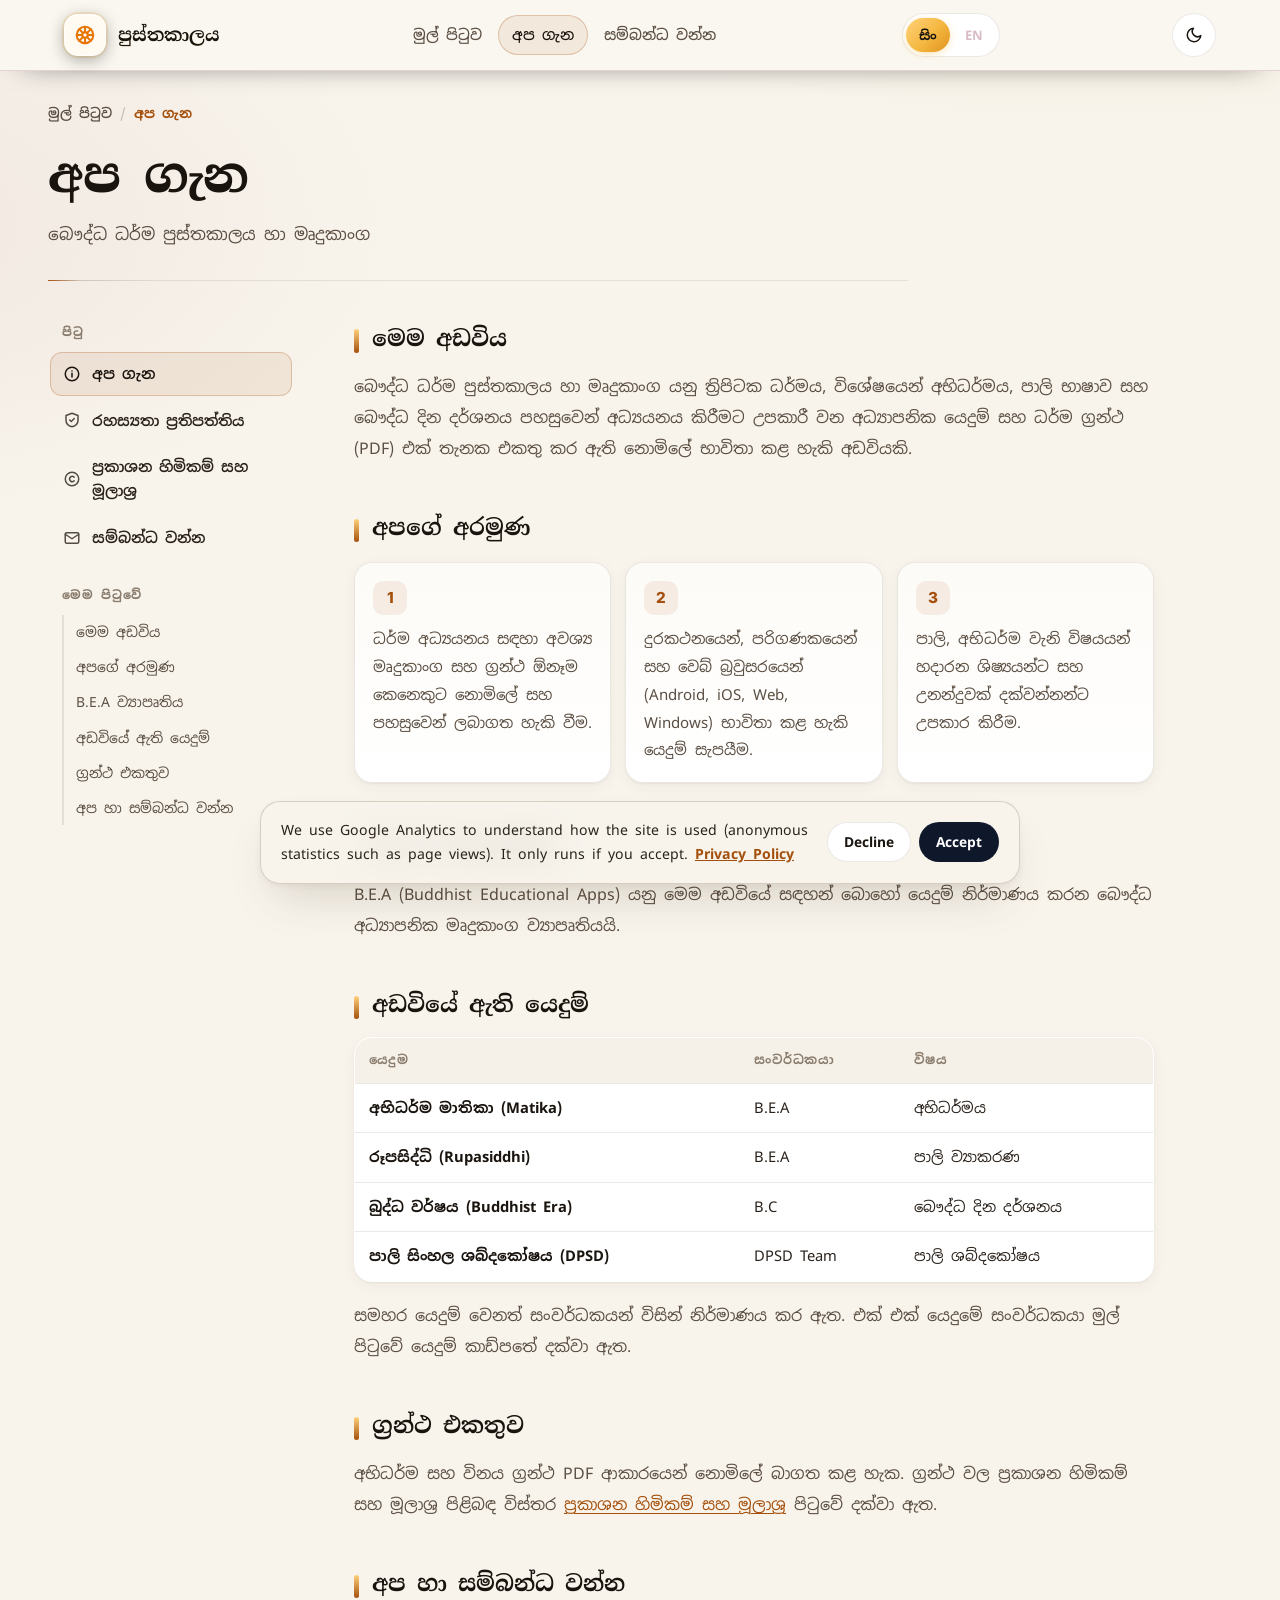
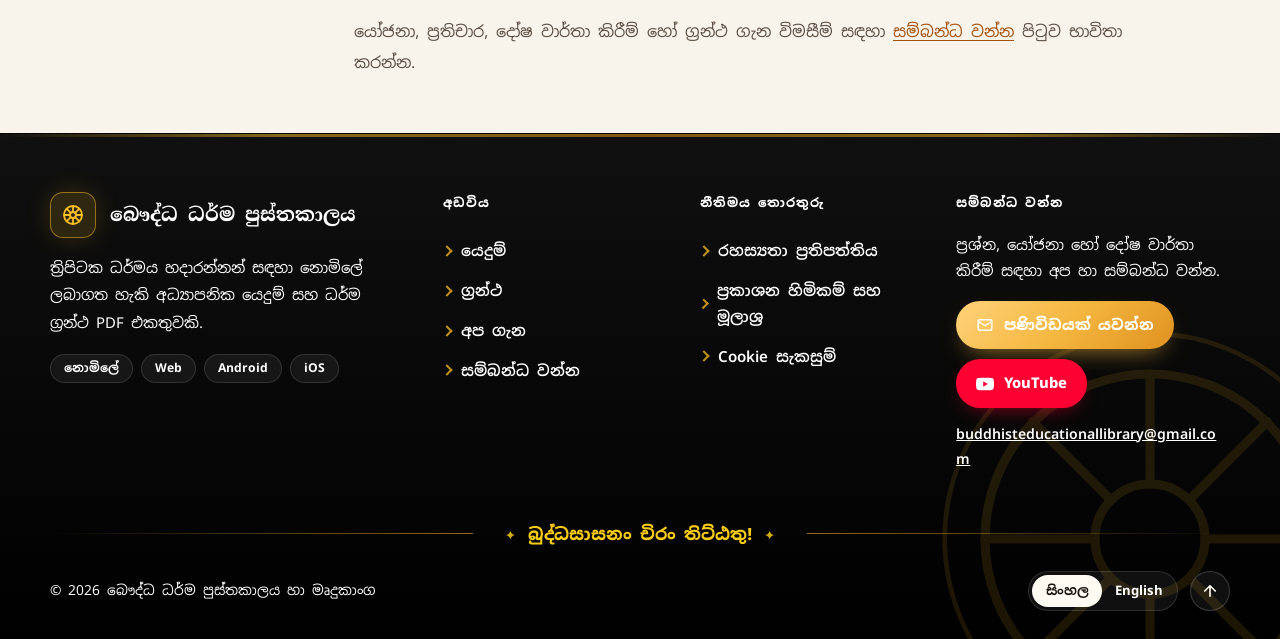
<file: about.html>
<!DOCTYPE html>
<html lang="si">
<head>
  <meta charset="UTF-8">
  <meta name="viewport" content="width=device-width, initial-scale=1.0">
  <title data-title-en="About | Buddhist Dhamma Library & Apps">අප ගැන | බෞද්ධ ධර්ම පුස්තකාලය හා මෘදුකාංග</title>
  <meta name="description" content="බෞද්ධ ධර්ම පුස්තකාලය හා මෘදුකාංග අඩවිය, B.E.A ව්‍යාපෘතිය සහ එහි අරමුණු ගැන දැනගන්න." data-content-en="Learn about the Buddhist Dhamma Library & Apps website, the B.E.A project and its aims.">
  <link rel="canonical" href="https://buddhistapps.vercel.app/about.html">
  <meta name="robots" content="index, follow">
  <meta name="theme-color" content="#3a0816">
  <link rel="icon" type="image/png" sizes="48x48" href="favicon.png">
  <link rel="preconnect" href="https://fonts.googleapis.com">
  <link rel="preconnect" href="https://fonts.gstatic.com" crossorigin>
  <link rel="stylesheet" href="https://fonts.googleapis.com/css2?family=Noto+Serif+Sinhala:wght@500;600;700;800&family=Noto+Sans+Sinhala:wght@400;500;600;700&family=Inter:wght@400;500;600;700&display=swap">
  <link rel="stylesheet" href="main.css?v=39">
  <link rel="stylesheet" href="modern.css?v=1">
  <script>
    (function() {
      try {
        const saved = localStorage.getItem('buddhist_apps_theme') || 'dark';
        document.documentElement.classList.toggle('light', saved === 'light');
        document.documentElement.setAttribute('data-theme', saved);
      } catch (e) {
        document.documentElement.classList.add('dark');
      }
    })();
  </script>
  <script src="i18n.js?v=2"></script>
  <script src="site.js?v=6"></script>
</head>
<body>

  <header class="site-header">
    <div class="container header-inner">
      <a href="index.html" class="brand" aria-label="මුල් පිටුව" data-i18n-aria="nav.home">
        <span class="brand-mark" aria-hidden="true">
          <svg viewBox="0 0 24 24" width="22" height="22" fill="none" stroke="currentColor" stroke-width="1.8" stroke-linecap="round" stroke-linejoin="round">
            <circle cx="12" cy="12" r="3"/>
            <circle cx="12" cy="12" r="9"/>
            <path d="M12 3v6M12 15v6M3 12h6M15 12h6M5.6 5.6l4.2 4.2M14.2 14.2l4.2 4.2M18.4 5.6l-4.2 4.2M9.8 14.2l-4.2 4.2"/>
          </svg>
        </span>
        <span class="brand-name" data-i18n="brand">පුස්තකාලය</span>
      </a>
      <nav class="site-nav" aria-label="ප්‍රධාන සබැඳි" data-i18n-aria="nav.aria">
        <a href="index.html" data-i18n="nav.home">මුල් පිටුව</a>
        <a href="about.html" aria-current="page" data-i18n="nav.about">අප ගැන</a>
        <a href="contact.html" data-i18n="nav.contact">සම්බන්ධ වන්න</a>
      </nav>
      <div class="lang-switch" role="group" aria-label="භාෂාව / Language" data-i18n-aria="lang.aria">
        <button type="button" data-set-lang="si" aria-pressed="true" title="සිංහල">සිං</button>
        <button type="button" data-set-lang="en" aria-pressed="false" title="English">EN</button>
      </div>
      <button class="theme-toggle" onclick="toggleTheme()" title="තේමාව මාරු කරන්න" aria-label="තේමාව මාරු කරන්න" data-i18n-title="theme.toggle" data-i18n-aria="theme.toggle">
        <span class="theme-toggle-icon" aria-hidden="true"></span>
      </button>
    </div>
  </header>

  <main class="container page-main">
    <nav class="crumbs" aria-label="breadcrumb">
      <a href="index.html" data-i18n="nav.home">මුල් පිටුව</a><span class="sep">/</span><span aria-current="page" data-i18n="nav.about"></span>
    </nav>
    <header class="page-head">
      <h1><span data-lang="si">අප ගැන</span><span data-lang="en">About Us</span></h1>
      <p class="page-lede"><span data-lang="si">බෞද්ධ ධර්ම පුස්තකාලය හා මෘදුකාංග</span><span data-lang="en">Buddhist Dhamma Library & Apps</span></p>
    </header>

    <div class="doc-layout">
      <aside class="doc-aside">
        <nav aria-labelledby="pgT">
          <p class="doc-box-title" id="pgT" data-i18n="pages.title">පිටු</p>
          <ul class="doc-pages">
          <li><a href="about.html" aria-current="page"><svg width="18" height="18" viewBox="0 0 24 24" fill="none" stroke="currentColor" stroke-width="2" stroke-linecap="round" stroke-linejoin="round"><circle cx="12" cy="12" r="9"/><path d="M12 11v5M12 8h.01"/></svg><span data-i18n="nav.about"></span></a></li>
          <li><a href="privacy.html"><svg width="18" height="18" viewBox="0 0 24 24" fill="none" stroke="currentColor" stroke-width="2" stroke-linecap="round" stroke-linejoin="round"><path d="M12 3l8 3v6c0 4.5-3.2 8-8 9-4.8-1-8-4.5-8-9V6z"/><path d="M9 12l2 2 4-4"/></svg><span data-i18n="footer.privacy"></span></a></li>
          <li><a href="copyright.html"><svg width="18" height="18" viewBox="0 0 24 24" fill="none" stroke="currentColor" stroke-width="2" stroke-linecap="round" stroke-linejoin="round"><circle cx="12" cy="12" r="9"/><path d="M14.8 9.5a3.5 3.5 0 100 5"/></svg><span data-i18n="footer.copyright"></span></a></li>
          <li><a href="contact.html"><svg width="18" height="18" viewBox="0 0 24 24" fill="none" stroke="currentColor" stroke-width="2" stroke-linecap="round" stroke-linejoin="round"><rect x="3" y="5" width="18" height="14" rx="2"/><path d="M3 7l9 6 9-6"/></svg><span data-i18n="nav.contact"></span></a></li>
          </ul>
        </nav>
        <nav class="doc-toc-box" id="docTocBox" aria-labelledby="tocT" hidden>
          <p class="doc-box-title" id="tocT" data-i18n="toc.title">මෙම පිටුවේ</p>
          <ol class="doc-toc" id="docToc"></ol>
        </nav>
      </aside>

      <article class="doc-article">
      <div data-lang="si">
      <h2>මෙම අඩවිය</h2>
      <p>
        බෞද්ධ ධර්ම පුස්තකාලය හා මෘදුකාංග යනු ත්‍රිපිටක ධර්මය, විශේෂයෙන් අභිධර්මය, පාලි භාෂාව සහ බෞද්ධ දින දර්ශනය පහසුවෙන් අධ්‍යයනය කිරීමට උපකාරී වන අධ්‍යාපනික යෙදුම් සහ ධර්ම ග්‍රන්ථ (PDF) එක් තැනක එකතු කර ඇති නොමිලේ භාවිතා කළ හැකි අඩවියකි.
      </p>

      <h2>අපගේ අරමුණ</h2>
      <ul class="card-list">
        <li>ධර්ම අධ්‍යයනය සඳහා අවශ්‍ය මෘදුකාංග සහ ග්‍රන්ථ ඕනෑම කෙනෙකුට නොමිලේ සහ පහසුවෙන් ලබාගත හැකි වීම.</li>
        <li>දුරකථනයෙන්, පරිගණකයෙන් සහ වෙබ් බ්‍රවුසරයෙන් (Android, iOS, Web, Windows) භාවිතා කළ හැකි යෙදුම් සැපයීම.</li>
        <li>පාලි, අභිධර්ම වැනි විෂයයන් හදාරන ශිෂ්‍යයන්ට සහ උනන්දුවක් දක්වන්නන්ට උපකාර කිරීම.</li>
      </ul>

      <h2>B.E.A ව්‍යාපෘතිය</h2>
      <p>
        B.E.A (Buddhist Educational Apps) යනු මෙම අඩවියේ සඳහන් බොහෝ යෙදුම් නිර්මාණය කරන බෞද්ධ අධ්‍යාපනික මෘදුකාංග ව්‍යාපෘතියයි.
      </p>

      <h2>අඩවියේ ඇති යෙදුම්</h2>
      <table class="info-table">
        <thead>
          <tr><th>යෙදුම</th><th>සංවර්ධකයා</th><th>විෂය</th></tr>
        </thead>
        <tbody>
          <tr><td>අභිධර්ම මාතිකා (Matika)</td><td>B.E.A</td><td>අභිධර්මය</td></tr>
          <tr><td>රූපසිද්ධි (Rupasiddhi)</td><td>B.E.A</td><td>පාලි ව්‍යාකරණ</td></tr>
          <tr><td>බුද්ධ වර්ෂය (Buddhist Era)</td><td>B.C</td><td>බෞද්ධ දින දර්ශනය</td></tr>
          <tr><td>පාලි සිංහල ශබ්දකෝෂය (DPSD)</td><td>DPSD Team</td><td>පාලි ශබ්දකෝෂය</td></tr>
        </tbody>
      </table>
      <p>සමහර යෙදුම් වෙනත් සංවර්ධකයන් විසින් නිර්මාණය කර ඇත. එක් එක් යෙදුමේ සංවර්ධකයා මුල් පිටුවේ යෙදුම් කාඩ්පතේ දක්වා ඇත.</p>

      <h2>ග්‍රන්ථ එකතුව</h2>
      <p>
        අභිධර්ම සහ විනය ග්‍රන්ථ PDF ආකාරයෙන් නොමිලේ බාගත කළ හැක. ග්‍රන්ථ වල ප්‍රකාශන හිමිකම් සහ මූලාශ්‍ර පිළිබඳ විස්තර <a href="copyright.html">ප්‍රකාශන හිමිකම් සහ මූලාශ්‍ර</a> පිටුවේ දක්වා ඇත.
      </p>

      <h2>අප හා සම්බන්ධ වන්න</h2>
      <p>
        යෝජනා, ප්‍රතිචාර, දෝෂ වාර්තා කිරීම් හෝ ග්‍රන්ථ ගැන විමසීම් සඳහා <a href="contact.html">සම්බන්ධ වන්න</a> පිටුව භාවිතා කරන්න.
      </p>
    
      </div>
      <div data-lang="en">
      <h2>This website</h2>
      <p>
        Buddhist Dhamma Library &amp; Apps is a free website that brings together educational apps and Dhamma books (PDF) to help you study the Tipiṭaka teachings — especially the Abhidhamma, the Pāli language and the Buddhist calendar — with ease.
      </p>

      <h2>Our aim</h2>
      <ul class="card-list">
        <li>Making the apps and books needed for Dhamma study freely and easily available to everyone.</li>
        <li>Providing apps that work on phones, computers and web browsers (Android, iOS, Web, Windows).</li>
        <li>Helping students of subjects such as Pāli and the Abhidhamma, and everyone with an interest in them.</li>
      </ul>

      <h2>The B.E.A project</h2>
      <p>
        B.E.A (Buddhist Educational Apps) is the Buddhist educational software project that creates most of the apps listed on this site.
      </p>

      <h2>Apps on this site</h2>
      <table class="info-table">
        <thead>
          <tr><th>App</th><th>Developer</th><th>Subject</th></tr>
        </thead>
        <tbody>
          <tr><td>Abhidhamma Matika</td><td>B.E.A</td><td>Abhidhamma</td></tr>
          <tr><td>Rupasiddhi</td><td>B.E.A</td><td>Pāli grammar</td></tr>
          <tr><td>Buddhist Era</td><td>B.C</td><td>Buddhist calendar</td></tr>
          <tr><td>Pali–Sinhala Dictionary (DPSD)</td><td>DPSD Team</td><td>Pāli dictionary</td></tr>
        </tbody>
      </table>
      <p>Some apps were created by other developers. The developer of each app is shown on its card on the home page.</p>

      <h2>Book collection</h2>
      <p>
        Abhidhamma and Vinaya books are available to download free as PDFs. Details about copyright and sources are on the <a href="copyright.html">Copyright &amp; Sources</a> page.
      </p>

      <h2>Get in touch</h2>
      <p>
        For suggestions, feedback, bug reports or questions about the books, please use the <a href="contact.html">Contact</a> page.
      </p>
      </div>
      </article>
    </div>

    <footer class="site-footer">
      <div class="footer-inner">
        <div class="footer-grid">

          <div class="footer-col footer-about">
            <a href="index.html" class="footer-brand">
              <span class="brand-mark" aria-hidden="true">
                <svg viewBox="0 0 24 24" width="24" height="24" fill="none" stroke="currentColor" stroke-width="1.8" stroke-linecap="round" stroke-linejoin="round">
                  <circle cx="12" cy="12" r="3"/>
                  <circle cx="12" cy="12" r="9"/>
                  <path d="M12 3v6M12 15v6M3 12h6M15 12h6M5.6 5.6l4.2 4.2M14.2 14.2l4.2 4.2M18.4 5.6l-4.2 4.2M9.8 14.2l-4.2 4.2"/>
                </svg>
              </span>
              <span class="footer-brand-name" data-i18n="brand.full">බෞද්ධ ධර්ම පුස්තකාලය</span>
            </a>
            <p data-i18n="footer.blurb">ත්‍රිපිටක ධර්මය හදාරන්නන් සඳහා නොමිලේ ලබාගත හැකි අධ්‍යාපනික යෙදුම් සහ ධර්ම ග්‍රන්ථ PDF එකතුවකි.</p>
            <div class="footer-chips">
              <span class="footer-chip" data-i18n="footer.free">නොමිලේ</span>
              <span class="footer-chip">Web</span>
              <span class="footer-chip">Android</span>
              <span class="footer-chip">iOS</span>
            </div>
          </div>

          <nav class="footer-col" aria-labelledby="footerExplore">
            <h3 id="footerExplore" data-i18n="footer.explore">අඩවිය</h3>
            <ul>
              <li><a href="index.html#apps" data-i18n="nav.apps">යෙදුම්</a></li>
              <li><a href="index.html#books" data-i18n="nav.books">ග්‍රන්ථ</a></li>
              <li><a href="about.html" data-i18n="nav.about">අප ගැන</a></li>
              <li><a href="contact.html" data-i18n="nav.contact">සම්බන්ධ වන්න</a></li>
            </ul>
          </nav>

          <nav class="footer-col" aria-labelledby="footerLegal">
            <h3 id="footerLegal" data-i18n="footer.legal">නීතිමය තොරතුරු</h3>
            <ul>
              <li><a href="privacy.html" data-i18n="footer.privacy">රහස්‍යතා ප්‍රතිපත්තිය</a></li>
              <li><a href="copyright.html" data-i18n="footer.copyright">ප්‍රකාශන හිමිකම් සහ මූලාශ්‍ර</a></li>
              <li><button type="button" class="footer-link-btn" onclick="openCookieSettings()" data-i18n="footer.cookie">Cookie සැකසුම්</button></li>
            </ul>
          </nav>

          <div class="footer-col footer-contact">
            <h3 data-i18n="footer.contact">සම්බන්ධ වන්න</h3>
            <p class="footer-contact-text" data-i18n="footer.contactText">ප්‍රශ්න, යෝජනා හෝ දෝෂ වාර්තා කිරීම් සඳහා අප හා සම්බන්ධ වන්න.</p>
            <a href="contact.html" class="footer-cta">
              <svg viewBox="0 0 24 24" width="18" height="18" fill="none" stroke="currentColor" stroke-width="2" stroke-linecap="round" stroke-linejoin="round" aria-hidden="true"><rect x="3" y="5" width="18" height="14" rx="2"/><path d="m3 7 9 6 9-6"/></svg>
              <span data-i18n="footer.contactCta">පණිවිඩයක් යවන්න</span>
            </a>
            <a href="https://www.youtube.com/channel/UCEE-chO1DIJtN_PKkVTCtBQ" class="footer-cta footer-youtube" target="_blank" rel="noopener noreferrer">
              <svg viewBox="0 0 24 24" width="18" height="18" fill="currentColor" aria-hidden="true"><path d="M23.5 6.2a3 3 0 0 0-2.1-2.1C19.5 3.6 12 3.6 12 3.6s-7.5 0-9.4.5A3 3 0 0 0 .5 6.2 31 31 0 0 0 0 12a31 31 0 0 0 .5 5.8 3 3 0 0 0 2.1 2.1c1.9.5 9.4.5 9.4.5s7.5 0 9.4-.5a3 3 0 0 0 2.1-2.1A31 31 0 0 0 24 12a31 31 0 0 0-.5-5.8ZM9.6 15.6V8.4l6.2 3.6-6.2 3.6Z"/></svg>
              <span data-i18n="footer.youtube">YouTube නාලිකාව</span>
            </a>
            <a href="#" class="footer-mail" data-contact-email data-hide-if-no-email hidden></a>
          </div>

        </div>

        <div class="footer-blessing"><span data-i18n="footer.blessing">බුද්ධසාසනං චිරං තිට්ඨතු!</span></div>

        <div class="footer-bottom">
          <p class="footer-copy">© <span data-year>2026</span> <span data-i18n="footer.rightsName">බෞද්ධ ධර්ම පුස්තකාලය හා මෘදුකාංග</span></p>
          <div class="footer-bottom-right">
            <div class="lang-switch" role="group" aria-label="භාෂාව / Language" data-i18n-aria="lang.aria">
              <button type="button" data-set-lang="si" aria-pressed="true" title="සිංහල">සිංහල</button>
              <button type="button" data-set-lang="en" aria-pressed="false" title="English">English</button>
            </div>
            <button type="button" class="footer-top" onclick="window.scrollTo({top:0,behavior:'smooth'})" aria-label="ඉහළට යන්න" title="ඉහළට යන්න" data-i18n-aria="footer.top" data-i18n-title="footer.top">
              <svg viewBox="0 0 24 24" width="18" height="18" fill="none" stroke="currentColor" stroke-width="2.2" stroke-linecap="round" stroke-linejoin="round" aria-hidden="true"><path d="M12 19V5M5 12l7-7 7 7"/></svg>
            </button>
          </div>
        </div>
      </div>
    </footer>
  </main>

  <script src="page.js?v=1" defer></script>
  <script src="theme.js" defer></script>
  <script src="modern.js?v=1" defer></script>
</body>
</html>
</file>
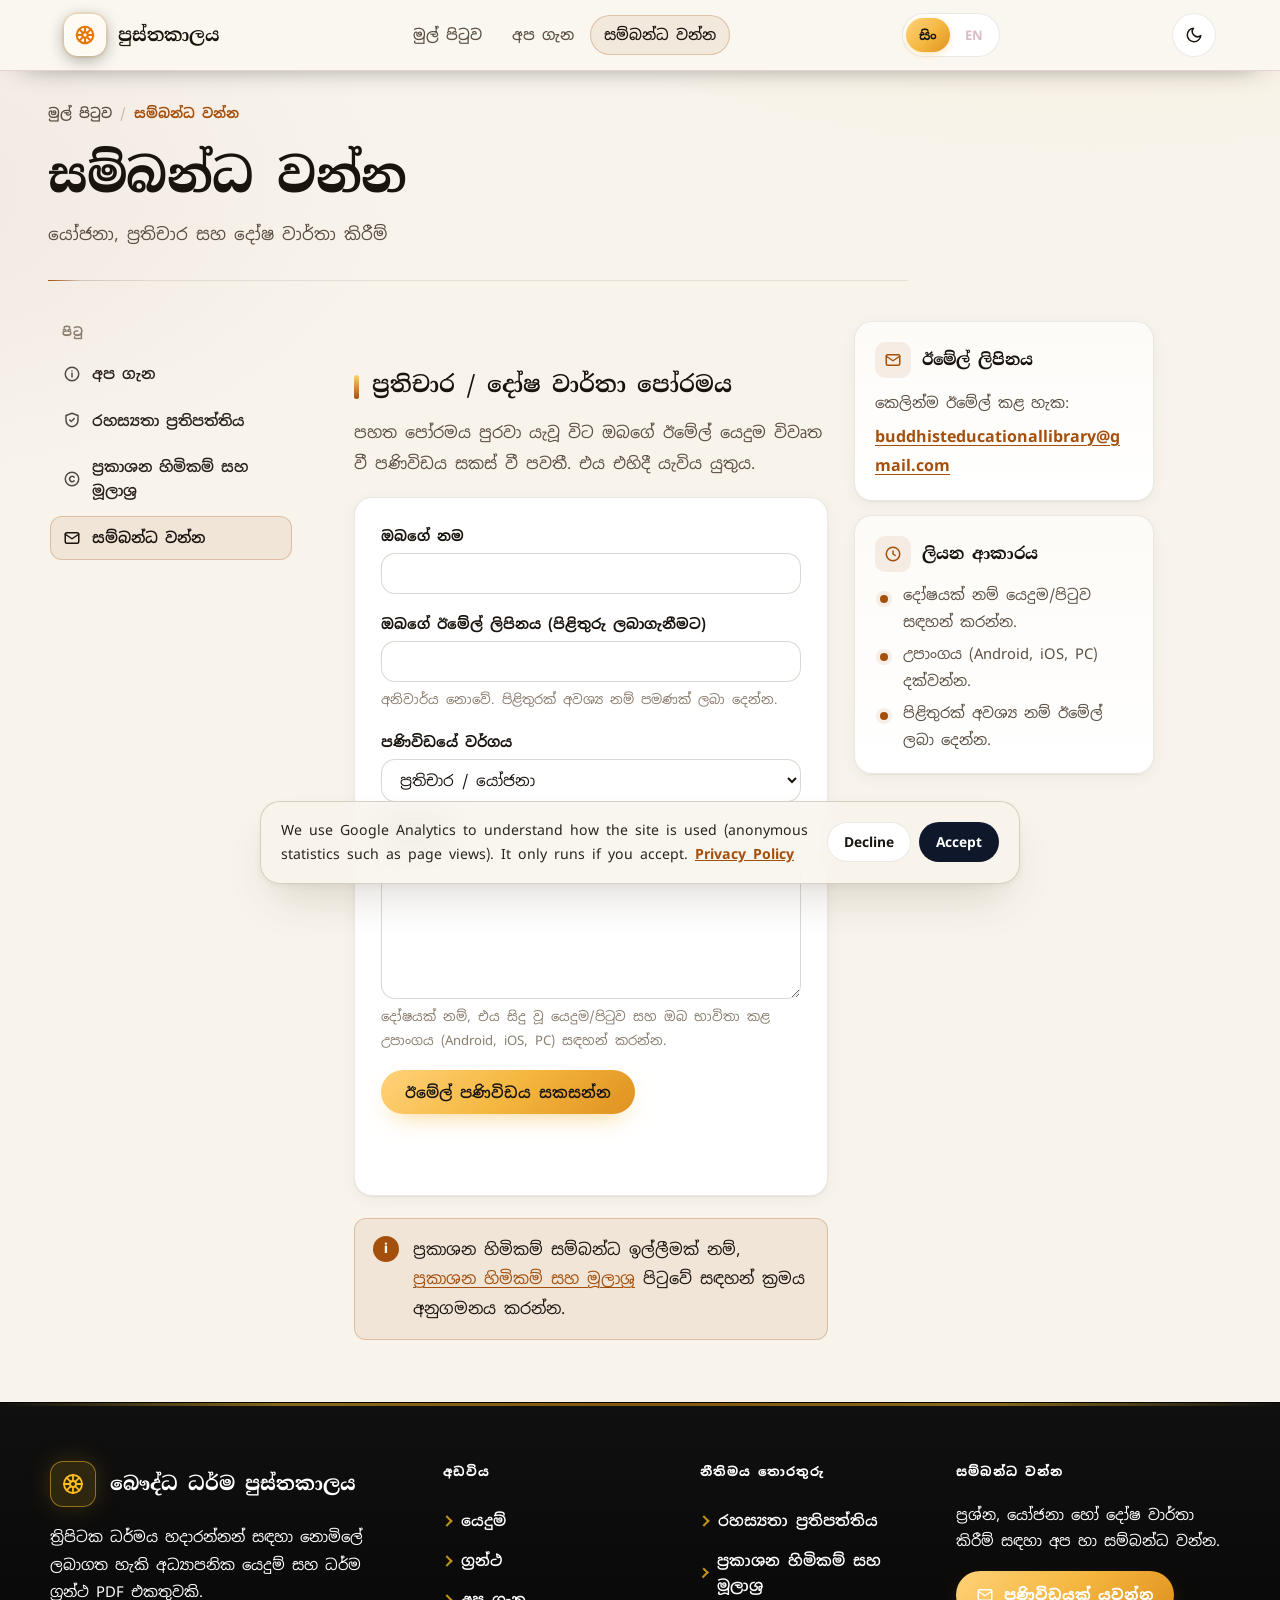
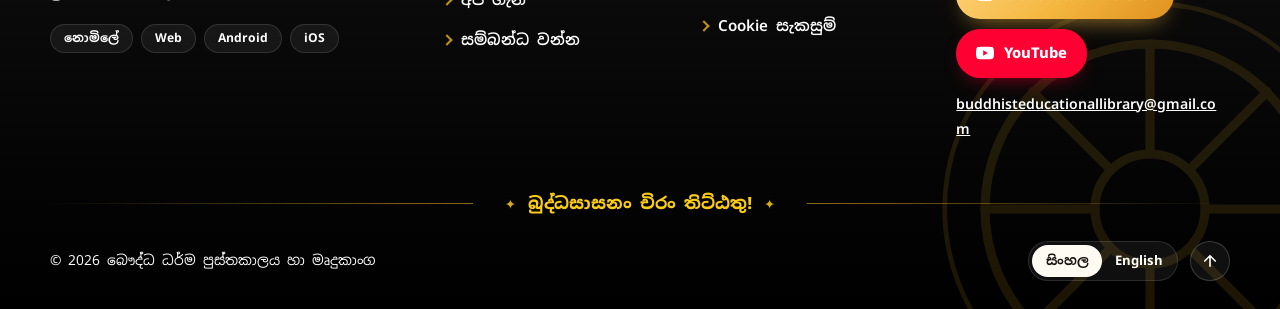
<file: contact.html>
<!DOCTYPE html>
<html lang="si">
<head>
  <meta charset="UTF-8">
  <meta name="viewport" content="width=device-width, initial-scale=1.0">
  <title data-title-en="Contact | Buddhist Dhamma Library & Apps">සම්බන්ධ වන්න | බෞද්ධ ධර්ම පුස්තකාලය හා මෘදුකාංග</title>
  <meta name="description" content="යෝජනා, ප්‍රතිචාර, දෝෂ වාර්තා සහ ප්‍රකාශන හිමිකම් ඉල්ලීම් සඳහා අප හා සම්බන්ධ වන්න." data-content-en="Contact us with suggestions, feedback, bug reports and copyright requests.">
  <link rel="canonical" href="https://buddhistapps.vercel.app/contact.html">
  <meta name="robots" content="index, follow">
  <meta name="theme-color" content="#3a0816">
  <link rel="icon" type="image/png" sizes="48x48" href="favicon.png">
  <link rel="preconnect" href="https://fonts.googleapis.com">
  <link rel="preconnect" href="https://fonts.gstatic.com" crossorigin>
  <link rel="stylesheet" href="https://fonts.googleapis.com/css2?family=Noto+Serif+Sinhala:wght@500;600;700;800&family=Noto+Sans+Sinhala:wght@400;500;600;700&family=Inter:wght@400;500;600;700&display=swap">
  <link rel="stylesheet" href="main.css?v=39">
  <link rel="stylesheet" href="modern.css?v=1">
  <script>
    (function() {
      try {
        const saved = localStorage.getItem('buddhist_apps_theme') || 'dark';
        document.documentElement.classList.toggle('light', saved === 'light');
        document.documentElement.setAttribute('data-theme', saved);
      } catch (e) {
        document.documentElement.classList.add('dark');
      }
    })();
  </script>
  <script src="i18n.js?v=2"></script>
  <script src="site.js?v=6"></script>
</head>
<body>

  <header class="site-header">
    <div class="container header-inner">
      <a href="index.html" class="brand" aria-label="මුල් පිටුව" data-i18n-aria="nav.home">
        <span class="brand-mark" aria-hidden="true">
          <svg viewBox="0 0 24 24" width="22" height="22" fill="none" stroke="currentColor" stroke-width="1.8" stroke-linecap="round" stroke-linejoin="round">
            <circle cx="12" cy="12" r="3"/>
            <circle cx="12" cy="12" r="9"/>
            <path d="M12 3v6M12 15v6M3 12h6M15 12h6M5.6 5.6l4.2 4.2M14.2 14.2l4.2 4.2M18.4 5.6l-4.2 4.2M9.8 14.2l-4.2 4.2"/>
          </svg>
        </span>
        <span class="brand-name" data-i18n="brand">පුස්තකාලය</span>
      </a>
      <nav class="site-nav" aria-label="ප්‍රධාන සබැඳි" data-i18n-aria="nav.aria">
        <a href="index.html" data-i18n="nav.home">මුල් පිටුව</a>
        <a href="about.html" data-i18n="nav.about">අප ගැන</a>
        <a href="contact.html" aria-current="page" data-i18n="nav.contact">සම්බන්ධ වන්න</a>
      </nav>
      <div class="lang-switch" role="group" aria-label="භාෂාව / Language" data-i18n-aria="lang.aria">
        <button type="button" data-set-lang="si" aria-pressed="true" title="සිංහල">සිං</button>
        <button type="button" data-set-lang="en" aria-pressed="false" title="English">EN</button>
      </div>
      <button class="theme-toggle" onclick="toggleTheme()" title="තේමාව මාරු කරන්න" aria-label="තේමාව මාරු කරන්න" data-i18n-title="theme.toggle" data-i18n-aria="theme.toggle">
        <span class="theme-toggle-icon" aria-hidden="true"></span>
      </button>
    </div>
  </header>

  <main class="container page-main">
    <nav class="crumbs" aria-label="breadcrumb">
      <a href="index.html" data-i18n="nav.home">මුල් පිටුව</a><span class="sep">/</span><span aria-current="page" data-i18n="nav.contact"></span>
    </nav>
    <header class="page-head">
      <h1><span data-lang="si">සම්බන්ධ වන්න</span><span data-lang="en">Contact Us</span></h1>
      <p class="page-lede"><span data-lang="si">යෝජනා, ප්‍රතිචාර සහ දෝෂ වාර්තා කිරීම්</span><span data-lang="en">Suggestions, feedback and bug reports</span></p>
    </header>

    <div class="doc-layout">
      <aside class="doc-aside">
        <nav aria-labelledby="pgT">
          <p class="doc-box-title" id="pgT" data-i18n="pages.title">පිටු</p>
          <ul class="doc-pages">
          <li><a href="about.html"><svg width="18" height="18" viewBox="0 0 24 24" fill="none" stroke="currentColor" stroke-width="2" stroke-linecap="round" stroke-linejoin="round"><circle cx="12" cy="12" r="9"/><path d="M12 11v5M12 8h.01"/></svg><span data-i18n="nav.about"></span></a></li>
          <li><a href="privacy.html"><svg width="18" height="18" viewBox="0 0 24 24" fill="none" stroke="currentColor" stroke-width="2" stroke-linecap="round" stroke-linejoin="round"><path d="M12 3l8 3v6c0 4.5-3.2 8-8 9-4.8-1-8-4.5-8-9V6z"/><path d="M9 12l2 2 4-4"/></svg><span data-i18n="footer.privacy"></span></a></li>
          <li><a href="copyright.html"><svg width="18" height="18" viewBox="0 0 24 24" fill="none" stroke="currentColor" stroke-width="2" stroke-linecap="round" stroke-linejoin="round"><circle cx="12" cy="12" r="9"/><path d="M14.8 9.5a3.5 3.5 0 100 5"/></svg><span data-i18n="footer.copyright"></span></a></li>
          <li><a href="contact.html" aria-current="page"><svg width="18" height="18" viewBox="0 0 24 24" fill="none" stroke="currentColor" stroke-width="2" stroke-linecap="round" stroke-linejoin="round"><rect x="3" y="5" width="18" height="14" rx="2"/><path d="M3 7l9 6 9-6"/></svg><span data-i18n="nav.contact"></span></a></li>
          </ul>
        </nav>
        <nav class="doc-toc-box" id="docTocBox" aria-labelledby="tocT" hidden>
          <p class="doc-box-title" id="tocT" data-i18n="toc.title">මෙම පිටුවේ</p>
          <ol class="doc-toc" id="docToc"></ol>
        </nav>
      </aside>

      <article class="doc-article">
      <div class="contact-layout">
      <div class="contact-main">
      <div data-lang="si">
      <h2>ප්‍රතිචාර / දෝෂ වාර්තා පෝරමය</h2>
      <p>පහත පෝරමය පුරවා යැවූ විට ඔබගේ ඊමේල් යෙදුම විවෘත වී පණිවිඩය සකස් වී පවතී. එය එහිදී යැවිය යුතුය.</p>
      </div>
      <div data-lang="en">
      <h2>Feedback / bug report form</h2>
      <p>When you fill in and submit the form below, your email app opens with the message prepared. Please send it from there.</p>
      </div>

      <form class="contact-form" id="contactForm" novalidate>
        <div class="form-row">
          <label for="cfName"><span data-lang="si">ඔබගේ නම</span><span data-lang="en">Your name</span></label>
          <input type="text" id="cfName" name="name" autocomplete="name" required>
        </div>

        <div class="form-row">
          <label for="cfEmail"><span data-lang="si">ඔබගේ ඊමේල් ලිපිනය (පිළිතුරු ලබාගැනීමට)</span><span data-lang="en">Your email address (to receive a reply)</span></label>
          <input type="email" id="cfEmail" name="email" autocomplete="email">
          <span class="form-hint"><span data-lang="si">අනිවාර්ය නොවේ. පිළිතුරක් අවශ්‍ය නම් පමණක් ලබා දෙන්න.</span><span data-lang="en">Optional. Provide it only if you would like a reply.</span></span>
        </div>

        <div class="form-row">
          <label for="cfType"><span data-lang="si">පණිවිඩයේ වර්ගය</span><span data-lang="en">Message type</span></label>
          <select id="cfType" name="type">
            <option value="feedback" data-i18n="contact.type.feedback">ප්‍රතිචාර / යෝජනා</option>
            <option value="bug" data-i18n="contact.type.bug">දෝෂ වාර්තාව (Bug report)</option>
            <option value="books" data-i18n="contact.type.books">ග්‍රන්ථ පිළිබඳ විමසීම</option>
            <option value="copyright" data-i18n="contact.type.copyright">ප්‍රකාශන හිමිකම් ඉල්ලීම / ඉවත් කිරීම</option>
            <option value="other" data-i18n="contact.type.other">වෙනත්</option>
          </select>
        </div>

        <div class="form-row">
          <label for="cfMessage"><span data-lang="si">පණිවිඩය</span><span data-lang="en">Message</span></label>
          <textarea id="cfMessage" name="message" required></textarea>
          <span class="form-hint"><span data-lang="si">දෝෂයක් නම්, එය සිදු වූ යෙදුම/පිටුව සහ ඔබ භාවිතා කළ උපාංගය (Android, iOS, PC) සඳහන් කරන්න.</span><span data-lang="en">For a bug, please mention the app or page where it happened and the device you used (Android, iOS, PC).</span></span>
        </div>

        <button type="submit" class="form-submit"><span data-lang="si">ඊමේල් පණිවිඩය සකසන්න</span><span data-lang="en">Prepare email message</span></button>
        <p class="form-status" id="cfStatus" role="status" aria-live="polite"></p>
      </form>

      <div data-lang="si">
      <div class="note">
        ප්‍රකාශන හිමිකම් සම්බන්ධ ඉල්ලීමක් නම්, <a href="copyright.html">ප්‍රකාශන හිමිකම් සහ මූලාශ්‍ර</a> පිටුවේ සඳහන් ක්‍රමය අනුගමනය කරන්න.
      </div>
      </div>
      <div data-lang="en">
      <div class="note">
        For a copyright-related request, please follow the process described on the <a href="copyright.html">Copyright &amp; Sources</a> page.
      </div>
      </div>
      </div>
      <aside class="contact-side">
        <div class="info-card" data-hide-if-no-email>
          <h3><span class="ic"><svg width="18" height="18" viewBox="0 0 24 24" fill="none" stroke="currentColor" stroke-width="2" stroke-linecap="round" stroke-linejoin="round"><rect x="3" y="5" width="18" height="14" rx="2"/><path d="M3 7l9 6 9-6"/></svg></span><span><span data-lang="si">ඊමේල් ලිපිනය</span><span data-lang="en">Email address</span></span></h3>
          <p><span data-lang="si">කෙලින්ම ඊමේල් කළ හැක:</span><span data-lang="en">You can email us directly:</span></p>
          <a class="mail-link" href="#" data-contact-email>email</a>
        </div>
        <div class="info-card">
          <h3><span class="ic"><svg width="18" height="18" viewBox="0 0 24 24" fill="none" stroke="currentColor" stroke-width="2" stroke-linecap="round" stroke-linejoin="round"><path d="M12 8v4l3 2"/><circle cx="12" cy="12" r="9"/></svg></span><span><span data-lang="si">ලියන ආකාරය</span><span data-lang="en">Writing tips</span></span></h3>
          <div data-lang="si"><ul><li>දෝෂයක් නම් යෙදුම/පිටුව සඳහන් කරන්න.</li><li>උපාංගය (Android, iOS, PC) දක්වන්න.</li><li>පිළිතුරක් අවශ්‍ය නම් ඊමේල් ලබා දෙන්න.</li></ul></div>
          <div data-lang="en"><ul><li>For a bug, name the app or page.</li><li>Mention your device (Android, iOS, PC).</li><li>Add your email if you want a reply.</li></ul></div>
        </div>
      </aside>
      </div>
      </article>
    </div>

    <footer class="site-footer">
      <div class="footer-inner">
        <div class="footer-grid">

          <div class="footer-col footer-about">
            <a href="index.html" class="footer-brand">
              <span class="brand-mark" aria-hidden="true">
                <svg viewBox="0 0 24 24" width="24" height="24" fill="none" stroke="currentColor" stroke-width="1.8" stroke-linecap="round" stroke-linejoin="round">
                  <circle cx="12" cy="12" r="3"/>
                  <circle cx="12" cy="12" r="9"/>
                  <path d="M12 3v6M12 15v6M3 12h6M15 12h6M5.6 5.6l4.2 4.2M14.2 14.2l4.2 4.2M18.4 5.6l-4.2 4.2M9.8 14.2l-4.2 4.2"/>
                </svg>
              </span>
              <span class="footer-brand-name" data-i18n="brand.full">බෞද්ධ ධර්ම පුස්තකාලය</span>
            </a>
            <p data-i18n="footer.blurb">ත්‍රිපිටක ධර්මය හදාරන්නන් සඳහා නොමිලේ ලබාගත හැකි අධ්‍යාපනික යෙදුම් සහ ධර්ම ග්‍රන්ථ PDF එකතුවකි.</p>
            <div class="footer-chips">
              <span class="footer-chip" data-i18n="footer.free">නොමිලේ</span>
              <span class="footer-chip">Web</span>
              <span class="footer-chip">Android</span>
              <span class="footer-chip">iOS</span>
            </div>
          </div>

          <nav class="footer-col" aria-labelledby="footerExplore">
            <h3 id="footerExplore" data-i18n="footer.explore">අඩවිය</h3>
            <ul>
              <li><a href="index.html#apps" data-i18n="nav.apps">යෙදුම්</a></li>
              <li><a href="index.html#books" data-i18n="nav.books">ග්‍රන්ථ</a></li>
              <li><a href="about.html" data-i18n="nav.about">අප ගැන</a></li>
              <li><a href="contact.html" data-i18n="nav.contact">සම්බන්ධ වන්න</a></li>
            </ul>
          </nav>

          <nav class="footer-col" aria-labelledby="footerLegal">
            <h3 id="footerLegal" data-i18n="footer.legal">නීතිමය තොරතුරු</h3>
            <ul>
              <li><a href="privacy.html" data-i18n="footer.privacy">රහස්‍යතා ප්‍රතිපත්තිය</a></li>
              <li><a href="copyright.html" data-i18n="footer.copyright">ප්‍රකාශන හිමිකම් සහ මූලාශ්‍ර</a></li>
              <li><button type="button" class="footer-link-btn" onclick="openCookieSettings()" data-i18n="footer.cookie">Cookie සැකසුම්</button></li>
            </ul>
          </nav>

          <div class="footer-col footer-contact">
            <h3 data-i18n="footer.contact">සම්බන්ධ වන්න</h3>
            <p class="footer-contact-text" data-i18n="footer.contactText">ප්‍රශ්න, යෝජනා හෝ දෝෂ වාර්තා කිරීම් සඳහා අප හා සම්බන්ධ වන්න.</p>
            <a href="contact.html" class="footer-cta">
              <svg viewBox="0 0 24 24" width="18" height="18" fill="none" stroke="currentColor" stroke-width="2" stroke-linecap="round" stroke-linejoin="round" aria-hidden="true"><rect x="3" y="5" width="18" height="14" rx="2"/><path d="m3 7 9 6 9-6"/></svg>
              <span data-i18n="footer.contactCta">පණිවිඩයක් යවන්න</span>
            </a>
            <a href="https://www.youtube.com/channel/UCEE-chO1DIJtN_PKkVTCtBQ" class="footer-cta footer-youtube" target="_blank" rel="noopener noreferrer">
              <svg viewBox="0 0 24 24" width="18" height="18" fill="currentColor" aria-hidden="true"><path d="M23.5 6.2a3 3 0 0 0-2.1-2.1C19.5 3.6 12 3.6 12 3.6s-7.5 0-9.4.5A3 3 0 0 0 .5 6.2 31 31 0 0 0 0 12a31 31 0 0 0 .5 5.8 3 3 0 0 0 2.1 2.1c1.9.5 9.4.5 9.4.5s7.5 0 9.4-.5a3 3 0 0 0 2.1-2.1A31 31 0 0 0 24 12a31 31 0 0 0-.5-5.8ZM9.6 15.6V8.4l6.2 3.6-6.2 3.6Z"/></svg>
              <span data-i18n="footer.youtube">YouTube නාලිකාව</span>
            </a>
            <a href="#" class="footer-mail" data-contact-email data-hide-if-no-email hidden></a>
          </div>

        </div>

        <div class="footer-blessing"><span data-i18n="footer.blessing">බුද්ධසාසනං චිරං තිට්ඨතු!</span></div>

        <div class="footer-bottom">
          <p class="footer-copy">© <span data-year>2026</span> <span data-i18n="footer.rightsName">බෞද්ධ ධර්ම පුස්තකාලය හා මෘදුකාංග</span></p>
          <div class="footer-bottom-right">
            <div class="lang-switch" role="group" aria-label="භාෂාව / Language" data-i18n-aria="lang.aria">
              <button type="button" data-set-lang="si" aria-pressed="true" title="සිංහල">සිංහල</button>
              <button type="button" data-set-lang="en" aria-pressed="false" title="English">English</button>
            </div>
            <button type="button" class="footer-top" onclick="window.scrollTo({top:0,behavior:'smooth'})" aria-label="ඉහළට යන්න" title="ඉහළට යන්න" data-i18n-aria="footer.top" data-i18n-title="footer.top">
              <svg viewBox="0 0 24 24" width="18" height="18" fill="none" stroke="currentColor" stroke-width="2.2" stroke-linecap="round" stroke-linejoin="round" aria-hidden="true"><path d="M12 19V5M5 12l7-7 7 7"/></svg>
            </button>
          </div>
        </div>
      </div>
    </footer>
  </main>

  <script>
    (function () {
      var form = document.getElementById("contactForm");
      var status = document.getElementById("cfStatus");
      var tr = function (k) { return window.I18N ? window.I18N.t(k) : k; };

      document.addEventListener("languagechange", function () { status.textContent = ""; });

      form.addEventListener("submit", function (e) {
        e.preventDefault();

        var to = (window.SITE_CONFIG && window.SITE_CONFIG.contactEmail) || "";
        var name = form.name.value.trim();
        var email = form.email.value.trim();
        var typeLabel = form.type.options[form.type.selectedIndex].textContent;
        var message = form.message.value.trim();

        if (!name || !message) {
          status.textContent = tr("contact.err.fields");
          return;
        }
        if (!to) {
          status.textContent = tr("contact.err.noemail");
          return;
        }

        var subject = "[" + typeLabel + "] " + tr("contact.mail.subject");
        var body =
          tr("contact.mail.name") + ": " + name + "\n" +
          (email ? tr("contact.mail.email") + ": " + email + "\n" : "") +
          tr("contact.mail.type") + ": " + typeLabel + "\n\n" +
          message;

        window.location.href =
          "mailto:" + encodeURIComponent(to).replace(/%40/g, "@") +
          "?subject=" + encodeURIComponent(subject) +
          "&body=" + encodeURIComponent(body);

        status.textContent = tr("contact.ok");
      });
    })();
  </script>
  <script src="page.js?v=1" defer></script>
  <script src="theme.js" defer></script>
  <script src="modern.js?v=1" defer></script>
</body>
</html>
</file>
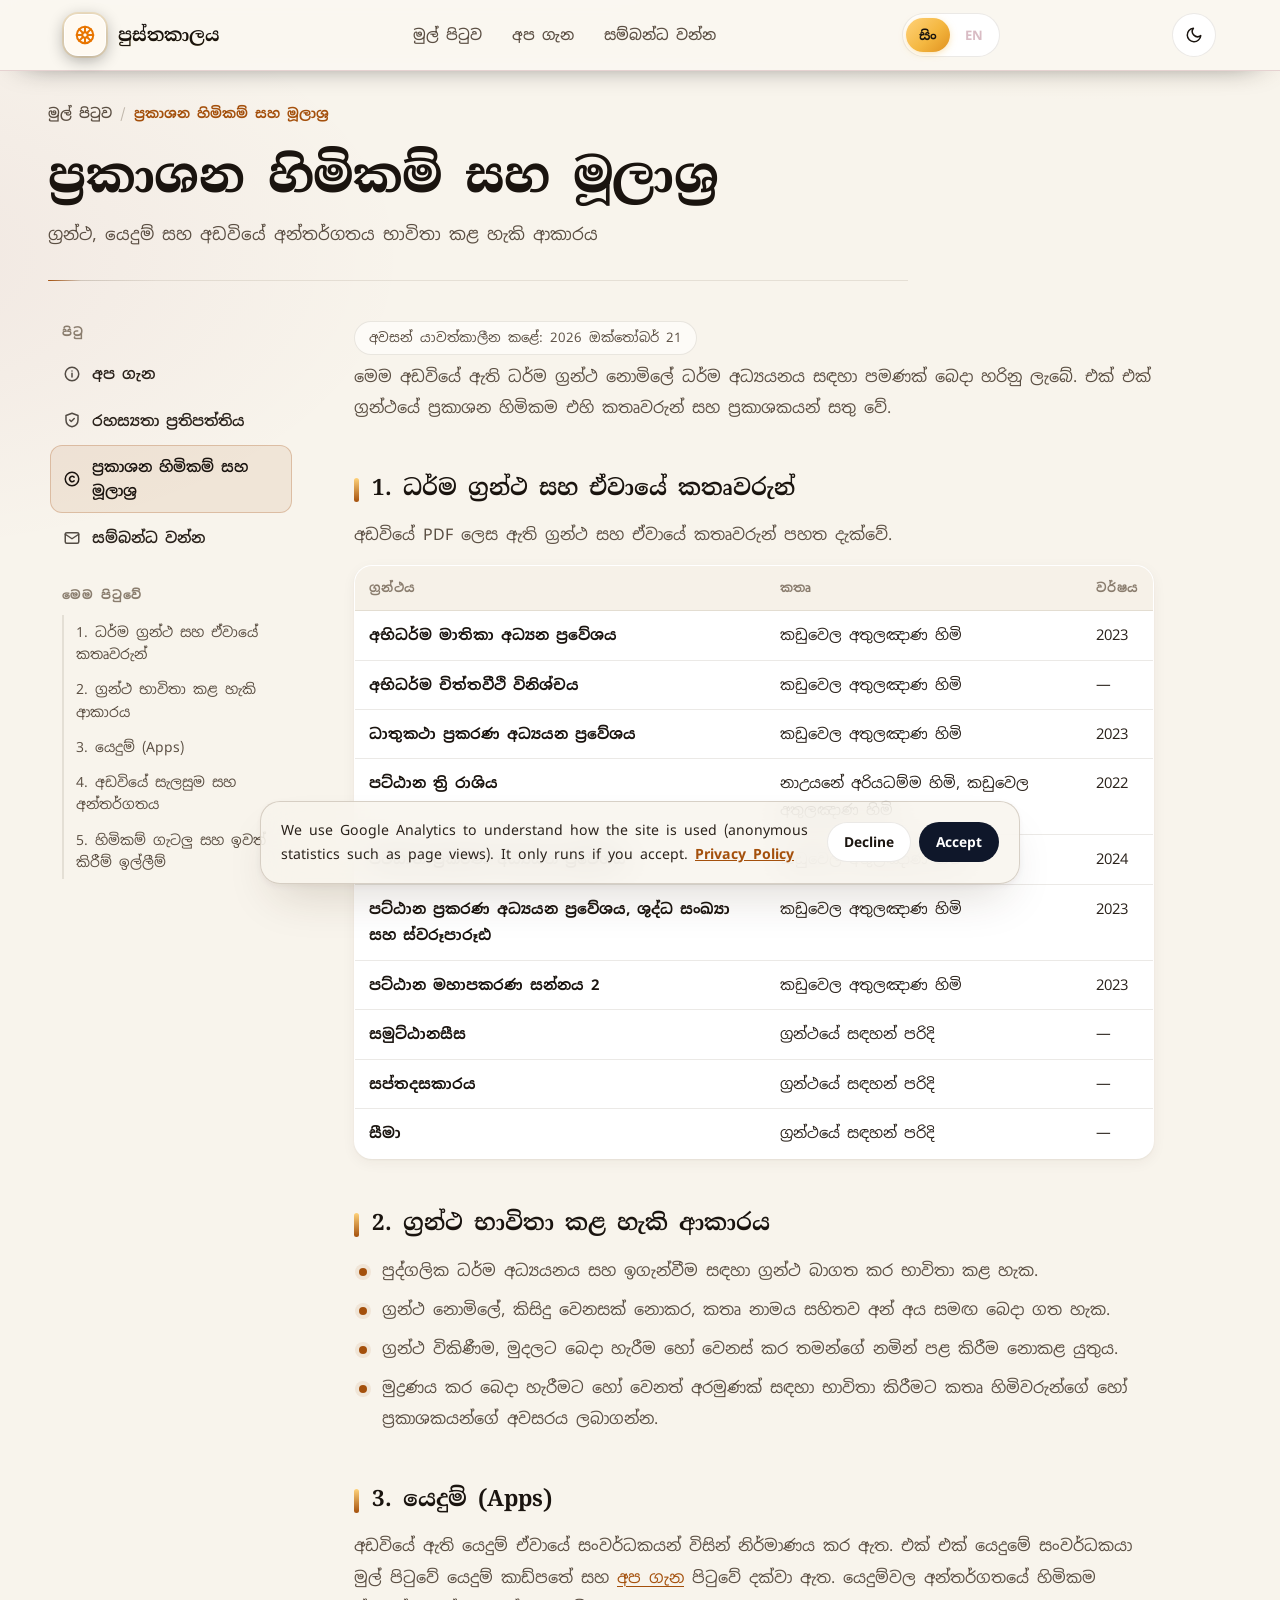
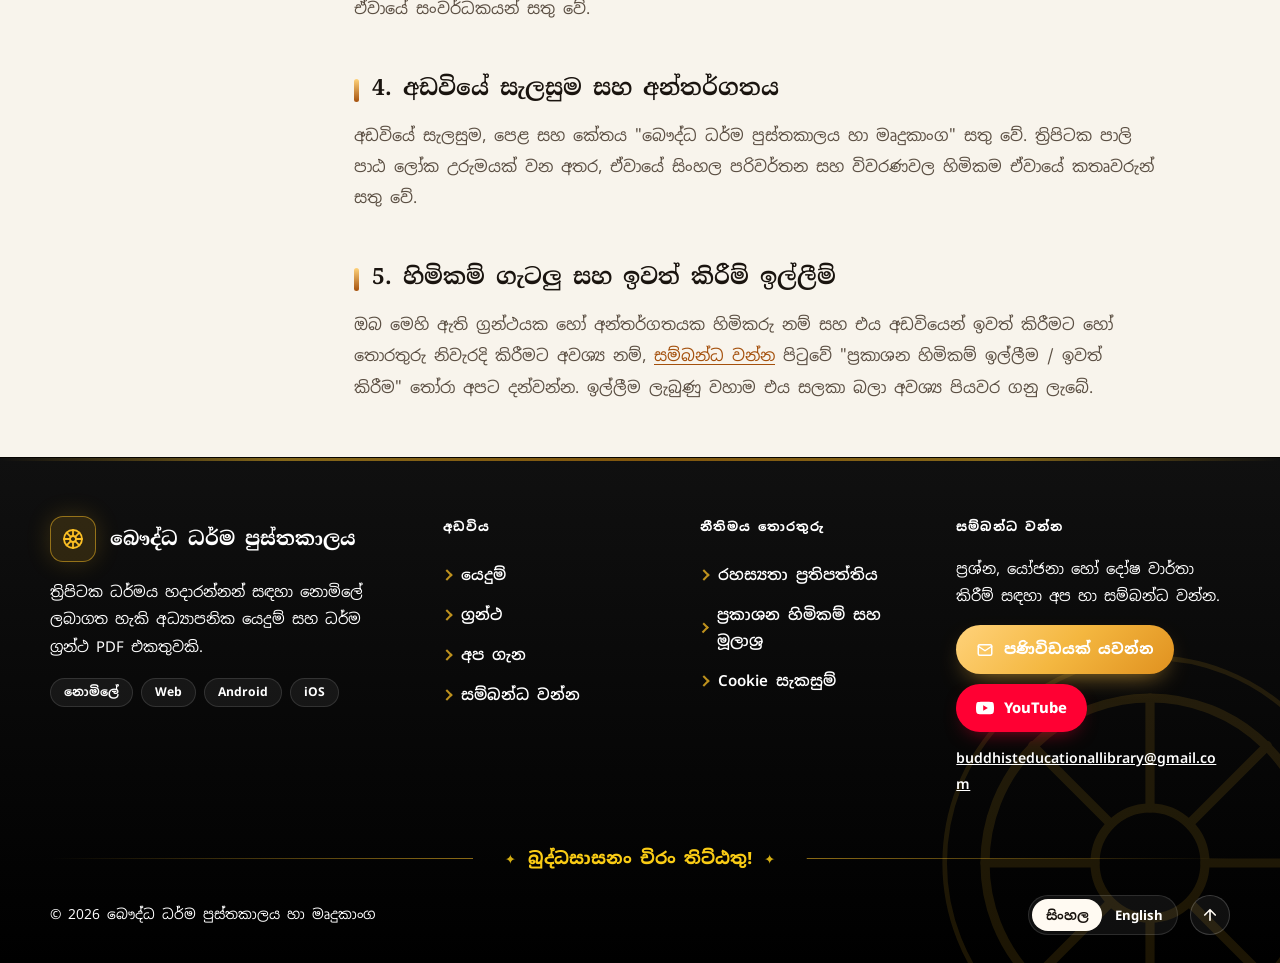
<file: copyright.html>
<!DOCTYPE html>
<html lang="si">
<head>
  <meta charset="UTF-8">
  <meta name="viewport" content="width=device-width, initial-scale=1.0">
  <title data-title-en="Copyright &amp; Sources | Buddhist Dhamma Library & Apps">ප්‍රකාශන හිමිකම් සහ මූලාශ්‍ර | බෞද්ධ ධර්ම පුස්තකාලය හා මෘදුකාංග</title>
  <meta name="description" content="බෞද්ධ ධර්ම පුස්තකාලයේ ඇති ධර්ම ග්‍රන්ථ, යෙදුම් සහ අඩවියේ අන්තර්ගතයේ ප්‍රකාශන හිමිකම්, මූලාශ්‍ර සහ භාවිත කොන්දේසි." data-content-en="Privacy policy: what this site collects, how Google Analytics and Firebase are used, and your choices.">
  <link rel="canonical" href="https://buddhistapps.vercel.app/copyright.html">
  <meta name="robots" content="index, follow">
  <meta name="theme-color" content="#3a0816">
  <link rel="icon" type="image/png" sizes="48x48" href="favicon.png">
  <link rel="preconnect" href="https://fonts.googleapis.com">
  <link rel="preconnect" href="https://fonts.gstatic.com" crossorigin>
  <link rel="stylesheet" href="https://fonts.googleapis.com/css2?family=Noto+Serif+Sinhala:wght@500;600;700;800&family=Noto+Sans+Sinhala:wght@400;500;600;700&family=Inter:wght@400;500;600;700&display=swap">
  <link rel="stylesheet" href="main.css?v=39">
  <link rel="stylesheet" href="modern.css?v=1">
  <script>
    (function() {
      try {
        const saved = localStorage.getItem('buddhist_apps_theme') || 'dark';
        document.documentElement.classList.toggle('light', saved === 'light');
        document.documentElement.setAttribute('data-theme', saved);
      } catch (e) {
        document.documentElement.classList.add('dark');
      }
    })();
  </script>
  <script src="i18n.js?v=2"></script>
  <script src="site.js?v=6"></script>
</head>
<body>

  <header class="site-header">
    <div class="container header-inner">
      <a href="index.html" class="brand" aria-label="මුල් පිටුව" data-i18n-aria="nav.home">
        <span class="brand-mark" aria-hidden="true">
          <svg viewBox="0 0 24 24" width="22" height="22" fill="none" stroke="currentColor" stroke-width="1.8" stroke-linecap="round" stroke-linejoin="round">
            <circle cx="12" cy="12" r="3"/>
            <circle cx="12" cy="12" r="9"/>
            <path d="M12 3v6M12 15v6M3 12h6M15 12h6M5.6 5.6l4.2 4.2M14.2 14.2l4.2 4.2M18.4 5.6l-4.2 4.2M9.8 14.2l-4.2 4.2"/>
          </svg>
        </span>
        <span class="brand-name" data-i18n="brand">පුස්තකාලය</span>
      </a>
      <nav class="site-nav" aria-label="ප්‍රධාන සබැඳි" data-i18n-aria="nav.aria">
        <a href="index.html" data-i18n="nav.home">මුල් පිටුව</a>
        <a href="about.html" data-i18n="nav.about">අප ගැන</a>
        <a href="contact.html" data-i18n="nav.contact">සම්බන්ධ වන්න</a>
      </nav>
      <div class="lang-switch" role="group" aria-label="භාෂාව / Language" data-i18n-aria="lang.aria">
        <button type="button" data-set-lang="si" aria-pressed="true" title="සිංහල">සිං</button>
        <button type="button" data-set-lang="en" aria-pressed="false" title="English">EN</button>
      </div>
      <button class="theme-toggle" onclick="toggleTheme()" title="තේමාව මාරු කරන්න" aria-label="තේමාව මාරු කරන්න" data-i18n-title="theme.toggle" data-i18n-aria="theme.toggle">
        <span class="theme-toggle-icon" aria-hidden="true"></span>
      </button>
    </div>
  </header>

  <main class="container page-main">
    <nav class="crumbs" aria-label="breadcrumb">
      <a href="index.html" data-i18n="nav.home">මුල් පිටුව</a><span class="sep">/</span><span aria-current="page" data-i18n="footer.copyright"></span>
    </nav>
    <header class="page-head">
      <h1><span data-lang="si">ප්‍රකාශන හිමිකම් සහ මූලාශ්‍ර</span><span data-lang="en">Copyright &amp; Sources</span></h1>
      <p class="page-lede"><span data-lang="si">ග්‍රන්ථ, යෙදුම් සහ අඩවියේ අන්තර්ගතය භාවිතා කළ හැකි ආකාරය</span><span data-lang="en">How the books, apps and site content may be used</span></p>
    </header>

    <div class="doc-layout">
      <aside class="doc-aside">
        <nav aria-labelledby="pgT">
          <p class="doc-box-title" id="pgT" data-i18n="pages.title">පිටු</p>
          <ul class="doc-pages">
          <li><a href="about.html"><svg width="18" height="18" viewBox="0 0 24 24" fill="none" stroke="currentColor" stroke-width="2" stroke-linecap="round" stroke-linejoin="round"><circle cx="12" cy="12" r="9"/><path d="M12 11v5M12 8h.01"/></svg><span data-i18n="nav.about"></span></a></li>
          <li><a href="privacy.html"><svg width="18" height="18" viewBox="0 0 24 24" fill="none" stroke="currentColor" stroke-width="2" stroke-linecap="round" stroke-linejoin="round"><path d="M12 3l8 3v6c0 4.5-3.2 8-8 9-4.8-1-8-4.5-8-9V6z"/><path d="M9 12l2 2 4-4"/></svg><span data-i18n="footer.privacy"></span></a></li>
          <li><a href="copyright.html" aria-current="page"><svg width="18" height="18" viewBox="0 0 24 24" fill="none" stroke="currentColor" stroke-width="2" stroke-linecap="round" stroke-linejoin="round"><circle cx="12" cy="12" r="9"/><path d="M14.8 9.5a3.5 3.5 0 100 5"/></svg><span data-i18n="footer.copyright"></span></a></li>
          <li><a href="contact.html"><svg width="18" height="18" viewBox="0 0 24 24" fill="none" stroke="currentColor" stroke-width="2" stroke-linecap="round" stroke-linejoin="round"><rect x="3" y="5" width="18" height="14" rx="2"/><path d="M3 7l9 6 9-6"/></svg><span data-i18n="nav.contact"></span></a></li>
          </ul>
        </nav>
        <nav class="doc-toc-box" id="docTocBox" aria-labelledby="tocT" hidden>
          <p class="doc-box-title" id="tocT" data-i18n="toc.title">මෙම පිටුවේ</p>
          <ol class="doc-toc" id="docToc"></ol>
        </nav>
      </aside>

      <article class="doc-article">
      <div data-lang="si">
      <p class="page-meta">අවසන් යාවත්කාලීන කළේ: 2026 ඔක්තෝබර් 21</p>

      <p>
        මෙම අඩවියේ ඇති ධර්ම ග්‍රන්ථ නොමිලේ ධර්ම අධ්‍යයනය සඳහා පමණක් බෙදා හරිනු ලැබේ. එක් එක් ග්‍රන්ථයේ ප්‍රකාශන හිමිකම එහි කතෘවරුන් සහ ප්‍රකාශකයන් සතු වේ.
      </p>

      <h2>1. ධර්ම ග්‍රන්ථ සහ ඒවායේ කතෘවරුන්</h2>
      <p>අඩවියේ PDF ලෙස ඇති ග්‍රන්ථ සහ ඒවායේ කතෘවරුන් පහත දැක්වේ.</p>
      <table class="info-table">
        <thead><tr><th>ග්‍රන්ථය</th><th>කතෘ</th><th>වර්ෂය</th></tr></thead>
        <tbody>
          <tr><td>අභිධර්ම මාතිකා අධ්‍යන ප්‍රවේශය</td><td>කඩුවෙල අතුලඤාණ හිමි</td><td>2023</td></tr>
          <tr><td>අභිධර්ම චිත්තවීථි විනිශ්චය</td><td>කඩුවෙල අතුලඤාණ හිමි</td><td>—</td></tr>
          <tr><td>ධාතුකථා ප්‍රකරණ අධ්‍යයන ප්‍රවේශය</td><td>කඩුවෙල අතුලඤාණ හිමි</td><td>2023</td></tr>
          <tr><td>පට්ඨාන ත්‍රි රාශිය</td><td>නාඋයනේ අරියධම්ම හිමි, කඩුවෙල අතුලඤාණ හිමි</td><td>2022</td></tr>
          <tr><td>පට්ඨාන ප්‍රකරණ අධ්‍යයන ප්‍රවේශය</td><td>කඩුවෙල අතුලඤාණ හිමි</td><td>2024</td></tr>
          <tr><td>පට්ඨාන ප්‍රකරණ අධ්‍යයන ප්‍රවේශය, ශුද්ධ සංඛ්‍යා සහ ස්වරූපාරූඪ</td><td>කඩුවෙල අතුලඤාණ හිමි</td><td>2023</td></tr>
          <tr><td>පට්ඨාන මහාපකරණ සන්නය 2</td><td>කඩුවෙල අතුලඤාණ හිමි</td><td>2023</td></tr>
          <tr><td>සමුට්ඨානසීස</td><td>ග්‍රන්ථයේ සඳහන් පරිදි</td><td>—</td></tr>
          <tr><td>සප්තදසකාරය</td><td>ග්‍රන්ථයේ සඳහන් පරිදි</td><td>—</td></tr>
          <tr><td>සීමා</td><td>ග්‍රන්ථයේ සඳහන් පරිදි</td><td>—</td></tr>
        </tbody>
      </table>

      <h2>2. ග්‍රන්ථ භාවිතා කළ හැකි ආකාරය</h2>
      <ul>
        <li>පුද්ගලික ධර්ම අධ්‍යයනය සහ ඉගැන්වීම සඳහා ග්‍රන්ථ බාගත කර භාවිතා කළ හැක.</li>
        <li>ග්‍රන්ථ නොමිලේ, කිසිදු වෙනසක් නොකර, කතෘ නාමය සහිතව අන් අය සමඟ බෙදා ගත හැක.</li>
        <li>ග්‍රන්ථ විකිණීම, මුදලට බෙදා හැරීම හෝ වෙනස් කර තමන්ගේ නමින් පළ කිරීම නොකළ යුතුය.</li>
        <li>මුද්‍රණය කර බෙදා හැරීමට හෝ වෙනත් අරමුණක් සඳහා භාවිතා කිරීමට කතෘ හිමිවරුන්ගේ හෝ ප්‍රකාශකයන්ගේ අවසරය ලබාගන්න.</li>
      </ul>

      <h2>3. යෙදුම් (Apps)</h2>
      <p>අඩවියේ ඇති යෙදුම් ඒවායේ සංවර්ධකයන් විසින් නිර්මාණය කර ඇත. එක් එක් යෙදුමේ සංවර්ධකයා මුල් පිටුවේ යෙදුම් කාඩ්පතේ සහ <a href="about.html">අප ගැන</a> පිටුවේ දක්වා ඇත. යෙදුම්වල අන්තර්ගතයේ හිමිකම ඒවායේ සංවර්ධකයන් සතු වේ.</p>

      <h2>4. අඩවියේ සැලසුම සහ අන්තර්ගතය</h2>
      <p>අඩවියේ සැලසුම, පෙළ සහ කේතය "බෞද්ධ ධර්ම පුස්තකාලය හා මෘදුකාංග" සතු වේ. ත්‍රිපිටක පාලි පාඨ ලෝක උරුමයක් වන අතර, ඒවායේ සිංහල පරිවර්තන සහ විවරණවල හිමිකම ඒවායේ කතෘවරුන් සතු වේ.</p>

      <h2>5. හිමිකම් ගැටලු සහ ඉවත් කිරීම් ඉල්ලීම්</h2>
      <p>ඔබ මෙහි ඇති ග්‍රන්ථයක හෝ අන්තර්ගතයක හිමිකරු නම් සහ එය අඩවියෙන් ඉවත් කිරීමට හෝ තොරතුරු නිවැරදි කිරීමට අවශ්‍ය නම්, <a href="contact.html">සම්බන්ධ වන්න</a> පිටුවේ "ප්‍රකාශන හිමිකම් ඉල්ලීම / ඉවත් කිරීම" තෝරා අපට දන්වන්න. ඉල්ලීම ලැබුණු වහාම එය සලකා බලා අවශ්‍ය පියවර ගනු ලැබේ.</p>
      </div>

      <div data-lang="en">
      <p class="page-meta">Last updated: 21 October 2026</p>

      <p>
        The Dhamma books on this site are shared free of charge for Dhamma study only. The copyright of each book belongs to its authors and publishers.
      </p>

      <h2>1. Dhamma books and their authors</h2>
      <p>The books available as PDFs on this site and their authors are listed below.</p>
      <table class="info-table">
        <thead><tr><th>Book</th><th>Author</th><th>Year</th></tr></thead>
        <tbody>
          <tr><td>An Approach to the Study of the Abhidhamma Mātikā</td><td>Ven. Kaduwela Atulañāṇa</td><td>2023</td></tr>
          <tr><td>Abhidhamma Cittavīthi Vinicchaya</td><td>Ven. Kaduwela Atulañāṇa</td><td>—</td></tr>
          <tr><td>An Approach to the Study of the Dhātukathā Treatise</td><td>Ven. Kaduwela Atulañāṇa</td><td>2023</td></tr>
          <tr><td>The Paṭṭhāna Three Groups (Tri-Rāsi)</td><td>Ven. Naauyane Ariyadhamma, Ven. Kaduwela Atulañāṇa</td><td>2022</td></tr>
          <tr><td>An Approach to the Study of the Paṭṭhāna Treatise</td><td>Ven. Kaduwela Atulañāṇa</td><td>2024</td></tr>
          <tr><td>Paṭṭhāna Treatise: Pure Numbers and Sarūpārūḷha</td><td>Ven. Kaduwela Atulañāṇa</td><td>2023</td></tr>
          <tr><td>Paṭṭhāna Mahāpakaraṇa Sannaya, Vol. 2</td><td>Ven. Kaduwela Atulañāṇa</td><td>2023</td></tr>
          <tr><td>Samuṭṭhānasīsa</td><td>As stated in the book</td><td>—</td></tr>
          <tr><td>Saptadasakāraya</td><td>As stated in the book</td><td>—</td></tr>
          <tr><td>Sīmā</td><td>As stated in the book</td><td>—</td></tr>
        </tbody>
      </table>

      <h2>2. How the books may be used</h2>
      <ul>
        <li>You may download and use the books for personal Dhamma study and teaching.</li>
        <li>You may share the books free of charge, unmodified and with the author's name.</li>
        <li>Do not sell the books, distribute them for a fee, or modify and publish them under your own name.</li>
        <li>For printed distribution or any other purpose, obtain permission from the authors or publishers.</li>
      </ul>

      <h2>3. Apps</h2>
      <p>The apps on this site were created by their developers. Each app's developer is shown on its card on the home page and on the <a href="about.html">About</a> page. The content of each app belongs to its developers.</p>

      <h2>4. Site design and content</h2>
      <p>The design, text and code of this site belong to "Buddhist Dhamma Library &amp; Apps". The Pāli texts of the Tipiṭaka are a shared heritage; the copyright of their Sinhala translations and commentaries belongs to their authors.</p>

      <h2>5. Copyright concerns and removal requests</h2>
      <p>If you own a book or other content on this site and want it removed or its details corrected, please let us know through the <a href="contact.html">Contact</a> page by choosing "Copyright request / removal". We will review the request and act on it promptly.</p>
      </div>
      </article>
    </div>

    <footer class="site-footer">
      <div class="footer-inner">
        <div class="footer-grid">

          <div class="footer-col footer-about">
            <a href="index.html" class="footer-brand">
              <span class="brand-mark" aria-hidden="true">
                <svg viewBox="0 0 24 24" width="24" height="24" fill="none" stroke="currentColor" stroke-width="1.8" stroke-linecap="round" stroke-linejoin="round">
                  <circle cx="12" cy="12" r="3"/>
                  <circle cx="12" cy="12" r="9"/>
                  <path d="M12 3v6M12 15v6M3 12h6M15 12h6M5.6 5.6l4.2 4.2M14.2 14.2l4.2 4.2M18.4 5.6l-4.2 4.2M9.8 14.2l-4.2 4.2"/>
                </svg>
              </span>
              <span class="footer-brand-name" data-i18n="brand.full">බෞද්ධ ධර්ම පුස්තකාලය</span>
            </a>
            <p data-i18n="footer.blurb">ත්‍රිපිටක ධර්මය හදාරන්නන් සඳහා නොමිලේ ලබාගත හැකි අධ්‍යාපනික යෙදුම් සහ ධර්ම ග්‍රන්ථ PDF එකතුවකි.</p>
            <div class="footer-chips">
              <span class="footer-chip" data-i18n="footer.free">නොමිලේ</span>
              <span class="footer-chip">Web</span>
              <span class="footer-chip">Android</span>
              <span class="footer-chip">iOS</span>
            </div>
          </div>

          <nav class="footer-col" aria-labelledby="footerExplore">
            <h3 id="footerExplore" data-i18n="footer.explore">අඩවිය</h3>
            <ul>
              <li><a href="index.html#apps" data-i18n="nav.apps">යෙදුම්</a></li>
              <li><a href="index.html#books" data-i18n="nav.books">ග්‍රන්ථ</a></li>
              <li><a href="about.html" data-i18n="nav.about">අප ගැන</a></li>
              <li><a href="contact.html" data-i18n="nav.contact">සම්බන්ධ වන්න</a></li>
            </ul>
          </nav>

          <nav class="footer-col" aria-labelledby="footerLegal">
            <h3 id="footerLegal" data-i18n="footer.legal">නීතිමය තොරතුරු</h3>
            <ul>
              <li><a href="privacy.html" data-i18n="footer.privacy">රහස්‍යතා ප්‍රතිපත්තිය</a></li>
              <li><a href="copyright.html" data-i18n="footer.copyright">ප්‍රකාශන හිමිකම් සහ මූලාශ්‍ර</a></li>
              <li><button type="button" class="footer-link-btn" onclick="openCookieSettings()" data-i18n="footer.cookie">Cookie සැකසුම්</button></li>
            </ul>
          </nav>

          <div class="footer-col footer-contact">
            <h3 data-i18n="footer.contact">සම්බන්ධ වන්න</h3>
            <p class="footer-contact-text" data-i18n="footer.contactText">ප්‍රශ්න, යෝජනා හෝ දෝෂ වාර්තා කිරීම් සඳහා අප හා සම්බන්ධ වන්න.</p>
            <a href="contact.html" class="footer-cta">
              <svg viewBox="0 0 24 24" width="18" height="18" fill="none" stroke="currentColor" stroke-width="2" stroke-linecap="round" stroke-linejoin="round" aria-hidden="true"><rect x="3" y="5" width="18" height="14" rx="2"/><path d="m3 7 9 6 9-6"/></svg>
              <span data-i18n="footer.contactCta">පණිවිඩයක් යවන්න</span>
            </a>
            <a href="https://www.youtube.com/channel/UCEE-chO1DIJtN_PKkVTCtBQ" class="footer-cta footer-youtube" target="_blank" rel="noopener noreferrer">
              <svg viewBox="0 0 24 24" width="18" height="18" fill="currentColor" aria-hidden="true"><path d="M23.5 6.2a3 3 0 0 0-2.1-2.1C19.5 3.6 12 3.6 12 3.6s-7.5 0-9.4.5A3 3 0 0 0 .5 6.2 31 31 0 0 0 0 12a31 31 0 0 0 .5 5.8 3 3 0 0 0 2.1 2.1c1.9.5 9.4.5 9.4.5s7.5 0 9.4-.5a3 3 0 0 0 2.1-2.1A31 31 0 0 0 24 12a31 31 0 0 0-.5-5.8ZM9.6 15.6V8.4l6.2 3.6-6.2 3.6Z"/></svg>
              <span data-i18n="footer.youtube">YouTube නාලිකාව</span>
            </a>
            <a href="#" class="footer-mail" data-contact-email data-hide-if-no-email hidden></a>
          </div>

        </div>

        <div class="footer-blessing"><span data-i18n="footer.blessing">බුද්ධසාසනං චිරං තිට්ඨතු!</span></div>

        <div class="footer-bottom">
          <p class="footer-copy">© <span data-year>2026</span> <span data-i18n="footer.rightsName">බෞද්ධ ධර්ම පුස්තකාලය හා මෘදුකාංග</span></p>
          <div class="footer-bottom-right">
            <div class="lang-switch" role="group" aria-label="භාෂාව / Language" data-i18n-aria="lang.aria">
              <button type="button" data-set-lang="si" aria-pressed="true" title="සිංහල">සිංහල</button>
              <button type="button" data-set-lang="en" aria-pressed="false" title="English">English</button>
            </div>
            <button type="button" class="footer-top" onclick="window.scrollTo({top:0,behavior:'smooth'})" aria-label="ඉහළට යන්න" title="ඉහළට යන්න" data-i18n-aria="footer.top" data-i18n-title="footer.top">
              <svg viewBox="0 0 24 24" width="18" height="18" fill="none" stroke="currentColor" stroke-width="2.2" stroke-linecap="round" stroke-linejoin="round" aria-hidden="true"><path d="M12 19V5M5 12l7-7 7 7"/></svg>
            </button>
          </div>
        </div>
      </div>
    </footer>
  </main>

  <script src="page.js?v=1" defer></script>
  <script src="theme.js" defer></script>
  <script src="modern.js?v=1" defer></script>
</body>
</html>
</file>
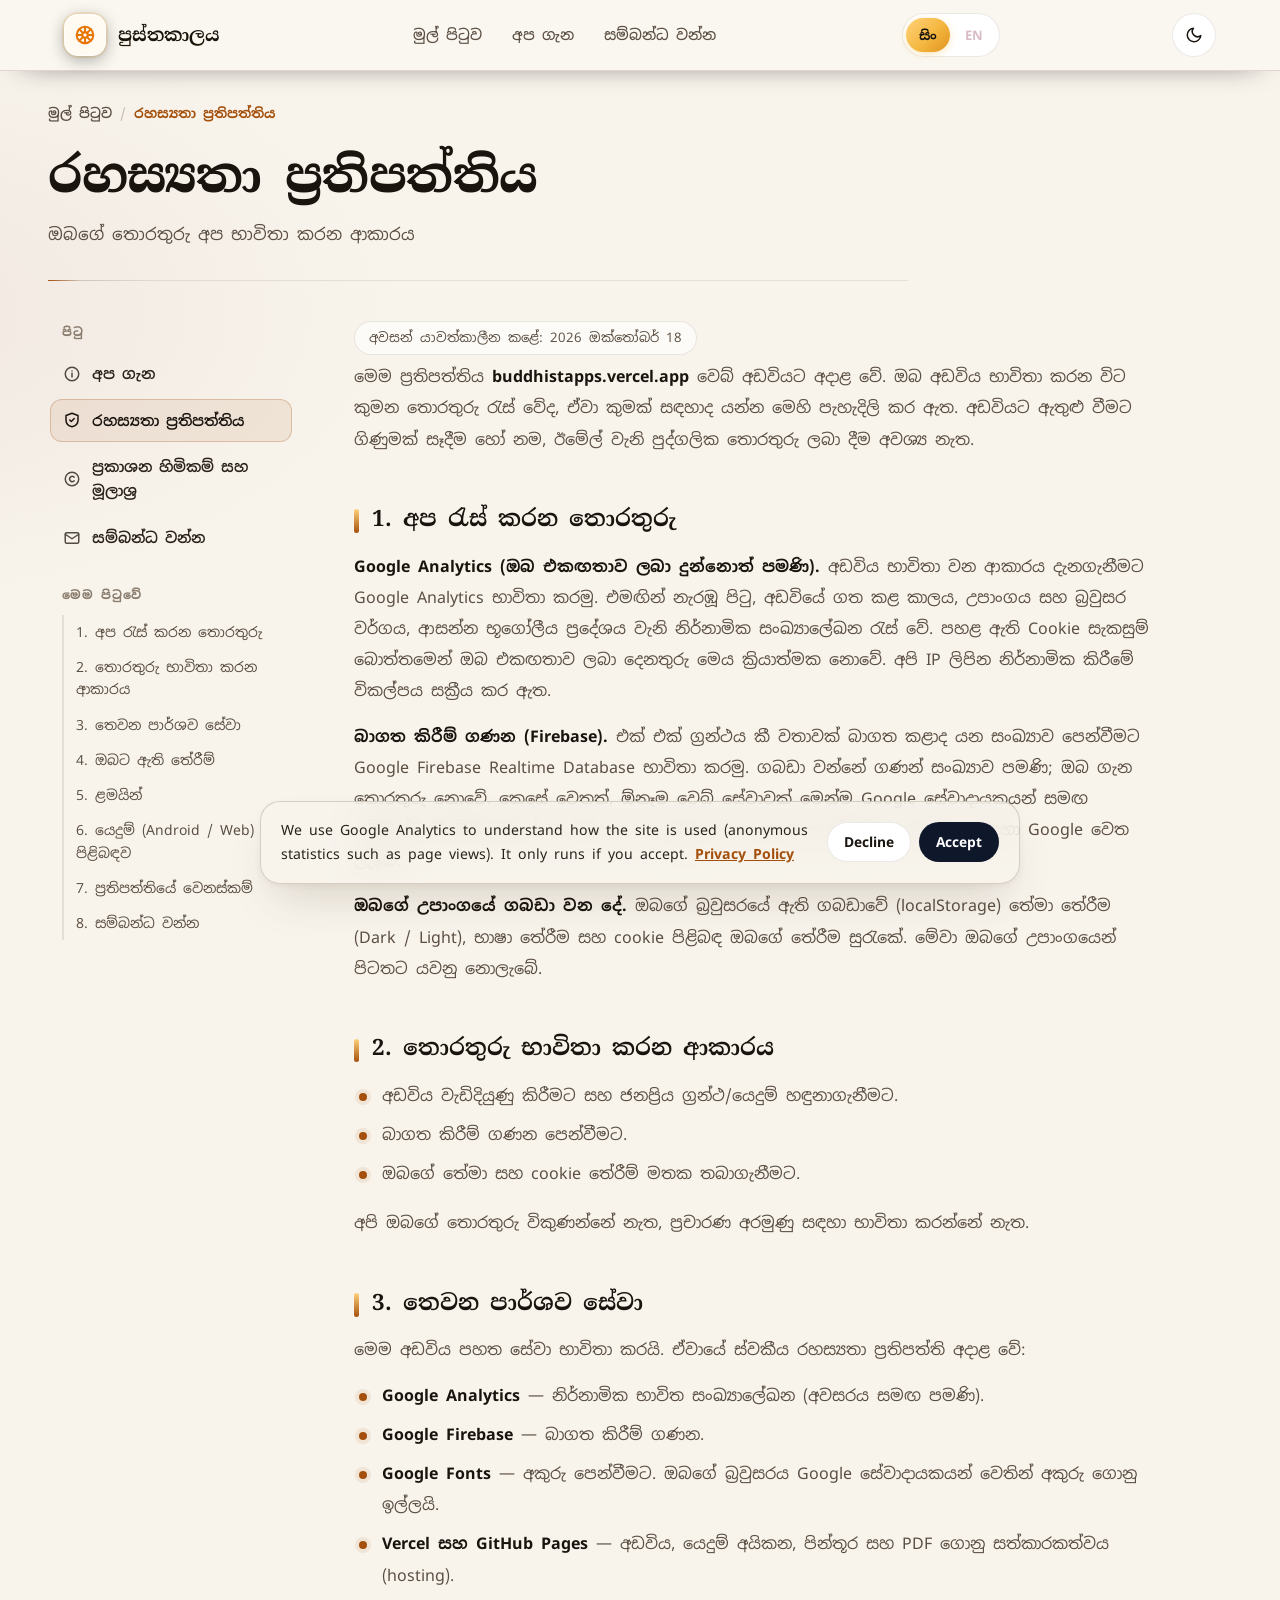
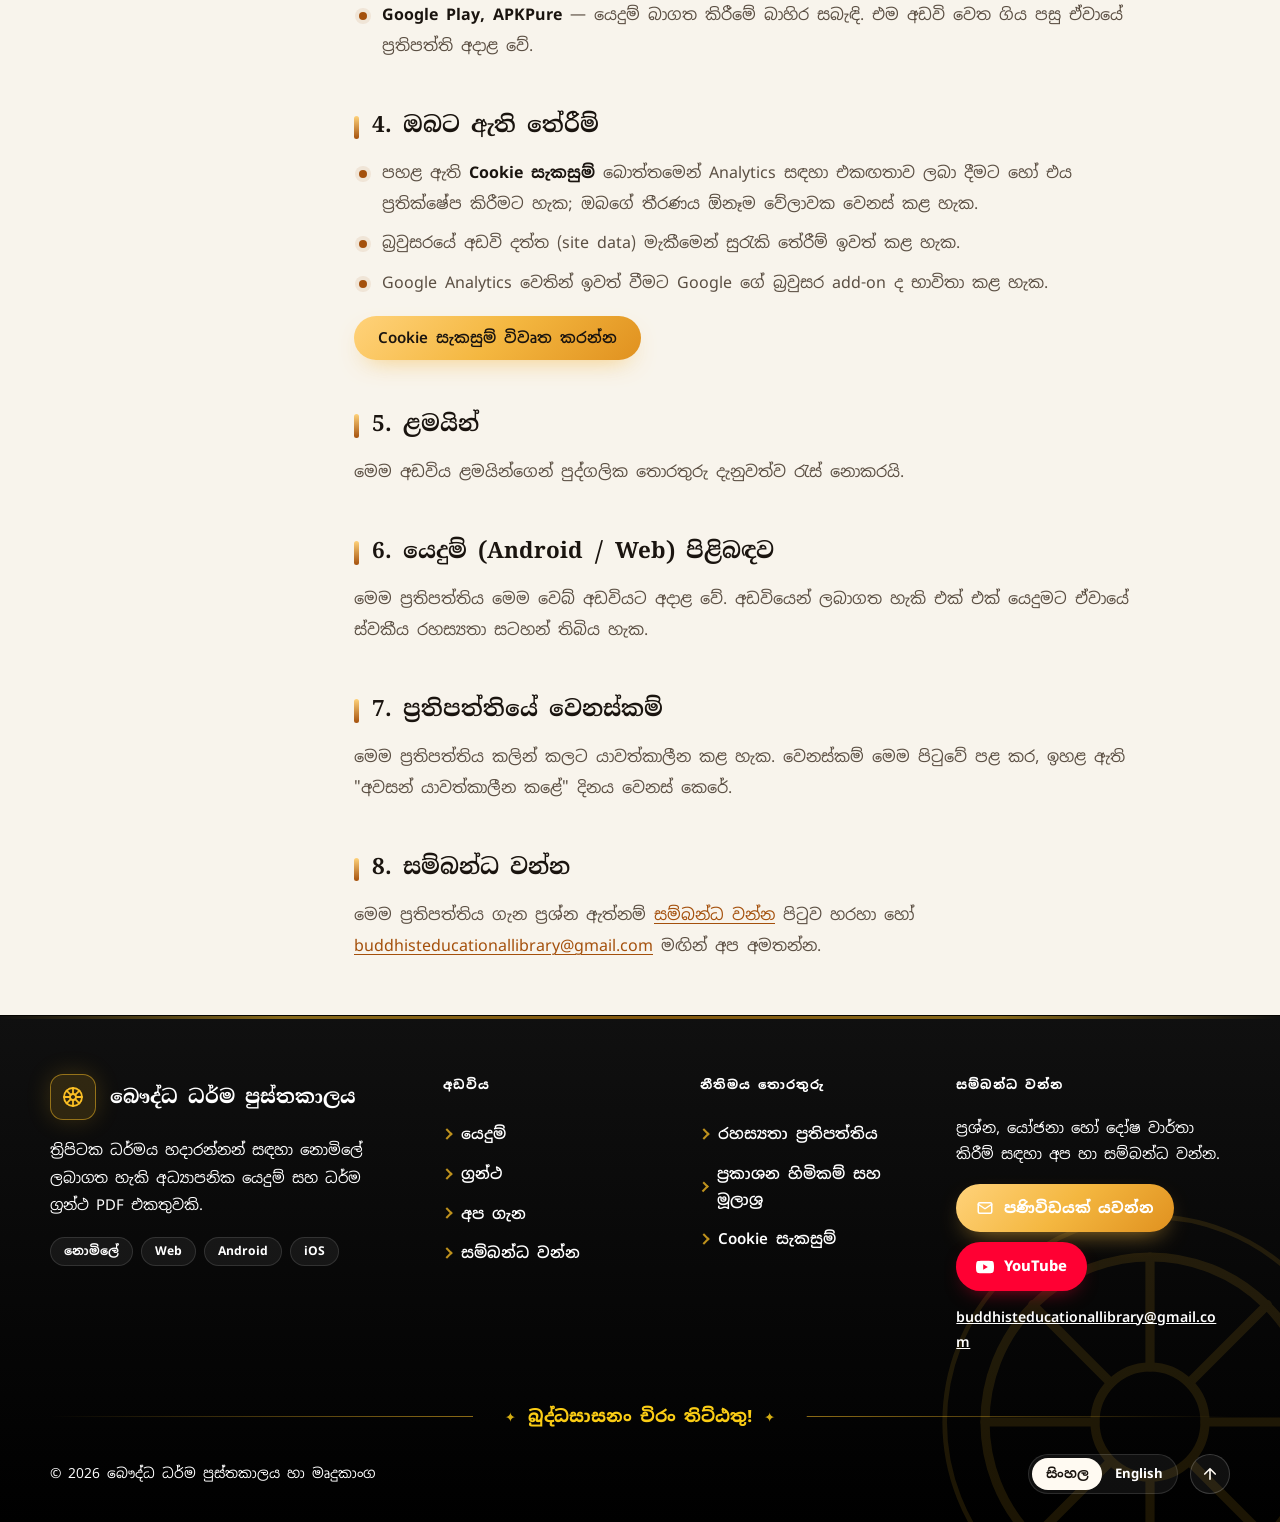
<file: privacy.html>
<!DOCTYPE html>
<html lang="si">
<head>
  <meta charset="UTF-8">
  <meta name="viewport" content="width=device-width, initial-scale=1.0">
  <title data-title-en="Privacy Policy | Buddhist Dhamma Library & Apps">රහස්‍යතා ප්‍රතිපත්තිය | බෞද්ධ ධර්ම පුස්තකාලය හා මෘදුකාංග</title>
  <meta name="description" content="මෙම අඩවිය රැස් කරන තොරතුරු, Google Analytics සහ Firebase භාවිතය, සහ ඔබට ඇති තේරීම් ගැන රහස්‍යතා ප්‍රතිපත්තිය." data-content-en="Privacy policy: what this site collects, how Google Analytics and Firebase are used, and your choices.">
  <link rel="canonical" href="https://buddhistapps.vercel.app/privacy.html">
  <meta name="robots" content="index, follow">
  <meta name="theme-color" content="#3a0816">
  <link rel="icon" type="image/png" sizes="48x48" href="favicon.png">
  <link rel="preconnect" href="https://fonts.googleapis.com">
  <link rel="preconnect" href="https://fonts.gstatic.com" crossorigin>
  <link rel="stylesheet" href="https://fonts.googleapis.com/css2?family=Noto+Serif+Sinhala:wght@500;600;700;800&family=Noto+Sans+Sinhala:wght@400;500;600;700&family=Inter:wght@400;500;600;700&display=swap">
  <link rel="stylesheet" href="main.css?v=39">
  <link rel="stylesheet" href="modern.css?v=1">
  <script>
    (function() {
      try {
        const saved = localStorage.getItem('buddhist_apps_theme') || 'dark';
        document.documentElement.classList.toggle('light', saved === 'light');
        document.documentElement.setAttribute('data-theme', saved);
      } catch (e) {
        document.documentElement.classList.add('dark');
      }
    })();
  </script>
  <script src="i18n.js?v=2"></script>
  <script src="site.js?v=6"></script>
</head>
<body>

  <header class="site-header">
    <div class="container header-inner">
      <a href="index.html" class="brand" aria-label="මුල් පිටුව" data-i18n-aria="nav.home">
        <span class="brand-mark" aria-hidden="true">
          <svg viewBox="0 0 24 24" width="22" height="22" fill="none" stroke="currentColor" stroke-width="1.8" stroke-linecap="round" stroke-linejoin="round">
            <circle cx="12" cy="12" r="3"/>
            <circle cx="12" cy="12" r="9"/>
            <path d="M12 3v6M12 15v6M3 12h6M15 12h6M5.6 5.6l4.2 4.2M14.2 14.2l4.2 4.2M18.4 5.6l-4.2 4.2M9.8 14.2l-4.2 4.2"/>
          </svg>
        </span>
        <span class="brand-name" data-i18n="brand">පුස්තකාලය</span>
      </a>
      <nav class="site-nav" aria-label="ප්‍රධාන සබැඳි" data-i18n-aria="nav.aria">
        <a href="index.html" data-i18n="nav.home">මුල් පිටුව</a>
        <a href="about.html" data-i18n="nav.about">අප ගැන</a>
        <a href="contact.html" data-i18n="nav.contact">සම්බන්ධ වන්න</a>
      </nav>
      <div class="lang-switch" role="group" aria-label="භාෂාව / Language" data-i18n-aria="lang.aria">
        <button type="button" data-set-lang="si" aria-pressed="true" title="සිංහල">සිං</button>
        <button type="button" data-set-lang="en" aria-pressed="false" title="English">EN</button>
      </div>
      <button class="theme-toggle" onclick="toggleTheme()" title="තේමාව මාරු කරන්න" aria-label="තේමාව මාරු කරන්න" data-i18n-title="theme.toggle" data-i18n-aria="theme.toggle">
        <span class="theme-toggle-icon" aria-hidden="true"></span>
      </button>
    </div>
  </header>

  <main class="container page-main">
    <nav class="crumbs" aria-label="breadcrumb">
      <a href="index.html" data-i18n="nav.home">මුල් පිටුව</a><span class="sep">/</span><span aria-current="page" data-i18n="footer.privacy"></span>
    </nav>
    <header class="page-head">
      <h1><span data-lang="si">රහස්‍යතා ප්‍රතිපත්තිය</span><span data-lang="en">Privacy Policy</span></h1>
      <p class="page-lede"><span data-lang="si">ඔබගේ තොරතුරු අප භාවිතා කරන ආකාරය</span><span data-lang="en">How we use your information</span></p>
    </header>

    <div class="doc-layout">
      <aside class="doc-aside">
        <nav aria-labelledby="pgT">
          <p class="doc-box-title" id="pgT" data-i18n="pages.title">පිටු</p>
          <ul class="doc-pages">
          <li><a href="about.html"><svg width="18" height="18" viewBox="0 0 24 24" fill="none" stroke="currentColor" stroke-width="2" stroke-linecap="round" stroke-linejoin="round"><circle cx="12" cy="12" r="9"/><path d="M12 11v5M12 8h.01"/></svg><span data-i18n="nav.about"></span></a></li>
          <li><a href="privacy.html" aria-current="page"><svg width="18" height="18" viewBox="0 0 24 24" fill="none" stroke="currentColor" stroke-width="2" stroke-linecap="round" stroke-linejoin="round"><path d="M12 3l8 3v6c0 4.5-3.2 8-8 9-4.8-1-8-4.5-8-9V6z"/><path d="M9 12l2 2 4-4"/></svg><span data-i18n="footer.privacy"></span></a></li>
          <li><a href="copyright.html"><svg width="18" height="18" viewBox="0 0 24 24" fill="none" stroke="currentColor" stroke-width="2" stroke-linecap="round" stroke-linejoin="round"><circle cx="12" cy="12" r="9"/><path d="M14.8 9.5a3.5 3.5 0 100 5"/></svg><span data-i18n="footer.copyright"></span></a></li>
          <li><a href="contact.html"><svg width="18" height="18" viewBox="0 0 24 24" fill="none" stroke="currentColor" stroke-width="2" stroke-linecap="round" stroke-linejoin="round"><rect x="3" y="5" width="18" height="14" rx="2"/><path d="M3 7l9 6 9-6"/></svg><span data-i18n="nav.contact"></span></a></li>
          </ul>
        </nav>
        <nav class="doc-toc-box" id="docTocBox" aria-labelledby="tocT" hidden>
          <p class="doc-box-title" id="tocT" data-i18n="toc.title">මෙම පිටුවේ</p>
          <ol class="doc-toc" id="docToc"></ol>
        </nav>
      </aside>

      <article class="doc-article">
      <div data-lang="si">
      <p class="page-meta">අවසන් යාවත්කාලීන කළේ: 2026 ඔක්තෝබර් 18</p>

      <p>
        මෙම ප්‍රතිපත්තිය <strong>buddhistapps.vercel.app</strong> වෙබ් අඩවියට අදාළ වේ. ඔබ අඩවිය භාවිතා කරන විට කුමන තොරතුරු රැස් වේද, ඒවා කුමක් සඳහාද යන්න මෙහි පැහැදිලි කර ඇත. අඩවියට ඇතුළු වීමට ගිණුමක් සෑදීම හෝ නම, ඊමේල් වැනි පුද්ගලික තොරතුරු ලබා දීම අවශ්‍ය නැත.
      </p>

      <h2>1. අප රැස් කරන තොරතුරු</h2>
      <p><strong>Google Analytics (ඔබ එකඟතාව ලබා දුන්නොත් පමණි).</strong> අඩවිය භාවිතා වන ආකාරය දැනගැනීමට Google Analytics භාවිතා කරමු. එමඟින් නැරඹූ පිටු, අඩවියේ ගත කළ කාලය, උපාංගය සහ බ්‍රවුසර වර්ගය, ආසන්න භූගෝලීය ප්‍රදේශය වැනි නිර්නාමික සංඛ්‍යාලේඛන රැස් වේ. පහළ ඇති Cookie සැකසුම් බොත්තමෙන් ඔබ එකඟතාව ලබා දෙනතුරු මෙය ක්‍රියාත්මක නොවේ. අපි IP ලිපින නිර්නාමික කිරීමේ විකල්පය සක්‍රීය කර ඇත.</p>
      <p><strong>බාගත කිරීම් ගණන (Firebase).</strong> එක් එක් ග්‍රන්ථය කී වතාවක් බාගත කළාද යන සංඛ්‍යාව පෙන්වීමට Google Firebase Realtime Database භාවිතා කරමු. ගබඩා වන්නේ ගණන් සංඛ්‍යාව පමණි; ඔබ ගැන තොරතුරු නොවේ. කෙසේ වෙතත්, ඕනෑම වෙබ් සේවාවක් මෙන්ම Google සේවාදායකයන් සමඟ සම්බන්ධ වීමේදී ඔබගේ IP ලිපිනය සහ බ්‍රවුසර තොරතුරු තාක්ෂණික අවශ්‍යතා සඳහා Google වෙත ලැබේ.</p>
      <p><strong>ඔබගේ උපාංගයේ ගබඩා වන දේ.</strong> ඔබගේ බ්‍රවුසරයේ ඇති ගබඩාවේ (localStorage) තේමා තේරීම (Dark / Light), භාෂා තේරීම සහ cookie පිළිබඳ ඔබගේ තේරීම සුරැකේ. මේවා ඔබගේ උපාංගයෙන් පිටතට යවනු නොලැබේ.</p>

      <h2>2. තොරතුරු භාවිතා කරන ආකාරය</h2>
      <ul>
        <li>අඩවිය වැඩිදියුණු කිරීමට සහ ජනප්‍රිය ග්‍රන්ථ/යෙදුම් හඳුනාගැනීමට.</li>
        <li>බාගත කිරීම් ගණන පෙන්වීමට.</li>
        <li>ඔබගේ තේමා සහ cookie තේරීම් මතක තබාගැනීමට.</li>
      </ul>
      <p>අපි ඔබගේ තොරතුරු විකුණන්නේ නැත, ප්‍රචාරණ අරමුණු සඳහා භාවිතා කරන්නේ නැත.</p>

      <h2>3. තෙවන පාර්ශව සේවා</h2>
      <p>මෙම අඩවිය පහත සේවා භාවිතා කරයි. ඒවායේ ස්වකීය රහස්‍යතා ප්‍රතිපත්ති අදාළ වේ:</p>
      <ul>
        <li><strong>Google Analytics</strong> — නිර්නාමික භාවිත සංඛ්‍යාලේඛන (අවසරය සමඟ පමණි).</li>
        <li><strong>Google Firebase</strong> — බාගත කිරීම් ගණන.</li>
        <li><strong>Google Fonts</strong> — අකුරු පෙන්වීමට. ඔබගේ බ්‍රවුසරය Google සේවාදායකයන් වෙතින් අකුරු ගොනු ඉල්ලයි.</li>
        <li><strong>Vercel සහ GitHub Pages</strong> — අඩවිය, යෙදුම් අයිකන, පින්තූර සහ PDF ගොනු සත්කාරකත්වය (hosting).</li>
        <li><strong>Google Play, APKPure</strong> — යෙදුම් බාගත කිරීමේ බාහිර සබැඳි. එම අඩවි වෙත ගිය පසු ඒවායේ ප්‍රතිපත්ති අදාළ වේ.</li>
      </ul>

      <h2>4. ඔබට ඇති තේරීම්</h2>
      <ul>
        <li>පහළ ඇති <strong>Cookie සැකසුම්</strong> බොත්තමෙන් Analytics සඳහා එකඟතාව ලබා දීමට හෝ එය ප්‍රතික්ෂේප කිරීමට හැක; ඔබගේ තීරණය ඕනෑම වේලාවක වෙනස් කළ හැක.</li>
        <li>බ්‍රවුසරයේ අඩවි දත්ත (site data) මැකීමෙන් සුරැකි තේරීම් ඉවත් කළ හැක.</li>
        <li>Google Analytics වෙතින් ඉවත් වීමට Google ගේ බ්‍රවුසර add-on ද භාවිතා කළ හැක.</li>
      </ul>
      <p><button type="button" class="form-submit" onclick="openCookieSettings()">Cookie සැකසුම් විවෘත කරන්න</button></p>

      <h2>5. ළමයින්</h2>
      <p>මෙම අඩවිය ළමයින්ගෙන් පුද්ගලික තොරතුරු දැනුවත්ව රැස් නොකරයි.</p>

      <h2>6. යෙදුම් (Android / Web) පිළිබඳව</h2>
      <p>මෙම ප්‍රතිපත්තිය මෙම වෙබ් අඩවියට අදාළ වේ. අඩවියෙන් ලබාගත හැකි එක් එක් යෙදුමට ඒවායේ ස්වකීය රහස්‍යතා සටහන් තිබිය හැක.</p>

      <h2>7. ප්‍රතිපත්තියේ වෙනස්කම්</h2>
      <p>මෙම ප්‍රතිපත්තිය කලින් කලට යාවත්කාලීන කළ හැක. වෙනස්කම් මෙම පිටුවේ පළ කර, ඉහළ ඇති "අවසන් යාවත්කාලීන කළේ" දිනය වෙනස් කෙරේ.</p>

      <h2>8. සම්බන්ධ වන්න</h2>
      <p>
        මෙම ප්‍රතිපත්තිය ගැන ප්‍රශ්න ඇත්නම් <a href="contact.html">සම්බන්ධ වන්න</a> පිටුව හරහා හෝ
        <a href="#" data-contact-email>ඊමේල්</a> මඟින් අප අමතන්න.
      </p>
    
      </div>
      <div data-lang="en">
      <p class="page-meta">Last updated: 18 October 2026</p>

      <p>
        This policy applies to the website <strong>buddhistapps.vercel.app</strong>. It explains what information is collected when you use the site and what it is used for. You do not need to create an account or give personal details such as your name or email to use the site.
      </p>

      <h2>1. Information we collect</h2>
      <p><strong>Google Analytics (only with your consent).</strong> We use Google Analytics to understand how the site is used. It collects anonymous statistics such as pages viewed, time spent on the site, device and browser type, and approximate geographic area. It does not run unless you opt in using the Cookie settings button below. We have enabled IP anonymisation.</p>
      <p><strong>Download counts (Firebase).</strong> We use Google Firebase Realtime Database to show how many times each book has been downloaded. Only the count is stored — not information about you. However, as with any web service, your IP address and browser details are received by Google for technical reasons when your browser connects to Google's servers.</p>
      <p><strong>What is stored on your device.</strong> Your browser's local storage keeps your theme choice (Dark / Light), your language choice and your cookie choice. These are not sent anywhere outside your device.</p>

      <h2>2. How we use information</h2>
      <ul>
        <li>To improve the site and to identify the most popular books and apps.</li>
        <li>To display download counts.</li>
        <li>To remember your theme, language and cookie choices.</li>
      </ul>
      <p>We do not sell your information or use it for advertising.</p>

      <h2>3. Third-party services</h2>
      <p>This site uses the services below. Their own privacy policies apply:</p>
      <ul>
        <li><strong>Google Analytics</strong> — anonymous usage statistics (only with your consent).</li>
        <li><strong>Google Firebase</strong> — download counts.</li>
        <li><strong>Google Fonts</strong> — to display text. Your browser requests font files from Google's servers.</li>
        <li><strong>Vercel and GitHub Pages</strong> — hosting for the site, app icons, images and PDF files.</li>
        <li><strong>Google Play, APKPure</strong> — external links for downloading apps. Their policies apply once you visit those sites.</li>
      </ul>

      <h2>4. Your choices</h2>
      <ul>
        <li>You can opt in to or decline Analytics using the <strong>Cookie settings</strong> button below, and change your decision at any time.</li>
        <li>Clearing your browser's site data removes the choices stored on your device.</li>
        <li>You can also use Google's browser add-on to opt out of Google Analytics.</li>
      </ul>
      <p><button type="button" class="form-submit" onclick="openCookieSettings()">Open cookie settings</button></p>

      <h2>5. Children</h2>
      <p>This site does not knowingly collect personal information from children.</p>

      <h2>6. About the apps (Android / Web)</h2>
      <p>This policy applies to this website. Each app available through the site may have its own privacy notes.</p>

      <h2>7. Changes to this policy</h2>
      <p>This policy may be updated from time to time. Changes will be posted on this page and the "Last updated" date above will change.</p>

      <h2>8. Contact</h2>
      <p>
        If you have questions about this policy, reach us through the <a href="contact.html">Contact</a> page or by email at
        <a href="#" data-contact-email>email</a>.
      </p>
      </div>
      </article>
    </div>

    <footer class="site-footer">
      <div class="footer-inner">
        <div class="footer-grid">

          <div class="footer-col footer-about">
            <a href="index.html" class="footer-brand">
              <span class="brand-mark" aria-hidden="true">
                <svg viewBox="0 0 24 24" width="24" height="24" fill="none" stroke="currentColor" stroke-width="1.8" stroke-linecap="round" stroke-linejoin="round">
                  <circle cx="12" cy="12" r="3"/>
                  <circle cx="12" cy="12" r="9"/>
                  <path d="M12 3v6M12 15v6M3 12h6M15 12h6M5.6 5.6l4.2 4.2M14.2 14.2l4.2 4.2M18.4 5.6l-4.2 4.2M9.8 14.2l-4.2 4.2"/>
                </svg>
              </span>
              <span class="footer-brand-name" data-i18n="brand.full">බෞද්ධ ධර්ම පුස්තකාලය</span>
            </a>
            <p data-i18n="footer.blurb">ත්‍රිපිටක ධර්මය හදාරන්නන් සඳහා නොමිලේ ලබාගත හැකි අධ්‍යාපනික යෙදුම් සහ ධර්ම ග්‍රන්ථ PDF එකතුවකි.</p>
            <div class="footer-chips">
              <span class="footer-chip" data-i18n="footer.free">නොමිලේ</span>
              <span class="footer-chip">Web</span>
              <span class="footer-chip">Android</span>
              <span class="footer-chip">iOS</span>
            </div>
          </div>

          <nav class="footer-col" aria-labelledby="footerExplore">
            <h3 id="footerExplore" data-i18n="footer.explore">අඩවිය</h3>
            <ul>
              <li><a href="index.html#apps" data-i18n="nav.apps">යෙදුම්</a></li>
              <li><a href="index.html#books" data-i18n="nav.books">ග්‍රන්ථ</a></li>
              <li><a href="about.html" data-i18n="nav.about">අප ගැන</a></li>
              <li><a href="contact.html" data-i18n="nav.contact">සම්බන්ධ වන්න</a></li>
            </ul>
          </nav>

          <nav class="footer-col" aria-labelledby="footerLegal">
            <h3 id="footerLegal" data-i18n="footer.legal">නීතිමය තොරතුරු</h3>
            <ul>
              <li><a href="privacy.html" data-i18n="footer.privacy">රහස්‍යතා ප්‍රතිපත්තිය</a></li>
              <li><a href="copyright.html" data-i18n="footer.copyright">ප්‍රකාශන හිමිකම් සහ මූලාශ්‍ර</a></li>
              <li><button type="button" class="footer-link-btn" onclick="openCookieSettings()" data-i18n="footer.cookie">Cookie සැකසුම්</button></li>
            </ul>
          </nav>

          <div class="footer-col footer-contact">
            <h3 data-i18n="footer.contact">සම්බන්ධ වන්න</h3>
            <p class="footer-contact-text" data-i18n="footer.contactText">ප්‍රශ්න, යෝජනා හෝ දෝෂ වාර්තා කිරීම් සඳහා අප හා සම්බන්ධ වන්න.</p>
            <a href="contact.html" class="footer-cta">
              <svg viewBox="0 0 24 24" width="18" height="18" fill="none" stroke="currentColor" stroke-width="2" stroke-linecap="round" stroke-linejoin="round" aria-hidden="true"><rect x="3" y="5" width="18" height="14" rx="2"/><path d="m3 7 9 6 9-6"/></svg>
              <span data-i18n="footer.contactCta">පණිවිඩයක් යවන්න</span>
            </a>
            <a href="https://www.youtube.com/channel/UCEE-chO1DIJtN_PKkVTCtBQ" class="footer-cta footer-youtube" target="_blank" rel="noopener noreferrer">
              <svg viewBox="0 0 24 24" width="18" height="18" fill="currentColor" aria-hidden="true"><path d="M23.5 6.2a3 3 0 0 0-2.1-2.1C19.5 3.6 12 3.6 12 3.6s-7.5 0-9.4.5A3 3 0 0 0 .5 6.2 31 31 0 0 0 0 12a31 31 0 0 0 .5 5.8 3 3 0 0 0 2.1 2.1c1.9.5 9.4.5 9.4.5s7.5 0 9.4-.5a3 3 0 0 0 2.1-2.1A31 31 0 0 0 24 12a31 31 0 0 0-.5-5.8ZM9.6 15.6V8.4l6.2 3.6-6.2 3.6Z"/></svg>
              <span data-i18n="footer.youtube">YouTube නාලිකාව</span>
            </a>
            <a href="#" class="footer-mail" data-contact-email data-hide-if-no-email hidden></a>
          </div>

        </div>

        <div class="footer-blessing"><span data-i18n="footer.blessing">බුද්ධසාසනං චිරං තිට්ඨතු!</span></div>

        <div class="footer-bottom">
          <p class="footer-copy">© <span data-year>2026</span> <span data-i18n="footer.rightsName">බෞද්ධ ධර්ම පුස්තකාලය හා මෘදුකාංග</span></p>
          <div class="footer-bottom-right">
            <div class="lang-switch" role="group" aria-label="භාෂාව / Language" data-i18n-aria="lang.aria">
              <button type="button" data-set-lang="si" aria-pressed="true" title="සිංහල">සිංහල</button>
              <button type="button" data-set-lang="en" aria-pressed="false" title="English">English</button>
            </div>
            <button type="button" class="footer-top" onclick="window.scrollTo({top:0,behavior:'smooth'})" aria-label="ඉහළට යන්න" title="ඉහළට යන්න" data-i18n-aria="footer.top" data-i18n-title="footer.top">
              <svg viewBox="0 0 24 24" width="18" height="18" fill="none" stroke="currentColor" stroke-width="2.2" stroke-linecap="round" stroke-linejoin="round" aria-hidden="true"><path d="M12 19V5M5 12l7-7 7 7"/></svg>
            </button>
          </div>
        </div>
      </div>
    </footer>
  </main>

  <script src="page.js?v=1" defer></script>
  <script src="theme.js" defer></script>
  <script src="modern.js?v=1" defer></script>
</body>
</html>
</file>
<file: main.css>
/* ============================================================
   බෞද්ධ ධර්ම පුස්තකාලය හා මෘදුකාංග — Modern Stable UI
   Clean · Traditional Serif Font · High Contrast · Responsive
   ============================================================ */

/* ---------- Dark (Default) ---------- */
:root,
:root.dark,
html.dark,
[data-theme="dark"] {
  --bg-main: #09090b;
  --bg-surface: #121215;
  --bg-hover: #18181c;
  --bg-elevated: #16161a;
  --bg-input: #121215;
  --bg-table-header: #141418;
  --bg-folder: #121215;
  --bg-folder-hover: #18181c;
  --border-color: #23232a;
  --border-light: #2e2e38;
  --text-main: #f0f0f2;          /* පැහැදිලි සුදු පැහැය */
  --text-bright: #ffffff;
  --text-muted: #c4c4cc;         /* කියවීමට පහසු contrast එකක් */
  --text-dim: #82828e;
  --accent-gold: #fbbf24;        /* පැහැදිලි රන්වන් පැහැය */
  --accent-soft: rgba(251, 191, 36, 0.12);
  --accent-ring: rgba(251, 191, 36, 0.35);
  --accent-green: #10b981;
  --pdf-red: #ef4444;
  --btn-solid-bg: #fafafa;
  --btn-solid-text: #09090b;
  --glass-bg: rgba(9, 9, 11, 0.85);
  --shadow-sm: 0 2px 8px rgba(0, 0, 0, 0.3);
  --shadow-lg: 0 16px 36px rgba(0, 0, 0, 0.5);
  --grid-line: rgba(255, 255, 255, 0.03);
  --r-xl: 18px;
  --r-lg: 14px;
  --r-md: 10px;
  --r-sm: 6px;
}

/* ---------- Light ---------- */
:root.light,
html.light,
[data-theme="light"] {
  --bg-main: #fdfdfc;
  --bg-surface: #ffffff;
  --bg-hover: #f5f5f3;
  --bg-elevated: #fafaf8;
  --bg-input: #ffffff;
  --bg-table-header: #f5f5f3;
  --bg-folder: #ffffff;
  --bg-folder-hover: #f5f5f3;
  --border-color: #e5e5e0;
  --border-light: #d1d1cb;
  --text-main: #18181b;          /* පැහැදිලි තද පැහැය */
  --text-bright: #09090b;
  --text-muted: #3f3f46;
  --text-dim: #71717a;
  --accent-gold: #b45309;        /* තද රන්වන්/දුඹුරු පැහැය */
  --accent-soft: rgba(180, 83, 9, 0.1);
  --accent-ring: rgba(180, 83, 9, 0.25);
  --accent-green: #059669;
  --pdf-red: #dc2626;
  --btn-solid-bg: #0f172a;
  --btn-solid-text: #ffffff;
  --glass-bg: rgba(253, 253, 252, 0.88);
  --shadow-sm: 0 2px 8px rgba(0, 0, 0, 0.05);
  --shadow-lg: 0 16px 36px rgba(0, 0, 0, 0.08);
  --grid-line: rgba(0, 0, 0, 0.03);
}

/* Base Styles */
* {
  margin: 0;
  padding: 0;
  box-sizing: border-box;
}

html {
  scroll-behavior: smooth;
  -webkit-tap-highlight-color: transparent;
}

body {
  background-color: var(--bg-main);
  color: var(--text-main);
  font-family: 'Noto Serif Sinhala', 'Abhaya Libre', Georgia, 'Times New Roman', serif;
  font-size: 16px;
  font-weight: 500;
  line-height: 1.95;
  letter-spacing: 0.01em;
  -webkit-font-smoothing: antialiased;
  -moz-osx-font-smoothing: grayscale;
  text-rendering: optimizeLegibility;
  font-feature-settings: "kern" 1;
  transition: background-color 0.25s ease, color 0.25s ease;
  overflow-x: hidden;
}

::selection {
  background: var(--accent-gold);
  color: #000;
}

/* පිටුවේ ප්‍රධාන තිරස් සීමාව මදක් වැඩි කිරීම (1140px සිට 1220px දක්වා) */
.container {
  max-width: 1220px;
  margin: 0 auto;
  padding: 0 20px;
  position: relative;
}

/* ==========================================
   Header
   ========================================== */
.site-header {
  position: sticky;
  top: 0;
  z-index: 50;
  background: var(--glass-bg);
  backdrop-filter: blur(14px);
  -webkit-backdrop-filter: blur(14px);
  border-bottom: 1px solid var(--border-color);
}

.header-inner {
  display: flex;
  align-items: center;
  justify-content: space-between;
  gap: 16px;
  height: 68px;
}

.brand {
  display: flex;
  align-items: center;
  gap: 12px;
  text-decoration: none;
  color: var(--text-bright);
  flex-shrink: 0;
}

.brand-mark {
  display: grid;
  place-items: center;
  width: 38px;
  height: 38px;
  border-radius: var(--r-sm);
  background: var(--accent-soft);
  color: var(--accent-gold);
  border: 1px solid var(--accent-ring);
}

.brand-name {
  font-family: 'Noto Serif Sinhala', Georgia, serif;
  font-weight: 700;
  font-size: 1.15rem;
}

/* Search Bar */
.search-wrapper {
  flex: 1;
  max-width: 480px;
  position: relative;
}

.search-box {
  position: relative;
  display: flex;
  align-items: center;
}

.search-box input {
  width: 100%;
  height: 42px;
  background: var(--bg-input);
  border: 1px solid var(--border-color);
  border-radius: var(--r-md);
  padding: 0 40px 0 42px;
  color: var(--text-bright);
  font-family: inherit;
  font-size: 0.92rem;
  outline: none;
  transition: border-color 0.2s, box-shadow 0.2s;
}

.search-box input:focus {
  border-color: var(--accent-gold);
  box-shadow: 0 0 0 3px var(--accent-soft);
}

.search-icon {
  position: absolute;
  left: 14px;
  color: var(--text-dim);
  pointer-events: none;
}

.search-clear {
  position: absolute;
  right: 12px;
  width: 22px;
  height: 22px;
  border-radius: 50%;
  background: var(--bg-hover);
  border: none;
  color: var(--text-muted);
  font-size: 1rem;
  cursor: pointer;
  display: grid;
  place-items: center;
}
.search-clear.hidden { display: none; }

.search-results {
  position: absolute;
  top: calc(100% + 8px);
  left: 0;
  right: 0;
  background: var(--bg-surface);
  border: 1px solid var(--border-light);
  border-radius: var(--r-md);
  box-shadow: var(--shadow-lg);
  max-height: 60vh;
  overflow-y: auto;
  padding: 8px;
  z-index: 100;
}
.search-results.hidden { display: none; }

.search-section-title {
  font-family: 'Noto Serif Sinhala', Georgia, serif;
  font-size: 0.74rem;
  font-weight: 700;
  letter-spacing: 0.05em;
  text-transform: uppercase;
  color: var(--text-dim);
  padding: 8px 12px 4px;
}

.search-result-item {
  display: flex;
  align-items: center;
  gap: 12px;
  padding: 10px 12px;
  border-radius: var(--r-sm);
  text-decoration: none;
  color: var(--text-main);
  transition: background 0.15s;
}
.search-result-item:hover {
  background: var(--bg-hover);
}
.search-result-title {
  font-size: 0.92rem;
  color: var(--text-bright);
  white-space: nowrap;
  overflow: hidden;
  text-overflow: ellipsis;
}

/* Theme Toggle */
.theme-toggle {
  width: 42px;
  height: 42px;
  display: grid;
  place-items: center;
  background: var(--bg-surface);
  border: 1px solid var(--border-color);
  border-radius: var(--r-md);
  color: var(--text-bright);
  cursor: pointer;
  flex-shrink: 0;
  transition: border-color 0.2s, background 0.2s;
}
.theme-toggle:hover {
  background: var(--bg-hover);
  border-color: var(--border-light);
}

.theme-toggle-icon {
  width: 18px;
  height: 18px;
  background: currentColor;
  -webkit-mask: url("data:image/svg+xml,%3Csvg xmlns='http://www.w3.org/2000/svg' viewBox='0 0 24 24' fill='none' stroke='black' stroke-width='2' stroke-linecap='round' stroke-linejoin='round'%3E%3Ccircle cx='12' cy='12' r='4'/%3E%3Cpath d='M12 2v2M12 20v2M4.9 4.9l1.4 1.4M17.7 17.7l1.4 1.4M2 12h2M20 12h2M4.9 19.1l1.4-1.4M17.7 6.3l1.4-1.4'/%3E%3C/svg%3E") center/contain no-repeat;
  mask: url("data:image/svg+xml,%3Csvg xmlns='http://www.w3.org/2000/svg' viewBox='0 0 24 24' fill='none' stroke='black' stroke-width='2' stroke-linecap='round' stroke-linejoin='round'%3E%3Ccircle cx='12' cy='12' r='4'/%3E%3Cpath d='M12 2v2M12 20v2M4.9 4.9l1.4 1.4M17.7 17.7l1.4 1.4M2 12h2M20 12h2M4.9 19.1l1.4-1.4M17.7 6.3l1.4-1.4'/%3E%3C/svg%3E") center/contain no-repeat;
}
html.light .theme-toggle-icon {
  -webkit-mask: url("data:image/svg+xml,%3Csvg xmlns='http://www.w3.org/2000/svg' viewBox='0 0 24 24' fill='none' stroke='black' stroke-width='2' stroke-linecap='round' stroke-linejoin='round'%3E%3Cpath d='M21 12.8A9 9 0 1 1 11.2 3a7 7 0 0 0 9.8 9.8z'/%3E%3C/svg%3E") center/contain no-repeat;
  mask: url("data:image/svg+xml,%3Csvg xmlns='http://www.w3.org/2000/svg' viewBox='0 0 24 24' fill='none' stroke='black' stroke-width='2' stroke-linecap='round' stroke-linejoin='round'%3E%3Cpath d='M21 12.8A9 9 0 1 1 11.2 3a7 7 0 0 0 9.8 9.8z'/%3E%3C/svg%3E") center/contain no-repeat;
}

/* ==========================================
   Hero Banner — Compact Height (තනි බැනරය)
   ========================================== */
/* බැනරයට පමණක් වම්පස රන්වන් මායිම පවත්වා ගැනීම */
.hero-banner {
  /* බැනරය තිරයේ වම් සිට දකුණ දක්වා සම්පූර්ණ පළලට (full-bleed) */
  width: 100vw;
  margin: 0 0 22px calc(50% - 50vw);
  padding: 32px 20px;
  display: flex;
  align-items: center;
  border: none;
  border-left: none !important;
  border-bottom: 1px solid var(--accent-ring);
  border-radius: 0;
  box-shadow: var(--shadow-sm);
  position: relative;
  overflow: hidden;
  isolation: isolate;
  background-color: var(--bg-surface);
  /* පින්තූරය පසුබිමට + තේමාවට ගැළපෙන overlay එකක් (අකුරු පැහැදිලි වීමට) */
  background-image:
    linear-gradient(var(--hero-overlay), var(--hero-overlay)),
    url("Gemini_Generated_Image_10kmon10kmon10km.jpg");
  background-size: cover;
  background-position: center;
  background-repeat: no-repeat;
}

.hero-banner-content {
  max-width: 1180px;             /* අන්තර්ගතය මැදට, පසුබිම සම්පූර්ණ තිරයට */
  width: 100%;
  margin: 0 auto;
  position: relative;
  z-index: 1;
  /* අකුරු පිටුපස අර්ධ-පාරදර්ශක පුවරුවක් — පින්තූරය පෙනෙමින් අකුරු පැහැදිලි වීමට */
  padding: 10px 24px;
  background: var(--hero-panel);
  border: none;
}

.hero-eyebrow {
  display: inline-flex;
  align-items: center;
  gap: 8px;
  padding: 4px 12px;
  border-radius: 999px;
  background: var(--hero-chip-bg);
  border: 1px solid var(--accent-ring);
  color: var(--hero-text);
  font-size: 0.78rem;
  font-weight: 600;
  margin-bottom: 12px;
}

.hero-eyebrow .dot {
  width: 7px;
  height: 7px;
  border-radius: 50%;
  background: var(--accent-green);
  box-shadow: 0 0 0 3px rgba(16, 185, 129, 0.2);
}

.hero-banner-title {
  font-family: 'Noto Serif Sinhala', Georgia, serif;
  /* අකුරු ප්‍රමාණය මදක් අඩු කර ඇත */
  font-size: clamp(1.35rem, 2.4vw, 1.85rem);
  font-weight: 800;
  color: var(--hero-title);
  line-height: 1.5;
  margin-bottom: 14px;
  text-shadow: var(--hero-shadow);
  text-align: center;
  width: 100%;
}

.hero-banner-desc {
  font-family: 'Noto Serif Sinhala', Georgia, serif;
  font-size: 0.98rem;
  font-weight: 500;
  color: var(--hero-text);
  line-height: 1.9;
  text-align: justify;
  text-justify: inter-word;
  text-shadow: var(--hero-shadow);
  margin-bottom: 0;
}

/* ==========================================
   Hero Actions — බැනරයට යටින්
   ========================================== */
.hero-actions {
  display: flex;
  align-items: center;
  gap: 12px;
  flex-wrap: wrap;
  margin-top: 0;
  margin-bottom: 44px;
  padding-left: 0;
}

.hero-btn {
  display: inline-flex !important;
  align-items: center;
  justify-content: center;
  gap: 8px;
  height: 42px;
  padding: 0 20px;
  border-radius: var(--r-md);
  font-family: inherit;
  font-size: 0.92rem;
  font-weight: 600;
  text-decoration: none !important;
  cursor: pointer;
  white-space: nowrap;
  transition: all 0.2s ease;
}

.hero-btn-primary {
  background: var(--btn-solid-bg) !important;
  color: var(--btn-solid-text) !important;
  border: 1px solid transparent;
  box-shadow: 0 2px 8px rgba(0, 0, 0, 0.08);
}
.hero-btn-primary:hover {
  transform: translateY(-2px);
  box-shadow: 0 4px 12px rgba(0, 0, 0, 0.14);
}

.hero-btn-ghost {
  background: var(--bg-surface) !important;
  color: var(--text-bright) !important;
  border: 1px solid var(--border-color) !important;
}
.hero-btn-ghost:hover {
  background: var(--bg-hover) !important;
  border-color: var(--border-light) !important;
  transform: translateY(-2px);
}

/* Mobile responsive */
@media (max-width: 768px) {
  .hero-banner {
    padding: 18px 16px;
    margin: 14px 0 12px 0;
  }
  .hero-banner-desc {
    text-align: left;
    font-size: 0.95rem;
  }
  .hero-actions {
    margin-bottom: 28px;
  }
}

/* ==========================================
   Section Headers
   ========================================== */
.section-block {
  margin-bottom: 48px;
}

/* 3. Section Titles (බෞද්ධ අධ්‍යාපනික Apps / ධර්ම ග්‍රන්ථ එකතුව) මදක් ඇතුළට ගැනීම */
.section-title {
  display: flex;
  align-items: center;
  gap: 10px;
  font-family: 'Noto Serif Sinhala', Georgia, serif;
  font-size: 1.3rem;
  font-weight: 700;
  color: var(--text-bright);
  margin-bottom: 20px;
  padding-left: 6px;  /* වම් දාරයෙන් මදක් ඇතුළට පෙළගැස්වීම */
  scroll-margin-top: 85px;
}

.section-title svg {
  color: var(--accent-gold);
}

/* ==========================================
   Apps Grid & Cards (Clean & Stable Fixes)
   ========================================== */
.apps-grid {
  display: grid;
  grid-template-columns: repeat(auto-fill, minmax(320px, 1fr));
  gap: 18px;
  align-items: start;
}

.playstore-card {
  background: var(--bg-surface);
  border: 1px solid var(--border-color);
  border-radius: var(--r-lg);
  padding: 16px;
  transition: border-color 0.2s, box-shadow 0.2s;
  overflow: hidden;
}
.playstore-card:hover {
  border-color: var(--border-light);
}
.playstore-card.expanded {
  border-color: var(--accent-ring);
  box-shadow: var(--shadow-lg);
}

.playstore-summary {
  display: flex;
  align-items: center;
  gap: 14px;
  cursor: pointer;
  user-select: none;
}

.playstore-app-icon {
  width: 58px;
  height: 58px;
  border-radius: 14px;
  object-fit: cover;
  background: var(--bg-hover);
  border: 1px solid var(--border-color);
  flex-shrink: 0;
}

.playstore-header-info {
  flex: 1;
  min-width: 0;
}

.playstore-app-title {
  font-family: 'Noto Serif Sinhala', Georgia, serif;
  font-size: 1rem;
  font-weight: 700;
  color: var(--text-bright);
  margin-bottom: 3px;
  line-height: 1.4;
  white-space: normal;
  word-break: break-word;
  overflow: visible;
  text-overflow: unset;
}

.playstore-developer {
  font-size: 0.8rem;
  color: var(--text-muted);
  display: flex;
  align-items: center;
  gap: 5px;
}
.playstore-developer span {
  color: var(--accent-green);
  font-weight: 700;
}

/* Expand Arrow */
.card-expand-arrow {
  width: 28px;
  height: 28px;
  border-radius: 50%;
  background: var(--bg-hover);
  display: grid;
  place-items: center;
  flex-shrink: 0;
  transition: transform 0.25s ease;
}
.card-expand-arrow::before {
  content: '';
  width: 6px;
  height: 6px;
  border-right: 2px solid var(--text-muted);
  border-bottom: 2px solid var(--text-muted);
  transform: translateY(-2px) rotate(45deg);
}
.playstore-card.expanded .card-expand-arrow {
  transform: rotate(180deg);
}

/* Expanded Details */
.playstore-details {
  display: none;
  margin-top: 14px;
  padding-top: 14px;
  border-top: 1px solid var(--border-color);
  animation: fadeIn 0.2s ease-out;
}
.playstore-card.expanded .playstore-details {
  display: block;
}
@keyframes fadeIn {
  from { opacity: 0; transform: translateY(-4px); }
  to { opacity: 1; transform: translateY(0); }
}

.playstore-meta-row {
  display: grid;
  grid-template-columns: 1fr auto 1fr auto 1fr;
  align-items: center;
  padding: 10px;
  background: var(--bg-elevated);
  border: 1px solid var(--border-color);
  border-radius: var(--r-md);
  margin-bottom: 14px;
}
.playstore-meta-item {
  display: flex;
  flex-direction: column;
  align-items: center;
}
.playstore-meta-val {
  font-size: 0.92rem;
  font-weight: 700;
  color: var(--text-bright);
}
.playstore-meta-val .star {
  color: #fbbf24;
}
.playstore-meta-lbl {
  font-size: 0.7rem;
  color: var(--text-dim);
}
.playstore-meta-divider {
  width: 1px;
  height: 20px;
  background: var(--border-color);
}

/* Card Action Buttons */
.playstore-actions {
  display: flex;
  gap: 8px;
  margin-bottom: 14px;
  align-items: stretch;
}

.btn-playstore-install,
.btn-playstore-web,
.btn-playstore-share {
  min-height: 44px;
  padding: 8px 12px;
  border-radius: var(--r-md);
  display: inline-flex;
  align-items: center;
  justify-content: center;
  gap: 6px;
  font-family: inherit;
  font-size: 0.85rem;
  font-weight: 600;
  text-decoration: none !important;
  white-space: nowrap;
  border: 1px solid transparent;
  cursor: pointer;
  transition: all 0.2s ease;
}

.btn-playstore-install {
  flex: 1.5;
  background: #0f172a;
  color: #ffffff !important;
}
[data-theme="dark"] .btn-playstore-install {
  background: #fafafa;
  color: #09090b !important;
}
.btn-playstore-install:hover {
  opacity: 0.92;
  transform: translateY(-1px);
}
.btn-playstore-install svg {
  flex-shrink: 0;
}

.btn-playstore-web {
  flex: 1;
  background: var(--bg-surface);
  color: var(--text-bright);
  border-color: var(--border-color);
}
.btn-playstore-web:hover {
  background: var(--bg-hover);
  border-color: var(--border-light);
}

.btn-playstore-share {
  flex: 0 0 auto;
  padding: 8px 14px;
  background: var(--bg-surface);
  color: var(--text-bright);
  border-color: var(--border-color);
}
.btn-playstore-share:hover {
  background: var(--bg-hover);
  border-color: var(--border-light);
}

.playstore-about {
  font-size: 0.88rem;
  color: var(--text-muted);
  line-height: 1.75;
  margin-bottom: 14px;
}

/* Screenshots Carousel */
.playstore-screenshots-scroll {
  display: flex;
  gap: 10px;
  overflow-x: auto;
  padding-bottom: 8px;
  margin-bottom: 14px;
}
.playstore-screenshot-img {
  height: 180px;
  width: auto;
  flex-shrink: 0;
  border-radius: var(--r-md);
  border: 1px solid var(--border-color);
  object-fit: cover;
  cursor: zoom-in;
  transition: transform 0.2s;
}
.playstore-screenshot-img:hover {
  transform: scale(1.02);
}

/* Install Guide */
.install-guide-toggle {
  width: 100%;
  display: flex;
  align-items: center;
  gap: 10px;
  background: var(--bg-elevated);
  color: var(--text-bright);
  border: 1px solid var(--border-color);
  border-radius: var(--r-md);
  padding: 10px 12px;
  font-family: inherit;
  font-size: 0.86rem;
  font-weight: 600;
  cursor: pointer;
}
.install-guide-text {
  flex: 1;
  text-align: left;
}
.install-guide-arrow {
  width: 18px;
  height: 18px;
  display: grid;
  place-items: center;
}
.install-guide-arrow::before {
  content: '';
  width: 6px;
  height: 6px;
  border-right: 2px solid var(--text-muted);
  border-bottom: 2px solid var(--text-muted);
  transform: rotate(45deg);
  transition: transform 0.25s;
}
.install-guide:has(.install-guide-content.open) .install-guide-arrow::before {
  transform: rotate(-135deg);
}

.install-guide-content {
  max-height: 0;
  overflow: hidden;
  transition: max-height 0.3s ease;
}
.install-guide-content.open {
  max-height: 700px;
  padding: 12px;
  margin-top: 8px;
  background: var(--bg-elevated);
  border: 1px solid var(--border-color);
  border-radius: var(--r-md);
}

.install-tabs {
  display: flex;
  gap: 6px;
  margin-bottom: 12px;
  background: var(--bg-hover);
  padding: 4px;
  border-radius: var(--r-sm);
}
.install-tab {
  flex: 1;
  display: flex;
  align-items: center;
  justify-content: center;
  gap: 6px;
  padding: 8px;
  border: none;
  background: transparent;
  color: var(--text-muted);
  font-size: 0.8rem;
  font-weight: 600;
  cursor: pointer;
  border-radius: 4px;
}
.install-tab.active {
  background: var(--bg-surface);
  color: var(--text-bright);
}
.install-panel { display: none; }
.install-panel.active { display: block; }

.install-steps {
  list-style: none;
  counter-reset: s;
  padding: 0;
}
.install-steps li {
  counter-increment: s;
  position: relative;
  padding: 6px 0 6px 30px;
  font-size: 0.85rem;
  color: var(--text-main);
}
.install-steps li::before {
  content: counter(s);
  position: absolute;
  left: 0;
  top: 7px;
  width: 20px;
  height: 20px;
  border-radius: 50%;
  background: var(--accent-soft);
  color: var(--accent-gold);
  font-size: 0.72rem;
  font-weight: 700;
  display: grid;
  place-items: center;
}

/* ==========================================
   PDF Table (Clean & Aligned)
   ========================================== */
.pdf-table {
  background: var(--bg-surface);
  border: 1px solid var(--border-color);
  border-radius: var(--r-lg);
  overflow: hidden;
}

.table-header {
  display: grid;
  grid-template-columns: 1fr 140px 100px 90px;
  padding: 14px 20px;
  background: var(--bg-table-header);
  border-bottom: 1px solid var(--border-color);
  color: var(--text-dim);
  font-size: 0.74rem;
  font-weight: 700;
  text-transform: uppercase;
  letter-spacing: 0.05em;
}

.folder-group {
  border-bottom: 1px solid var(--border-color);
}
.folder-group:last-child {
  border-bottom: none;
}

.folder-header {
  display: flex;
  align-items: center;
  gap: 12px;
  padding: 14px 20px;
  background: var(--bg-folder);
  color: var(--text-bright);
  font-family: 'Noto Serif Sinhala', Georgia, serif;
  font-size: 0.96rem;
  font-weight: 700;
  cursor: pointer;
  user-select: none;
  transition: background 0.15s;
}
.folder-header:hover {
  background: var(--bg-folder-hover);
}

.folder-arrow {
  width: 16px;
  height: 16px;
  display: grid;
  place-items: center;
  flex-shrink: 0;
}
.folder-arrow::before {
  content: '';
  width: 6px;
  height: 6px;
  border-right: 2px solid var(--text-muted);
  border-bottom: 2px solid var(--text-muted);
  transform: rotate(-45deg);
  transition: transform 0.2s;
}
.folder-group.open .folder-arrow::before {
  transform: rotate(45deg);
}

.folder-icon {
  width: 18px;
  height: 18px;
  flex-shrink: 0;
  background: var(--accent-gold);
  -webkit-mask: url("data:image/svg+xml,%3Csvg xmlns='http://www.w3.org/2000/svg' viewBox='0 0 24 24' fill='none' stroke='black' stroke-width='2' stroke-linecap='round' stroke-linejoin='round'%3E%3Cpath d='M3 6a2 2 0 0 1 2-2h4l2 2h8a2 2 0 0 1 2 2v9a2 2 0 0 1-2 2H5a2 2 0 0 1-2-2z'/%3E%3C/svg%3E") center/contain no-repeat;
  mask: url("data:image/svg+xml,%3Csvg xmlns='http://www.w3.org/2000/svg' viewBox='0 0 24 24' fill='none' stroke='black' stroke-width='2' stroke-linecap='round' stroke-linejoin='round'%3E%3Cpath d='M3 6a2 2 0 0 1 2-2h4l2 2h8a2 2 0 0 1 2 2v9a2 2 0 0 1-2 2H5a2 2 0 0 1-2-2z'/%3E%3C/svg%3E") center/contain no-repeat;
}

.folder-count {
  margin-left: auto;
  font-size: 0.75rem;
  font-weight: 600;
  color: var(--text-muted);
  background: var(--bg-hover);
  border: 1px solid var(--border-color);
  padding: 3px 10px;
  border-radius: 999px;
}

.table-row {
  display: grid;
  grid-template-columns: 1fr 140px 100px 90px;
  align-items: center;
  padding: 13px 20px;
  border-bottom: 1px solid var(--border-color);
  text-decoration: none;
  color: var(--text-main);
  background: var(--bg-elevated);
  transition: background 0.15s;
}
.table-row:last-child {
  border-bottom: none;
}
.table-row:hover {
  background: var(--bg-hover);
}

.file-col-title {
  display: flex;
  align-items: center;
  gap: 12px;
  min-width: 0;
  padding-right: 12px;
}

.pdf-badge {
  font-size: 0.65rem;
  font-weight: 700;
  padding: 2px 6px;
  border-radius: 4px;
  background: rgba(239, 68, 68, 0.12);
  color: var(--pdf-red);
  flex-shrink: 0;
}

.file-text {
  color: var(--text-bright);
  font-weight: 500;
  white-space: nowrap;
  overflow: hidden;
  text-overflow: ellipsis;
}
.file-col-cat, .file-col-count {
  font-size: 0.85rem;
  color: var(--text-muted);
}
.file-col-size {
  font-size: 0.85rem;
  font-weight: 600;
  color: var(--accent-green);
  text-align: right;
  font-variant-numeric: tabular-nums;
}

/* ==========================================
   Footer
   ========================================== */
.site-footer {
  text-align: center;
  padding: 40px 0 50px;
  border-top: 1px solid var(--border-color);
  color: var(--text-muted);
  font-size: 0.88rem;
}
.footer-subtext {
  font-size: 0.78rem;
  color: var(--text-dim);
  margin-top: 5px;
}

/* ==========================================
   Lightbox
   ========================================== */
.lightbox {
  position: fixed;
  inset: 0;
  z-index: 1000;
  background: rgba(0, 0, 0, 0.88);
  backdrop-filter: blur(10px);
  display: flex;
  flex-direction: column;
  align-items: center;
  justify-content: center;
  padding: 20px;
}
.lightbox-img {
  max-width: 90%;
  max-height: 80vh;
  border-radius: var(--r-md);
  box-shadow: 0 20px 50px rgba(0, 0, 0, 0.5);
}
.lightbox-caption {
  color: #fff;
  margin-top: 14px;
  font-weight: 600;
}
.lightbox-close {
  position: absolute;
  top: 20px;
  right: 20px;
  width: 40px;
  height: 40px;
  background: rgba(255, 255, 255, 0.15);
  border: none;
  border-radius: 50%;
  color: #fff;
  font-size: 24px;
  cursor: pointer;
}

/* ==========================================
   Mobile Responsive Rules
   ========================================== */
@media (max-width: 768px) {
  .header-inner {
    height: auto;
    flex-wrap: wrap;
    padding: 12px 0;
    gap: 12px;
  }
  .brand {
    order: 1;
    flex: 1;
  }
  .theme-toggle {
    order: 2;
  }
  .search-wrapper {
    order: 3;
    max-width: 100%;
    width: 100%;
  }

  .hero-banner {
    padding: 24px 20px;
    margin: 16px 0 28px 0;
  }

  .hero-banner-desc {
    text-align: left;
    font-size: 0.95rem;
    line-height: 1.8;
  }

  .apps-grid {
    grid-template-columns: 1fr;
  }

  .playstore-actions {
    flex-direction: column;
  }
  .btn-playstore-install,
  .btn-playstore-web,
  .btn-playstore-share {
    width: 100%;
    flex: none;
  }

  .table-header, .table-row {
    grid-template-columns: 1fr 80px;
  }
  .table-header span:nth-child(2),
  .table-header span:nth-child(3),
  .file-col-cat,
  .file-col-count {
    display: none;
  }
}
/* ============================================================
   ⚡ CLS (Layout Shift) Fixes
   ============================================================ */
#appsContainer {
  min-height: 280px; /* Apps load වීමට පෙර හිස් අවකාශය වෙන් කර තැබීම */
  contain-intrinsic-size: 280px;
}

#pdfFileList {
  min-height: 200px; /* PDF list එක සඳහා අවකාශය */
  contain-intrinsic-size: 200px;
}

/* Icon එක load වන තෙක් layout එක වෙනස් වීම වැළැක්වීම */
.playstore-app-icon {
  width: 62px;
  height: 62px;
  aspect-ratio: 1 / 1;
}

.playstore-screenshot-img {
  width: 220px;
  height: 175px;
  aspect-ratio: 220 / 175;
}

/* ============================================================
   ✨ Layout Polish — විධිමත් පෙනුම
   ============================================================ */
.section-title {
  padding-bottom: 12px;
  margin-bottom: 22px;
  border-bottom: 1px solid var(--border-color);
}

.playstore-card {
  box-shadow: var(--shadow-sm);
}
.playstore-card:hover {
  transform: translateY(-2px);
  box-shadow: var(--shadow-lg);
}

.pdf-table {
  box-shadow: var(--shadow-sm);
}
.table-header span:last-child {
  text-align: right;
}
.folder-header {
  border-left: 3px solid transparent;
}
.folder-group.open > .folder-header {
  border-left-color: var(--accent-gold);
  background: var(--bg-folder-hover);
}

/* Hero banner colours — theme aware (overlay + text always high contrast) */
:root,
:root.dark,
html.dark,
[data-theme="dark"] {
  --hero-overlay: rgba(48, 0, 14, 0.68);
  --hero-panel: transparent;
  --hero-panel-border: transparent;
  --hero-text: #ffffff;
  --hero-title: #fcd34d;
  --hero-chip-bg: rgba(0, 0, 0, 0.55);
  --hero-shadow: 0 1px 3px rgba(0, 0, 0, 0.95), 0 0 12px rgba(0, 0, 0, 0.75);
  --header-tint: rgba(128, 0, 32, 0.22);
  --header-border: rgba(190, 60, 90, 0.35);
}
:root.light,
html.light,
[data-theme="light"] {
  --hero-overlay: rgba(48, 0, 14, 0.68);
  --hero-panel: transparent;
  --hero-panel-border: transparent;
  --hero-text: #ffffff;
  --hero-title: #fcd34d;
  --hero-chip-bg: rgba(0, 0, 0, 0.5);
  --hero-shadow: 0 1px 3px rgba(0, 0, 0, 0.95), 0 0 12px rgba(0, 0, 0, 0.7);
  --header-tint: rgba(250, 226, 231, 0.97);   /* ගොඩක් ලා මෙරූන් (pale maroon) */
  --header-border: rgba(128, 0, 32, 0.22);
}

/* Header / search bar area — light tint */
.site-header {
  background-image: linear-gradient(var(--header-tint), var(--header-tint));
  border-bottom: 1px solid var(--header-border);
}

@media (max-width: 768px) {
  .hero-banner {
    min-height: 0;
    padding: 16px 12px;
    margin: 0 0 14px calc(50% - 50vw);
  }
  .hero-banner-content {
    padding: 16px 14px;
  }
  .hero-banner-title {
    text-align: center;
    font-size: 1.3rem;
  }
  .hero-banner-desc {
    font-size: 0.93rem;
    line-height: 1.85;
  }
  .hero-actions {
    margin-bottom: 32px;
  }
  .hero-btn {
    flex: 1;
  }
}

/* ============================================================
   📄 පොදු පිටු (About / Contact / Privacy / Copyright), Nav, Footer, Cookie
   ============================================================ */

/* Header nav */
.site-nav {
  display: flex;
  align-items: center;
  gap: 4px;
  flex-wrap: wrap;
}
.site-nav a {
  padding: 8px 12px;
  border-radius: var(--r-sm);
  color: var(--text-main);
  text-decoration: none;
  font-size: 0.9rem;
  font-weight: 600;
  transition: background 0.15s, color 0.15s;
}
.site-nav a:hover { background: var(--bg-hover); color: var(--accent-gold); }
.site-nav a[aria-current="page"] { color: var(--accent-gold); }

/* Footer links */
.footer-links {
  display: flex;
  justify-content: center;
  align-items: center;
  flex-wrap: wrap;
  gap: 6px 18px;
  margin-bottom: 14px;
}
.footer-links a,
.footer-link-btn {
  color: var(--text-muted);
  font-family: inherit;
  font-size: 0.88rem;
  font-weight: 600;
  text-decoration: none;
  background: none;
  border: none;
  cursor: pointer;
  padding: 2px 0;
}
.footer-links a:hover,
.footer-link-btn:hover { color: var(--accent-gold); text-decoration: underline; }

/* Page title band */
.page-hero {
  margin: 28px 0 24px;
  padding: 26px 30px;
  background: var(--bg-surface);
  border: 1px solid var(--border-color);
  border-left: 5px solid var(--accent-gold);
  border-radius: var(--r-lg);
}
.page-hero h1 {
  font-size: clamp(1.4rem, 2.6vw, 1.9rem);
  font-weight: 800;
  color: var(--accent-gold);
  line-height: 1.5;
}
.page-hero p {
  margin-top: 4px;
  color: var(--text-muted);
  font-size: 0.95rem;
}

/* Article content */
.page-content {
  max-width: 860px;
  margin: 0 auto 56px;
  padding: 8px 4px;
}
.page-content h2 {
  font-size: 1.2rem;
  font-weight: 700;
  color: var(--text-bright);
  margin: 30px 0 10px;
  padding-bottom: 8px;
  border-bottom: 1px solid var(--border-color);
}
.page-content p,
.page-content li {
  color: var(--text-main);
  font-size: 0.98rem;
  line-height: 1.95;
}
.page-content p { margin-bottom: 12px; }
.page-content ul,
.page-content ol { margin: 6px 0 14px 22px; }
.page-content li { margin-bottom: 4px; }
.page-content a { color: var(--accent-gold); font-weight: 600; }
.page-content .note {
  margin: 16px 0;
  padding: 14px 18px;
  background: var(--accent-soft);
  border: 1px solid var(--accent-ring);
  border-radius: var(--r-md);
  color: var(--text-bright);
}
.page-meta {
  color: var(--text-dim);
  font-size: 0.85rem;
  margin-bottom: 18px;
}

/* Simple data table inside pages */
.info-table {
  width: 100%;
  border-collapse: collapse;
  margin: 10px 0 18px;
  background: var(--bg-surface);
  border: 1px solid var(--border-color);
  border-radius: var(--r-md);
  overflow: hidden;
}
.info-table th,
.info-table td {
  text-align: left;
  padding: 11px 14px;
  border-bottom: 1px solid var(--border-color);
  font-size: 0.92rem;
  vertical-align: top;
}
.info-table th {
  background: var(--bg-table-header);
  color: var(--text-dim);
  font-size: 0.78rem;
  text-transform: uppercase;
  letter-spacing: 0.04em;
}
.info-table tr:last-child td { border-bottom: none; }

/* Contact form */
.contact-form {
  display: grid;
  gap: 16px;
  margin-top: 14px;
  padding: 22px;
  background: var(--bg-surface);
  border: 1px solid var(--border-color);
  border-radius: var(--r-lg);
}
.form-row { display: grid; gap: 6px; }
.form-row label {
  font-size: 0.9rem;
  font-weight: 700;
  color: var(--text-bright);
}
.form-row input,
.form-row select,
.form-row textarea {
  width: 100%;
  background: var(--bg-input);
  border: 1px solid var(--border-color);
  border-radius: var(--r-md);
  padding: 10px 14px;
  color: var(--text-bright);
  font-family: inherit;
  font-size: 0.95rem;
  outline: none;
}
.form-row textarea { min-height: 150px; resize: vertical; line-height: 1.7; }
.form-row input:focus,
.form-row select:focus,
.form-row textarea:focus {
  border-color: var(--accent-gold);
  box-shadow: 0 0 0 3px var(--accent-soft);
}
.form-hint { font-size: 0.82rem; color: var(--text-dim); }
.form-submit {
  justify-self: start;
  min-height: 44px;
  padding: 0 24px;
  border: none;
  border-radius: var(--r-md);
  background: var(--btn-solid-bg);
  color: var(--btn-solid-text);
  font-family: inherit;
  font-size: 0.95rem;
  font-weight: 700;
  cursor: pointer;
}
.form-submit:hover { opacity: 0.92; }
.form-status {
  font-size: 0.9rem;
  color: var(--text-muted);
  min-height: 1.4em;
}

/* Cookie banner */
.cookie-banner {
  position: fixed;
  left: 16px;
  right: 16px;
  bottom: 16px;
  z-index: 900;
  max-width: 760px;
  margin: 0 auto;
  display: flex;
  align-items: center;
  gap: 18px;
  padding: 16px 20px;
  background: var(--bg-surface);
  border: 1px solid var(--accent-ring);
  border-radius: var(--r-lg);
  box-shadow: var(--shadow-lg);
}
.cookie-text {
  flex: 1;
  font-size: 0.88rem;
  line-height: 1.75;
  color: var(--text-main);
}
.cookie-text a { color: var(--accent-gold); font-weight: 700; }
.cookie-actions { display: flex; gap: 8px; flex-shrink: 0; }
.cookie-btn {
  min-height: 40px;
  padding: 0 16px;
  border-radius: var(--r-md);
  font-family: inherit;
  font-size: 0.86rem;
  font-weight: 700;
  cursor: pointer;
  border: 1px solid var(--border-color);
  white-space: nowrap;
}
.cookie-btn-primary { background: var(--btn-solid-bg); color: var(--btn-solid-text); border-color: transparent; }
.cookie-btn-ghost { background: var(--bg-surface); color: var(--text-bright); }
.cookie-btn:hover { opacity: 0.92; }

@media (max-width: 768px) {
  .site-nav { order: 3; width: 100%; justify-content: center; }
  .page-hero { padding: 20px 18px; margin: 18px 0 18px; }
  .info-table th:nth-child(3), .info-table td:nth-child(3) { display: none; }
  .cookie-banner { flex-direction: column; align-items: stretch; gap: 12px; }
  .cookie-actions { justify-content: flex-end; }
}

/* ============================================================
   🌐 භාෂා මාරුව (සිංහල / English)
   ============================================================ */
html[lang="en"] [data-lang="si"],
html[lang="si"] [data-lang="en"] {
  display: none !important;
}

/* English: පැහැදිලි sans-serif අකුරු */
html[lang="en"] body,
html[lang="en"] body * {
  font-family: 'Inter', system-ui, -apple-system, 'Segoe UI', Roboto, 'Noto Serif Sinhala', sans-serif;
}
html[lang="en"] body { line-height: 1.7; letter-spacing: 0; }
html[lang="en"] .page-content p,
html[lang="en"] .page-content li { line-height: 1.8; }
html[lang="en"] .hero-banner-desc { line-height: 1.8; }

.lang-switch {
  display: inline-flex;
  align-items: center;
  gap: 2px;
  height: 42px;
  padding: 3px;
  background: var(--bg-surface);
  border: 1px solid var(--border-color);
  border-radius: var(--r-md);
  flex-shrink: 0;
}
.lang-switch button {
  min-width: 44px;
  height: 34px;
  padding: 0 10px;
  border: none;
  border-radius: 7px;
  background: transparent;
  color: var(--text-muted);
  font-family: inherit;
  font-size: 0.82rem;
  font-weight: 700;
  cursor: pointer;
  transition: background 0.15s, color 0.15s;
}
.lang-switch button:hover { color: var(--text-bright); }
.lang-switch button.active {
  background: var(--accent-gold);
  color: #1c1100;
}
html.light .lang-switch button.active { color: #ffffff; }

@media (max-width: 768px) {
  .lang-switch { order: 2; }
  /* සෙවුම් තීරුව මුළු පළලෙන් වෙනම පේළියක් ලෙස (බොත්තම් වැඩි වීමෙන් පටු නොවීමට) */
  .search-wrapper { flex: 1 1 100%; }
  /* mobile header හි පැති පරතරය (පෙර rule එකෙන් මැකී තිබුණි) */
  .header-inner { padding: 12px 20px; }
}

/* ============================================================
   🦶 Footer — නවීන සැලසුම: තද මෙරූන් + රන්වන් (Dark / Light දෙකටම එකම පෙනුම)
   ============================================================ */
.site-footer {
  --f-bg-1: #050505;
  --f-bg-2: #101010;
  --f-text: #ffffff;
  --f-muted: #ffffff;
  --f-gold: #fbbf24;
  --f-gold-2: #f59e0b;
  --f-line: rgba(255, 255, 255, 0.14);

  position: relative;
  overflow: hidden;
  isolation: isolate;
  width: 100vw;
  margin: 48px 0 0 calc(50% - 50vw);
  padding: 0;
  text-align: left;
  font-size: 1rem;
  color: var(--f-text);
  border: none;
  background-color: var(--f-bg-1);
  background-image: linear-gradient(165deg, var(--f-bg-2) 0%, var(--f-bg-1) 78%);
}
/* රන්වන් මායිම් රේඛාව */
.site-footer::before {
  content: "";
  position: absolute;
  inset: 0 0 auto 0;
  height: 3px;
  z-index: 2;
  background: linear-gradient(90deg, transparent 0%, var(--f-gold) 22%, var(--f-gold-2) 50%, var(--f-gold) 78%, transparent 100%);
}
/* ධර්ම චක්‍ර watermark */
.site-footer::after {
  content: "";
  position: absolute;
  right: -90px;
  bottom: -120px;
  width: 440px;
  height: 440px;
  z-index: 0;
  opacity: 0.11;
  pointer-events: none;
  background: url("data:image/svg+xml,%3Csvg xmlns='http://www.w3.org/2000/svg' viewBox='0 0 24 24' fill='none' stroke='%23fbbf24' stroke-width='0.5' stroke-linecap='round'%3E%3Ccircle cx='12' cy='12' r='3'/%3E%3Ccircle cx='12' cy='12' r='9'/%3E%3Ccircle cx='12' cy='12' r='11.2' stroke-width='0.25'/%3E%3Cpath d='M12 3v6M12 15v6M3 12h6M15 12h6M5.6 5.6l4.2 4.2M14.2 14.2l4.2 4.2M18.4 5.6l-4.2 4.2M9.8 14.2l-4.2 4.2'/%3E%3C/svg%3E") center / contain no-repeat;
}
.site-footer [hidden] { display: none !important; }

.footer-inner {
  position: relative;
  z-index: 1;
  max-width: 1220px;
  margin: 0 auto;
  padding: 58px 20px 0;
}
.footer-grid {
  display: grid;
  grid-template-columns: 1.65fr 1fr 1fr 1.3fr;
  gap: 46px;
}

/* --- Brand --- */
.footer-brand {
  display: inline-flex;
  align-items: center;
  gap: 14px;
  margin-bottom: 16px;
  color: #ffffff;
  text-decoration: none;
}
.footer-brand .brand-mark {
  width: 46px;
  height: 46px;
  border-radius: 13px;
  color: var(--f-gold);
  background: rgba(251, 191, 36, 0.14);
  border: 1px solid rgba(251, 191, 36, 0.5);
  box-shadow: 0 0 24px rgba(251, 191, 36, 0.18);
}
.footer-brand-name {
  font-size: 1.2rem;
  font-weight: 800;
  line-height: 1.35;
}
.footer-about p {
  max-width: 420px;
  color: var(--f-muted);
  font-size: 0.93rem;
  line-height: 1.85;
}
.footer-chips {
  display: flex;
  flex-wrap: wrap;
  gap: 8px;
  margin-top: 18px;
}
.footer-chip {
  padding: 3px 13px;
  border-radius: 999px;
  color: var(--f-gold);
  background: rgba(251, 191, 36, 0.1);
  border: 1px solid rgba(251, 191, 36, 0.32);
  font-size: 0.76rem;
  font-weight: 700;
  line-height: 1.7;
}

/* --- Link columns --- */
.footer-col h3 {
  display: flex;
  align-items: center;
  gap: 10px;
  margin-bottom: 18px;
  color: #ffffff;
  font-size: 0.82rem;
  font-weight: 800;
  letter-spacing: 0.09em;
  text-transform: uppercase;
}
.footer-col h3::after {
  content: "";
  width: 28px;
  height: 2px;
  border-radius: 2px;
  background: var(--f-gold);
}
.footer-col ul {
  display: grid;
  gap: 2px;
  list-style: none;
}
.footer-col li a,
.footer-col .footer-link-btn {
  display: inline-flex;
  align-items: center;
  gap: 10px;
  padding: 6px 0;
  color: var(--f-text);
  font-family: inherit;
  font-size: 0.95rem;
  font-weight: 600;
  line-height: 1.7;          /* <a> සහ <button> පේළි එක සමාන උසින් */
  text-align: left;
  text-decoration: none;
  background: none;
  border: none;
  cursor: pointer;
  transition: color 0.18s;
}
.footer-col li a::before,
.footer-col .footer-link-btn::before {
  content: "";
  width: 6px;
  height: 6px;
  border-top: 2px solid var(--f-gold);
  border-right: 2px solid var(--f-gold);
  opacity: 0.75;
  transform: rotate(45deg);
  transition: transform 0.18s;
}
.footer-col li a:hover,
.footer-col .footer-link-btn:hover { color: var(--f-gold); }
.footer-col li a:hover::before,
.footer-col .footer-link-btn:hover::before { transform: translateX(4px) rotate(45deg); }

/* --- Contact column --- */
.footer-contact-text {
  margin-bottom: 16px;
  color: var(--f-muted);
  font-size: 0.92rem;
  line-height: 1.8;
}
.footer-cta {
  display: inline-flex;
  align-items: center;
  gap: 10px;
  padding: 11px 20px;
  border-radius: 12px;
  color: #2a0610;
  background: linear-gradient(135deg, #fde68a 0%, var(--f-gold) 45%, var(--f-gold-2) 100%);
  box-shadow: 0 8px 22px rgba(245, 158, 11, 0.28);
  font-size: 0.92rem;
  font-weight: 800;
  text-decoration: none;
  transition: transform 0.18s, box-shadow 0.18s;
}
.footer-cta:hover {
  transform: translateY(-2px);
  box-shadow: 0 12px 28px rgba(245, 158, 11, 0.4);
}
.footer-mail {
  display: block;
  margin-top: 14px;
  color: var(--f-text);
  font-size: 0.9rem;
  font-weight: 600;
  word-break: break-all;
}
.footer-mail:hover { color: var(--f-gold); }

/* --- ආශීර්වාද පටිය --- */
.footer-blessing {
  display: flex;
  align-items: center;
  gap: 20px;
  margin-top: 46px;
  color: var(--f-gold);
  font-size: 1.05rem;
  font-weight: 800;
  text-align: center;
}
.footer-blessing::before,
.footer-blessing::after {
  content: "";
  flex: 1;
  height: 1px;
  background: linear-gradient(90deg, transparent, rgba(251, 191, 36, 0.55));
}
.footer-blessing::after { transform: scaleX(-1); }
.footer-blessing span::before,
.footer-blessing span::after {
  content: "✦";
  margin: 0 12px;
  font-size: 0.8em;
  opacity: 0.85;
}

/* --- පහළ තීරුව --- */
.footer-bottom {
  display: flex;
  flex-wrap: wrap;
  align-items: center;
  justify-content: space-between;
  gap: 14px 20px;
  padding: 22px 0 28px;
}
.footer-copy {
  margin: 0;
  color: var(--f-muted);
  font-size: 0.86rem;
  line-height: 1.7;
}
.footer-bottom-right {
  display: flex;
  align-items: center;
  gap: 12px;
}
.site-footer .lang-switch {
  order: 0;                  /* header සඳහා වූ mobile order:2 rule එක footer හි නොබලපාන්න */
  height: 40px;
  background: rgba(255, 255, 255, 0.07);
  border-color: rgba(255, 255, 255, 0.22);
}
.site-footer .lang-switch button {
  min-width: 70px;
  height: 32px;
  color: var(--f-muted);
}
.site-footer .lang-switch button:hover { color: #ffffff; }
.site-footer .lang-switch button.active,
html.light .site-footer .lang-switch button.active {
  color: #2a0610;
  background: var(--f-gold);
}
.footer-top {
  display: grid;
  place-items: center;
  width: 40px;
  height: 40px;
  border-radius: 50%;
  color: var(--f-gold);
  background: rgba(251, 191, 36, 0.1);
  border: 1px solid rgba(251, 191, 36, 0.45);
  cursor: pointer;
  transition: background 0.18s, color 0.18s, transform 0.18s;
}
.footer-top:hover {
  color: #2a0610;
  background: var(--f-gold);
  transform: translateY(-2px);
}

/* --- Responsive --- */
@media (max-width: 1000px) {
  .footer-grid { grid-template-columns: 1fr 1fr; gap: 34px 28px; }
  .footer-about,
  .footer-contact { grid-column: 1 / -1; }
}
@media (max-width: 600px) {
  .footer-inner { padding-top: 44px; }
  .footer-blessing { margin-top: 36px; font-size: 0.95rem; gap: 12px; }
  .footer-blessing span::before,
  .footer-blessing span::after { margin: 0 6px; }
  .footer-bottom { flex-direction: column; align-items: flex-start; }
  .footer-bottom-right { width: 100%; justify-content: space-between; }
}

/* ============================================================
   📄 Document පිටු — නවීන ලැප්ටොප් layout
   (About / Privacy / Copyright / Contact) — බැනරයක් නැත
   ============================================================ */
.page-main { padding-top: 34px; padding-bottom: 8px; }

/* --- ශීර්ෂය: breadcrumb + මාතෘකාව + හැඳින්වීම --- */
.crumbs {
  display: flex;
  align-items: center;
  flex-wrap: wrap;
  gap: 8px;
  margin-bottom: 16px;
  color: var(--text-dim);
  font-size: 0.84rem;
}
.crumbs a { color: var(--text-muted); font-weight: 600; text-decoration: none; }
.crumbs a:hover { color: var(--accent-gold); }
.crumbs .sep { opacity: 0.5; }
.crumbs [aria-current="page"] { color: var(--accent-gold); font-weight: 700; }

.page-head {
  position: relative;
  max-width: 860px;
  margin-bottom: 40px;
  padding-bottom: 30px;
  border-bottom: 1px solid var(--border-color);
}
.page-head::after {
  content: "";
  position: absolute;
  left: 0;
  bottom: -1px;
  width: 110px;
  height: 3px;
  border-radius: 3px;
  background: linear-gradient(90deg, var(--accent-gold), transparent);
}
.page-head h1 {
  color: var(--text-bright);
  font-size: clamp(1.9rem, 3.2vw, 2.65rem);
  font-weight: 800;
  line-height: 1.45;
  letter-spacing: -0.01em;
}
.page-lede {
  max-width: 62ch;
  margin-top: 8px;
  color: var(--text-muted);
  font-size: 1.08rem;
  line-height: 1.85;
}

/* --- layout: sticky පැති තීරුව + ලිපිය --- */
.doc-layout {
  display: grid;
  grid-template-columns: 250px minmax(0, 1fr);
  gap: 56px;
  align-items: start;
  margin-bottom: 28px;
}
.doc-aside {
  position: sticky;
  top: 92px;
  display: grid;
  gap: 26px;
  max-height: calc(100vh - 112px);
  overflow-y: auto;
  padding: 2px 6px 8px 2px;
  scrollbar-width: thin;
}
.doc-toc-box[hidden] { display: none; }
.doc-box-title {
  margin: 0 0 10px;
  padding: 0 12px;
  color: var(--text-dim);
  font-size: 0.74rem;
  font-weight: 800;
  letter-spacing: 0.09em;
  text-transform: uppercase;
  line-height: 1.6;
}

.doc-pages { display: grid; gap: 3px; list-style: none; }
.doc-pages a {
  display: flex;
  align-items: center;
  gap: 11px;
  padding: 9px 12px;
  border: 1px solid transparent;
  border-radius: 10px;
  color: var(--text-main);
  font-size: 0.93rem;
  font-weight: 600;
  line-height: 1.6;
  text-decoration: none;
  transition: background 0.15s, color 0.15s, border-color 0.15s;
}
.doc-pages a:hover { background: var(--bg-hover); }
.doc-pages svg { flex-shrink: 0; opacity: 0.8; }
.doc-pages a[aria-current="page"] {
  color: var(--accent-gold);
  background: var(--accent-soft);
  border-color: var(--accent-ring);
}
.doc-pages a[aria-current="page"] svg { opacity: 1; }

.doc-toc {
  display: grid;
  gap: 1px;
  margin-left: 12px;
  list-style: none;
  border-left: 2px solid var(--border-color);
}
.doc-toc a {
  display: block;
  margin-left: -2px;
  padding: 6px 12px;
  border-left: 2px solid transparent;
  color: var(--text-muted);
  font-size: 0.87rem;
  line-height: 1.6;
  text-decoration: none;
  transition: color 0.15s, border-color 0.15s;
}
.doc-toc a:hover { color: var(--text-bright); }
.doc-toc a.active {
  color: var(--accent-gold);
  border-left-color: var(--accent-gold);
  font-weight: 700;
}

/* --- ලිපිය --- */
.doc-article {
  max-width: 800px;
  margin: 0;
  padding: 0;
}
.doc-article > div > :first-child { margin-top: 0; }
.doc-article .page-meta {
  display: inline-block;
  margin: 0 0 6px;
  padding: 5px 14px;
  border: 1px solid var(--border-color);
  border-radius: 999px;
  background: var(--bg-elevated);
  color: var(--text-muted);
  font-size: 0.82rem;
  line-height: 1.7;
}
.doc-article h2 {
  position: relative;
  margin: 46px 0 14px;
  padding: 0 0 0 18px;
  border-bottom: none;
  color: var(--text-bright);
  font-size: 1.3rem;
  line-height: 1.6;
  scroll-margin-top: 96px;
}
.doc-article h2::before {
  content: "";
  position: absolute;
  left: 0;
  top: 0.38em;
  width: 5px;
  height: 1.05em;
  border-radius: 3px;
  background: var(--accent-gold);
}
.doc-article p,
.doc-article li { font-size: 1rem; line-height: 1.95; }
.doc-article p { margin-bottom: 14px; }
.doc-article strong { color: var(--text-bright); }
.doc-article a { text-underline-offset: 3px; }

.doc-article ul {
  display: grid;
  gap: 8px;
  margin: 10px 0 18px;
  padding: 0;
  list-style: none;
}
.doc-article ul li { position: relative; margin: 0; padding-left: 28px; }
.doc-article ul li::before {
  content: "";
  position: absolute;
  left: 5px;
  top: 0.82em;
  width: 8px;
  height: 8px;
  border-radius: 50%;
  background: var(--accent-gold);
  box-shadow: 0 0 0 4px var(--accent-soft);
}
.doc-article ol {
  display: grid;
  gap: 12px;
  margin: 10px 0 18px;
  padding: 0;
  list-style: none;
  counter-reset: step;
}
.doc-article ol li { position: relative; margin: 0; padding-left: 44px; counter-increment: step; }
.doc-article ol li::before {
  content: counter(step);
  position: absolute;
  left: 0;
  top: 0.35em;
  display: grid;
  place-items: center;
  width: 28px;
  height: 28px;
  border-radius: 50%;
  color: var(--accent-gold);
  background: var(--accent-soft);
  border: 1px solid var(--accent-ring);
  font-family: 'Inter', sans-serif;
  font-size: 0.8rem;
  font-weight: 800;
  line-height: 1;
}

/* අරමුණු කාඩ්පත් (About) */
.doc-article ul.card-list {
  grid-template-columns: repeat(3, minmax(0, 1fr));
  gap: 14px;
  margin: 16px 0 22px;
  counter-reset: aim;
}
.doc-article ul.card-list li {
  padding: 18px;
  border: 1px solid var(--border-color);
  border-radius: var(--r-lg);
  background: var(--bg-surface);
  box-shadow: var(--shadow-sm);
  font-size: 0.94rem;
  line-height: 1.85;
  counter-increment: aim;
  transition: transform 0.18s, border-color 0.18s;
}
.doc-article ul.card-list li:hover { transform: translateY(-2px); border-color: var(--accent-ring); }
.doc-article ul.card-list li::before {
  content: counter(aim);
  position: static;
  display: grid;
  place-items: center;
  width: 34px;
  height: 34px;
  margin-bottom: 10px;
  border-radius: 10px;
  color: var(--accent-gold);
  background: var(--accent-soft);
  box-shadow: none;
  font-family: 'Inter', sans-serif;
  font-size: 0.95rem;
  font-weight: 800;
}

/* වගුව */
.doc-article .info-table {
  margin: 14px 0 18px;
  box-shadow: var(--shadow-sm);
  border-radius: var(--r-lg);
}
.doc-article .info-table td:first-child { color: var(--text-bright); font-weight: 700; }
.doc-article .info-table tbody tr { transition: background 0.15s; }
.doc-article .info-table tbody tr:hover { background: var(--bg-hover); }

/* සටහන (callout) */
.doc-article .note {
  position: relative;
  margin: 22px 0;
  padding: 16px 18px 16px 58px;
  border: 1px solid var(--accent-ring);
  border-left: 4px solid var(--accent-gold);
  border-radius: var(--r-md);
  background: var(--accent-soft);
  color: var(--text-bright);
  line-height: 1.85;
}
.doc-article .note::before {
  content: "i";
  position: absolute;
  left: 18px;
  top: 17px;
  display: grid;
  place-items: center;
  width: 26px;
  height: 26px;
  border-radius: 50%;
  color: var(--bg-main);
  background: var(--accent-gold);
  font-family: 'Inter', sans-serif;
  font-size: 0.85rem;
  font-weight: 800;
  line-height: 1;
}

/* --- කියවීමේ ප්‍රගති රේඛාව --- */
.read-progress {
  position: fixed;
  inset: 0 0 auto 0;
  z-index: 70;
  height: 3px;
  pointer-events: none;
}
.read-progress span {
  display: block;
  width: 0;
  height: 100%;
  background: linear-gradient(90deg, var(--accent-gold), #fde68a);
  box-shadow: 0 0 8px var(--accent-ring);
}

/* --- සම්බන්ධ වන්න පිටුව --- */
.contact-layout {
  display: grid;
  grid-template-columns: minmax(0, 1fr) 300px;
  gap: 26px;
  align-items: start;
}
.contact-main > h2:first-child { margin-top: 0; }
.contact-intro { max-width: 60ch; color: var(--text-muted); }
.doc-article .contact-form {
  gap: 18px;
  margin-top: 18px;
  padding: 26px;
  border-radius: var(--r-lg);
  box-shadow: var(--shadow-sm);
}
.form-grid-2 { display: grid; grid-template-columns: 1fr 1fr; gap: 16px; }
.form-actions { display: flex; align-items: center; flex-wrap: wrap; gap: 14px; }
.form-actions .form-status { margin: 0; }
.doc-article .form-row label { line-height: 1.6; }

.contact-side {
  position: sticky;
  top: 92px;
  display: grid;
  gap: 14px;
}
.contact-side [hidden] { display: none !important; }
.info-card {
  padding: 20px;
  border: 1px solid var(--border-color);
  border-radius: var(--r-lg);
  background: var(--bg-surface);
  box-shadow: var(--shadow-sm);
}
.info-card h3 {
  display: flex;
  align-items: center;
  gap: 11px;
  margin: 0 0 10px;
  color: var(--text-bright);
  font-size: 1rem;
  font-weight: 800;
  line-height: 1.5;
}
.info-card .ic {
  display: grid;
  place-items: center;
  flex-shrink: 0;
  width: 36px;
  height: 36px;
  border-radius: 10px;
  color: var(--accent-gold);
  background: var(--accent-soft);
}
.info-card p { margin: 0; font-size: 0.93rem; line-height: 1.85; }
.doc-article .info-card ul { gap: 6px; margin: 0; }
.doc-article .info-card li { font-size: 0.92rem; line-height: 1.8; }
.info-card .mail-link { display: block; margin-top: 6px; font-weight: 700; word-break: break-all; }

/* --- Responsive --- */
@media (max-width: 1100px) {
  .contact-layout { grid-template-columns: minmax(0, 1fr); }
  .contact-side { position: static; grid-template-columns: repeat(2, minmax(0, 1fr)); }
  .doc-layout { gap: 40px; }
}
@media (max-width: 960px) {
  .doc-layout { grid-template-columns: minmax(0, 1fr); gap: 26px; }
  .doc-aside { position: static; max-height: none; overflow: visible; padding: 0; }
  .doc-toc-box { display: none; }
  .doc-box-title { display: none; }
  .doc-pages {
    display: flex;
    gap: 8px;
    overflow-x: auto;
    padding-bottom: 4px;
    scrollbar-width: none;
  }
  .doc-pages a { white-space: nowrap; border-color: var(--border-color); }
  .doc-article ul.card-list { grid-template-columns: minmax(0, 1fr); }
}
@media (max-width: 640px) {
  .page-main { padding-top: 22px; }
  .page-head { margin-bottom: 28px; padding-bottom: 22px; }
  .page-lede { font-size: 1rem; }
  .doc-article h2 { margin-top: 36px; font-size: 1.18rem; }
  .form-grid-2 { grid-template-columns: minmax(0, 1fr); }
  .contact-side { grid-template-columns: minmax(0, 1fr); }
  .doc-article .contact-form { padding: 20px 16px; }
  .doc-article .info-table th:nth-child(3),
  .doc-article .info-table td:nth-child(3) { display: none; }
}

/* මුද්‍රණය */
@media print {
  .site-header, .site-footer, .doc-aside, .read-progress, .cookie-banner { display: none !important; }
  .doc-layout { display: block; }
  .doc-article { max-width: none; }
}
.doc-aside, .doc-aside nav, .doc-article, .contact-main { min-width: 0; }
.doc-pages { max-width: 100%; }
/* ============================================================
   🔝 Header — නවීන තද මෙරූන් සැලසුම (සෙවුම් තීරුව සහිත කොටස)
   Dark / Light තේමා දෙකටම එකම තද පැහැය — footer එකට ගැළපේ
   ============================================================ */
.site-header {
  --h-bg-1: #1f040b;
  --h-bg-2: #4a0b1e;
  --h-text: #fbeff1;
  --h-muted: #d9bcc4;
  --h-gold: #fbbf24;
  --h-glass: rgba(255, 255, 255, 0.07);
  --h-glass-2: rgba(255, 255, 255, 0.12);
  --h-line: rgba(255, 255, 255, 0.16);

  background-color: var(--h-bg-1);
  background-image:
    radial-gradient(520px 120px at 12% -20%, rgba(251, 191, 36, 0.22), transparent 70%),
    radial-gradient(460px 140px at 92% 120%, rgba(200, 45, 85, 0.35), transparent 70%),
    linear-gradient(100deg, var(--h-bg-1) 0%, var(--h-bg-2) 55%, #3a0816 100%);
  backdrop-filter: none;
  -webkit-backdrop-filter: none;
  border-bottom: none;
  box-shadow: 0 10px 30px -12px rgba(42, 6, 16, 0.65);
}
/* පහළ රන්වන් දීප්ති රේඛාව */
.site-header::after {
  content: "";
  position: absolute;
  left: 0; right: 0; bottom: 0;
  height: 2px;
  pointer-events: none;
  background: linear-gradient(90deg, transparent 0%, var(--h-gold) 25%, #f59e0b 50%, var(--h-gold) 75%, transparent 100%);
  opacity: 0.85;
}
.header-inner { height: 72px; }

/* --- Brand --- */
.site-header .brand,
html.light .site-header .brand { color: #ffffff; }
.site-header .brand-mark {
  width: 42px;
  height: 42px;
  border-radius: 12px;
  color: var(--h-gold);
  background: rgba(251, 191, 36, 0.14);
  border: 1px solid rgba(251, 191, 36, 0.5);
  box-shadow: 0 0 20px rgba(251, 191, 36, 0.22), inset 0 1px 0 rgba(255, 255, 255, 0.12);
  transition: transform 0.4s ease;
}
.site-header .brand:hover .brand-mark { transform: rotate(45deg); }
.site-header .brand-name {
  font-size: 1.2rem;
  font-weight: 800;
  background: linear-gradient(180deg, #ffffff 30%, #fde68a 100%);
  -webkit-background-clip: text;
  background-clip: text;
  color: transparent;
}

/* --- සෙවුම් තීරුව (pill + glass) --- */
.site-header .search-wrapper { max-width: 520px; }
.site-header .search-box input {
  height: 46px;
  padding: 0 44px 0 48px;
  border-radius: 999px;
  color: #ffffff;
  background: rgba(0, 0, 0, 0.28);
  border: 1px solid var(--h-line);
  box-shadow: inset 0 2px 6px rgba(0, 0, 0, 0.3);
  transition: border-color 0.2s, box-shadow 0.2s, background 0.2s;
}
.site-header .search-box input::placeholder { color: var(--h-muted); opacity: 0.9; }
.site-header .search-box input:hover { background: rgba(0, 0, 0, 0.36); border-color: rgba(255, 255, 255, 0.26); }
.site-header .search-box input:focus {
  background: rgba(0, 0, 0, 0.42);
  border-color: var(--h-gold);
  box-shadow: 0 0 0 4px rgba(251, 191, 36, 0.18), inset 0 2px 6px rgba(0, 0, 0, 0.3);
}
.site-header .search-icon { left: 18px; color: var(--h-gold); }
.site-header .search-clear {
  right: 12px;
  width: 26px;
  height: 26px;
  color: #ffffff;
  background: rgba(255, 255, 255, 0.14);
  transition: background 0.15s, color 0.15s;
}
.site-header .search-clear:hover { background: var(--h-gold); color: #2a0610; }

/* ප්‍රතිඵල පෙට්ටිය — පිටුවේ තේමාවට අනුව, රන්වන් ඉහළ රේඛාවක් සමඟ */
.site-header .search-results {
  top: calc(100% + 12px);
  border-radius: 16px;
  border-top: 3px solid var(--accent-gold);
  box-shadow: 0 24px 48px rgba(0, 0, 0, 0.35);
  animation: fadeIn 0.18s ease-out;
}
.site-header .search-result-item:hover { background: var(--accent-soft); }

/* --- Nav (අනෙක් පිටු) --- */
.site-header .site-nav a { color: var(--h-text); border-radius: 999px; padding: 7px 14px; }
.site-header .site-nav a:hover { color: var(--h-gold); background: var(--h-glass); }
.site-header .site-nav a[aria-current="page"] {
  color: #2a0610;
  background: var(--h-gold);
}

/* --- භාෂා මාරුව + තේමා බොත්තම --- */
.site-header .lang-switch {
  height: 44px;
  border-radius: 999px;
  background: var(--h-glass);
  border-color: var(--h-line);
}
.site-header .lang-switch button { border-radius: 999px; color: var(--h-muted); }
.site-header .lang-switch button:hover { color: #ffffff; }
.site-header .lang-switch button.active,
html.light .site-header .lang-switch button.active {
  color: #2a0610;
  background: linear-gradient(135deg, #fde68a, var(--h-gold));
  box-shadow: 0 2px 8px rgba(245, 158, 11, 0.35);
}
.site-header .theme-toggle {
  width: 44px;
  height: 44px;
  border-radius: 50%;
  color: var(--h-gold);
  background: var(--h-glass);
  border-color: var(--h-line);
  transition: background 0.2s, border-color 0.2s, transform 0.3s;
}
.site-header .theme-toggle:hover {
  background: var(--h-glass-2);
  border-color: rgba(251, 191, 36, 0.55);
  transform: rotate(20deg);
}

/* --- Focus (keyboard) --- */
.site-header a:focus-visible,
.site-header button:focus-visible {
  outline: 2px solid var(--h-gold);
  outline-offset: 2px;
}

@media (max-width: 768px) {
  .header-inner { height: auto; padding: 12px 16px 14px; }
  .site-header .brand-name { font-size: 1.1rem; }
  .site-header .search-box input { height: 44px; }
}
@media (prefers-reduced-motion: reduce) {
  * {
    animation-duration: 0.01ms !important;
    animation-iteration-count: 1 !important;
    transition-duration: 0.01ms !important;
  }
}
/* ==========================================
   ✅ Light Theme විශේෂ නිවැරදි කිරීම්
   ========================================== */

/* Header පසුබිම් */
html.light .site-header {
  background-color: #ffffff;
  border-bottom-color: #e5dfd0;
}

/* Search input */
html.light .search-box input {
  background-color: #ffffff;
  border-color: #ddd7c8;
  color: #2c2416;
}

html.light .search-box input::placeholder {
  color: #999080;
}

/* Search icon */
html.light .search-icon {
  color: #999080;
}

/* App title */
html.light .app-title {
  color: #1a1410;
}

/* App tags */
html.light .tag-gold {
  background: #f5e6c8;
  color: #8a6d00;
}

html.light .tag-blue {
  background: #d6e8f5;
  color: #1e5a8a;
}

/* APK button */
html.light .btn-apk {
  background-color: #d4edda;
  color: #145a1f;
  border-color: #a8d5b5;
}

html.light .btn-apk:hover {
  background-color: #b8e0c0;
  color: #0d2818;
}

/* Web button */
html.light .btn-web {
  background-color: #f0ede6;
  color: #2c2416;
  border-color: #ddd7c8;
}

html.light .btn-web:hover {
  background-color: #e5dfd0;
  color: #1a1410;
}

/* Table header */
html.light .table-header {
  background-color: #ebe7dd;
}

/* Table row hover */
html.light .table-row:hover {
  background-color: #f0ede6;
}

/* File text */
html.light .file-text {
  color: #2c2416;
}

/* Folder header */
html.light .folder-header {
  background-color: #f5edd8;
  color: #8a6d00;
}

html.light .folder-header:hover {
  background-color: #f0e5c8;
}

/* Install guide toggle */
html.light .install-guide-toggle {
  background: linear-gradient(135deg, #f5edd8 0%, #ebe0c4 100%);
  color: #8a6d00;
}

html.light .install-guide-toggle:hover {
  background: linear-gradient(135deg, #ebe0c4 0%, #e0d3b0 100%);
}

/* Install guide content */
html.light .install-guide-content {
  background: #faf8f3;
}

/* Install steps */
html.light .install-steps li {
  background: #f0ede6;
  color: #2c2416;
}

html.light .install-steps li strong {
  color: #8a6d00;
}

html.light .install-steps li::before {
  background: #b8860b;
  color: #ffffff;
}

/* Install tabs */
html.light .install-tab {
  background: #f0ede6;
  border-color: #ddd7c8;
  color: #6b6255;
}

html.light .install-tab:hover {
  background: #ebe7dd;
  color: #2c2416;
}

html.light .install-tab.active {
  background: #b8860b;
  color: #ffffff;
  border-color: #b8860b;
}

/* Install tip */
html.light .install-tip {
  background: rgba(40, 116, 166, 0.12);
  color: #1e5a8a;
}

/* Screenshot hover */
html.light .screenshot-img:hover {
  border-color: #b8860b;
}

/* Lightbox caption */
html.light .lightbox-caption {
  color: #f4c060;
}

/* Theme Toggle Button */
html.light .theme-toggle {
  background-color: #f0ede6;
  border-color: #ddd7c8;
  color: #2c2416;
}

html.light .theme-toggle:hover {
  background-color: #b8860b;
  border-color: #b8860b;
  color: #ffffff;
}

/* Search clear button */
html.light .search-clear {
  background: #f0ede6;
  color: #6b6255;
}

html.light .search-clear:hover {
  background: #b8860b;
  color: #ffffff;
}

/* Search results dropdown */
html.light .search-results {
  background: #ffffff;
  border-color: #ddd7c8;
}

html.light .search-result-item:hover {
  background: #f0ede6;
}

html.light .search-result-title {
  color: #1a1410;
}

html.light .search-result-tag {
  background: #f0ede6;
  color: #6b6255;
}

html.light .search-section-title {
  color: #b8860b;
}

/* Search scrollbar */
html.light .search-results::-webkit-scrollbar-track {
  background: #f0ede6;
}

/* Smooth transitions */
html, body,
.site-header,
.app-box,
.pdf-table,
.table-row,
.folder-group,
.folder-header,
.search-box input,
.search-results,
.theme-toggle {
  transition: background-color 0.3s ease, color 0.3s ease, border-color 0.3s ease;
}

/* Buddhist Apps Hero Banner */
.dhamma-banner {
  position: relative;
  width: 100%;
  padding: 48px 24px 24px;
  background-color: #3a0816;
  background-image:
    linear-gradient(90deg, rgba(28, 5, 12, 0.7) 0%, rgba(48, 8, 20, 0.76) 34%, rgba(42, 8, 19, 0.76) 66%, rgba(13, 12, 24, 0.58) 100%),
    url("hero_bannar.jpg");
  background-size: cover;
  background-position: center 54%;
  color: #ffffff;
  text-align: center;
  overflow: hidden;
  border-bottom: 2px solid rgba(212, 163, 89, 0.25);
  box-sizing: border-box;
}

.banner-overlay {
  position: absolute;
  top: -50%;
  left: 50%;
  transform: translateX(-50%);
  width: 600px;
  height: 600px;
  background: radial-gradient(circle, rgba(218, 165, 32, 0.12) 0%, transparent 70%);
  pointer-events: none;
}

.banner-art {
  position: absolute;
  inset: 0;
  width: 100%;
  height: 100%;
  color: #e5b358;
  opacity: 0.18;
  pointer-events: none;
}

.banner-art-frame {
  stroke-width: 1;
  opacity: 0.5;
}

.banner-art-stupa {
  stroke-width: 1.35;
}

.banner-art-lotus {
  stroke-width: 2;
  opacity: 0.7;
}

.banner-content {
  position: relative;
  z-index: 1;
  max-width: 800px;
  margin: 0 auto;
}

.banner-icon-wrapper {
  display: inline-flex;
  justify-content: center;
  align-items: center;
  margin-bottom: 12px;
  color: #e5b358;
  filter: drop-shadow(0 0 12px rgba(229, 179, 88, 0.35));
}

.banner-title {
  margin: 0 0 12px;
  color: #ffffff;
  font-size: 2.3rem;
  font-weight: 700;
  line-height: 1.3;
  text-shadow: 0 2px 10px rgba(0, 0, 0, 0.5);
}

.banner-subtitle {
  max-width: 650px;
  margin: 0 auto 20px;
  color: #ffffff;
  font-size: 1.1rem;
  line-height: 1.7;
}

.banner-blessing {
  margin-top: 20px;
  color: #ffffff;
  font-size: 0.9rem;
  letter-spacing: 0.08em;
}

@media (max-width: 600px) {
  .dhamma-banner {
    padding: 36px 16px 20px;
  }

  .banner-title {
    font-size: 1.75rem;
  }

  .banner-subtitle {
    font-size: 0.95rem;
  }

  .banner-art {
    opacity: 0.12;
  }

  .banner-art-stupa {
    opacity: 0.65;
  }

  .site-header .brand-mark,
  .site-header .theme-toggle { transition: none; }
}
</file>
<file: modern.css>
/* ============================================================
   modern.css — නවීන පෙනුම (main.css ට පසුව load වේ)
   Warm paper + saffron + temple maroon · soft surfaces · motion
   ============================================================ */

/* ---------- Tokens: Dark (default) ---------- */
:root,
html:root.dark,
html:root[data-theme="dark"] {
  --font-ui: 'Noto Sans Sinhala', 'Inter', system-ui, -apple-system, 'Segoe UI', sans-serif;
  --font-display: 'Noto Serif Sinhala', Georgia, serif;

  --bg-main: #0d0b0a;
  --bg-surface: #16130f;
  --bg-elevated: #1b1713;
  --bg-hover: #221d18;
  --bg-input: #16130f;
  --bg-table-header: #18140f;
  --bg-folder: #16130f;
  --bg-folder-hover: #1f1a15;
  --border-color: rgba(255, 236, 205, 0.08);
  --border-light: rgba(255, 236, 205, 0.14);
  --text-main: #ece6dc;
  --text-bright: #fffaf2;
  --text-muted: #bdb3a4;
  --text-dim: #8a8073;
  --accent-gold: #f4b740;
  --accent-soft: rgba(244, 183, 64, 0.12);
  --accent-ring: rgba(244, 183, 64, 0.32);
  --maroon: #6d1229;
  --maroon-deep: #2a0710;
  --glass-bg: rgba(13, 11, 10, 0.72);
  --shadow-sm: 0 1px 2px rgba(0,0,0,.4), 0 4px 16px rgba(0,0,0,.25);
  --shadow-lg: 0 2px 6px rgba(0,0,0,.35), 0 24px 48px -12px rgba(0,0,0,.6);
  --glow: 0 0 0 1px var(--accent-ring), 0 18px 40px -16px rgba(244,183,64,.35);
  --header-tint: rgba(13, 11, 10, 0.7);
  --header-border: rgba(255, 236, 205, 0.08);
  --r-xl: 24px;
  --r-lg: 18px;
  --r-md: 12px;
  --r-sm: 8px;
  --ease: cubic-bezier(.2, .7, .2, 1);
  color-scheme: dark;
}

/* ---------- Tokens: Light ---------- */
html:root.light,
html:root[data-theme="light"] {
  --bg-main: #f8f4ec;
  --bg-surface: #ffffff;
  --bg-elevated: #fdfbf7;
  --bg-hover: #f4eee3;
  --bg-input: #ffffff;
  --bg-table-header: #f6f1e8;
  --bg-folder: #ffffff;
  --bg-folder-hover: #faf5ec;
  --border-color: rgba(60, 38, 10, 0.10);
  --border-light: rgba(60, 38, 10, 0.18);
  --text-main: #2a221b;
  --text-bright: #1a140f;
  --text-muted: #5b4f43;
  --text-dim: #8a7d6e;
  --accent-gold: #a4500c;
  --accent-soft: rgba(164, 80, 12, 0.09);
  --accent-ring: rgba(164, 80, 12, 0.26);
  --maroon: #7a1530;
  --maroon-deep: #3a0a17;
  --glass-bg: rgba(248, 244, 236, 0.78);
  --shadow-sm: 0 1px 2px rgba(60,38,10,.06), 0 4px 14px rgba(60,38,10,.05);
  --shadow-lg: 0 2px 6px rgba(60,38,10,.06), 0 24px 48px -16px rgba(60,38,10,.18);
  --glow: 0 0 0 1px var(--accent-ring), 0 18px 40px -18px rgba(164,80,12,.35);
  --header-tint: rgba(248, 244, 236, 0.78);
  --header-border: rgba(60, 38, 10, 0.10);
  color-scheme: light;
}

/* ---------- Base ---------- */
html body {
  font-family: var(--font-ui);
  font-weight: 400;
  font-size: 16px;
  line-height: 1.8;
  letter-spacing: 0;
  background:
    radial-gradient(1200px 600px at 85% -10%, var(--accent-soft), transparent 60%),
    radial-gradient(900px 500px at -10% 10%, rgba(109, 18, 41, .14), transparent 60%),
    var(--bg-main);
  background-attachment: fixed;
}
html.light body {
  background:
    radial-gradient(1200px 600px at 85% -10%, rgba(244,183,64,.16), transparent 60%),
    radial-gradient(900px 500px at -10% 10%, rgba(122,21,48,.06), transparent 60%),
    var(--bg-main);
}
h1, h2, h3, .section-title, .brand-name, .footer-brand-name,
.playstore-app-title, .page-head h1, .doc-article h2 {
  font-family: var(--font-display);
}
.container { max-width: 1200px; padding: 0 24px; }
:focus-visible { outline: 2px solid var(--accent-gold); outline-offset: 3px; border-radius: 6px; }
::selection { background: var(--accent-gold); color: #1a140f; }

/* ==========================================================
   Header — floating glass bar
   ========================================================== */
html .site-header {
  background: var(--header-tint);
  background-image: none;
  backdrop-filter: saturate(160%) blur(18px);
  -webkit-backdrop-filter: saturate(160%) blur(18px);
  border-bottom: 1px solid transparent;
  box-shadow: none;
  transition: border-color .3s, box-shadow .3s, background .3s;
}
html .site-header::after { display: none; }
html .site-header.is-scrolled {
  border-bottom-color: var(--header-border);
  box-shadow: 0 8px 30px -18px rgba(0,0,0,.45);
}
html .header-inner { height: 70px; gap: 14px; }
html .site-header .brand { color: var(--text-bright); }
html .site-header .brand-name { color: var(--text-bright); font-size: 1.12rem; font-weight: 700; }
/* Brand icon (.brand-mark) — මුල් සැලසුම එලෙසම (main.css) */

/* nav links */
html .site-header .site-nav { display: flex; gap: 2px; margin-left: 8px; }
html .site-header .site-nav a {
  font-family: var(--font-ui);
  font-size: .92rem;
  font-weight: 500;
  color: var(--text-muted);
  padding: 7px 14px;
  border-radius: 999px;
  background: transparent;
  box-shadow: none;
  border: 0;
  transition: color .2s, background .2s;
}
html .site-header .site-nav a:hover { color: var(--text-bright); background: var(--bg-hover); }
html .site-header .site-nav a[aria-current="page"],
html .site-header .site-nav a.is-active {
  color: var(--text-bright);
  background: var(--accent-soft);
  box-shadow: inset 0 0 0 1px var(--accent-ring);
}

/* search */
html .site-header .search-wrapper { max-width: 420px; margin-left: auto; }
html .site-header .search-box input {
  height: 42px;
  border-radius: 999px;
  background: var(--bg-surface);
  border: 1px solid var(--border-color);
  color: var(--text-bright);
  font-family: var(--font-ui);
  font-size: .9rem;
  box-shadow: var(--shadow-sm);
}
html .site-header .search-box input::placeholder { color: var(--text-dim); }
html .site-header .search-box input:hover { border-color: var(--border-light); }
html .site-header .search-box input:focus { border-color: var(--accent-gold); box-shadow: 0 0 0 4px var(--accent-soft); }
html .site-header .search-icon { color: var(--text-dim); }
html .site-header .search-results {
  border-radius: 18px;
  background: var(--bg-surface);
  border: 1px solid var(--border-light);
  box-shadow: var(--shadow-lg);
  padding: 8px;
}
html .site-header .search-result-item { border-radius: 12px; }
html .site-header .search-result-item:hover { background: var(--bg-hover); }

/* lang + theme */
html .site-header .lang-switch,
html .site-footer .lang-switch {
  background: var(--bg-surface);
  border: 1px solid var(--border-color);
  border-radius: 999px;
  padding: 3px;
  box-shadow: none;
}
html .lang-switch button {
  font-family: var(--font-ui);
  border-radius: 999px;
  color: var(--text-muted);
  background: transparent;
  box-shadow: none;
}
html .lang-switch button:hover { color: var(--text-bright); background: transparent; }
html .site-header .lang-switch button.active,
html .site-header .lang-switch button[aria-pressed="true"],
html.light .site-header .lang-switch button.active {
  background: linear-gradient(135deg, #ffd27a, #f4b740 55%, #e0911f);
  color: #1a140f;
  box-shadow: 0 2px 8px -2px rgba(244,183,64,.6);
}
html .site-header .theme-toggle {
  border-radius: 999px;
  background: var(--bg-surface);
  border: 1px solid var(--border-color);
  color: var(--text-bright);
  box-shadow: none;
  transition: transform .4s var(--ease), border-color .2s;
}
html .site-header .theme-toggle:hover { border-color: var(--accent-ring); transform: rotate(20deg); background: var(--bg-surface); }

/* ==========================================================
   Hero (index) — rounded image card with gradient + stats
   ========================================================== */
html .hero-banner {
  width: auto;
  margin: 28px 0 72px;
  padding: clamp(36px, 6vw, 80px) clamp(22px, 5vw, 64px);
  border: 1px solid rgba(255, 210, 140, .16) !important;
  border-radius: 32px;
  box-shadow: var(--shadow-lg);
  min-height: 0;
  background-color: var(--maroon-deep);
  background-image:
    linear-gradient(100deg, rgba(26,6,11,.94) 0%, rgba(42,7,16,.86) 42%, rgba(42,7,16,.35) 100%),
    url("Gemini_Generated_Image_10kmon10kmon10km.jpg");
  background-size: cover;
  background-position: center right;
}
html .hero-banner::before {
  content: "";
  position: absolute;
  inset: auto -10% -60% auto;
  width: 520px; height: 520px;
  background: radial-gradient(circle, rgba(244,183,64,.28), transparent 65%);
  z-index: 0;
  pointer-events: none;
}
html .hero-banner-content {
  max-width: 720px;
  margin: 0;
  padding: 0;
  background: none;
  text-align: left;
}
html .hero-eyebrow {
  font-family: var(--font-ui);
  background: rgba(255,255,255,.08);
  border: 1px solid rgba(255,255,255,.16);
  color: #fdebd0;
  padding: 6px 14px;
  font-size: .8rem;
  font-weight: 500;
  margin-bottom: 22px;
  backdrop-filter: blur(6px);
}
html .hero-eyebrow .dot { background: #4ade80; box-shadow: 0 0 0 4px rgba(74,222,128,.18); animation: m-pulse 2.4s infinite; }
html .hero-banner-title {
  font-size: clamp(1.9rem, 4.4vw, 3.25rem);
  line-height: 1.35;
  font-weight: 800;
  text-align: left;
  margin-bottom: 18px;
  text-shadow: none;
  color: #fffaf2;
  background: linear-gradient(180deg, #fffaf2 30%, #ffd88a);
  -webkit-background-clip: text;
  background-clip: text;
  -webkit-text-fill-color: transparent;
}
html .hero-banner-desc {
  font-family: var(--font-ui);
  font-size: clamp(.98rem, 1.3vw, 1.08rem);
  line-height: 1.95;
  color: rgba(255, 244, 228, .82);
  text-align: left;
  text-shadow: none;
  max-width: 640px;
}
html[lang="en"] .hero-banner-desc { text-align: left; }

html .hero-actions { margin: 30px 0 0; gap: 12px; }
html .hero-btn {
  height: 50px;
  padding: 0 24px;
  border-radius: 999px;
  font-family: var(--font-ui);
  font-weight: 600;
  font-size: .95rem;
  transition: transform .25s var(--ease), box-shadow .25s, background .25s;
}
html .hero-btn-primary {
  background: linear-gradient(135deg, #ffd27a, #f4b740 50%, #e0911f) !important;
  color: #1a140f !important;
  border: 0 !important;
  box-shadow: 0 10px 30px -10px rgba(244,183,64,.7), inset 0 1px 0 rgba(255,255,255,.5);
}
html .hero-btn-primary:hover { transform: translateY(-2px); box-shadow: 0 16px 36px -10px rgba(244,183,64,.8); filter: brightness(1.06); }
html .hero-btn-ghost {
  background: rgba(255,255,255,.08) !important;
  border: 1px solid rgba(255,255,255,.22) !important;
  color: #fffaf2 !important;
  backdrop-filter: blur(8px);
}
html .hero-btn-ghost:hover { background: rgba(255,255,255,.16) !important; transform: translateY(-2px); border-color: rgba(255,255,255,.35) !important; }


/* ==========================================================
   Sections
   ========================================================== */
html .section-block { margin-bottom: 88px; scroll-margin-top: 90px; }
html .section-title {
  display: flex;
  align-items: center;
  gap: 14px;
  font-size: clamp(1.35rem, 2.4vw, 1.8rem);
  font-weight: 700;
  color: var(--text-bright);
  border: 0;
  padding: 0;
  margin-bottom: 6px;
  scroll-margin-top: 96px;
}
html .section-title svg {
  box-sizing: content-box;
  padding: 10px;
  width: 22px; height: 22px;
  border-radius: 14px;
  color: var(--accent-gold);
  background: var(--accent-soft);
  box-shadow: inset 0 0 0 1px var(--accent-ring);
}
.section-sub {
  color: var(--text-muted);
  font-size: .95rem;
  margin: 0 0 28px 56px;
  max-width: 640px;
}

/* ==========================================================
   App cards
   ========================================================== */
html .apps-grid { gap: 18px; grid-template-columns: repeat(auto-fill, minmax(330px, 1fr)); }
html .playstore-card {
  background: linear-gradient(145deg, #26151a 0%, #1b1512 58%, #17130f 100%);
  border: 1px solid rgba(231, 186, 117, .2);
  border-radius: var(--r-xl);
  padding: 18px;
  box-shadow: var(--shadow-sm);
  transition: transform .35s var(--ease), box-shadow .35s var(--ease), border-color .35s;
}
html.light .playstore-card {
  background: linear-gradient(145deg, #fffdfa 0%, #fbf5ed 58%, #f7eee4 100%);
  border-color: rgba(122, 21, 48, .18);
}
html .playstore-card:hover {
  transform: translateY(-4px);
  border-color: rgba(244, 183, 64, .48);
  box-shadow: var(--glow);
}
html .playstore-card.expanded {
  transform: none;
  border-color: rgba(244, 183, 64, .48);
  box-shadow: var(--glow);
}
html .playstore-summary { gap: 16px; }
/* App icons — මුල් පෙනුම එලෙසම (main.css: 62px, 14px කොන්, මුල් වර්ණ) */
html .playstore-app-icon { border-color: #23232a; background-color: #18181c; }
html.light .playstore-app-icon { border-color: #e5e5e0; background-color: #f5f5f3; }
html .playstore-app-title { font-size: 1.05rem; font-weight: 700; color: var(--text-bright); line-height: 1.5; }
html .playstore-developer { font-family: var(--font-ui); font-size: .82rem; color: var(--text-dim); }
html .card-expand-arrow {
  width: 34px; height: 34px;
  border-radius: 999px;
  background: var(--bg-hover);
  border: 1px solid var(--border-color);
  transition: transform .35s var(--ease), background .2s;
}
html .playstore-card:hover .card-expand-arrow { background: var(--accent-soft); border-color: var(--accent-ring); }
html .playstore-details {
  border-top: 1px solid rgba(231, 186, 117, .22);
  margin-top: 18px;
  padding: 18px 2px 2px;
  background: linear-gradient(180deg, rgba(109, 18, 41, .14), transparent 55%);
}
html.light .playstore-details {
  border-top-color: rgba(122, 21, 48, .18);
  background: linear-gradient(180deg, rgba(122, 21, 48, .045), transparent 55%);
}
html .playstore-meta-row {
  display: flex;
  align-items: stretch;
  background: rgba(109, 18, 41, .2);
  border-radius: 16px;
  padding: 12px 8px;
  border: 1px solid rgba(231, 186, 117, .18);
}
html .playstore-meta-item { flex: 1 1 0; min-width: 0; }
html .playstore-meta-divider { align-self: center; flex: 0 0 1px; height: 24px; }
html.light .playstore-meta-row {
  background: #f5e9df;
  border-color: rgba(122, 21, 48, .14);
}
html .playstore-meta-val { font-family: 'Inter', var(--font-ui); color: var(--text-bright); }
html .playstore-meta-lbl { font-family: var(--font-ui); color: var(--text-muted); }
html.light .playstore-meta-lbl { color: #68584d; }
html .playstore-actions { gap: 10px; }
html .btn-playstore-install,
html [data-theme="dark"] .btn-playstore-install {
  border-radius: 999px;
  font-family: var(--font-ui);
  font-weight: 600;
  background: linear-gradient(135deg, #02a875, #01875f 58%, #007a55);
  color: #ffffff;
  border: 0;
  box-shadow: 0 8px 22px -10px rgba(1, 135, 95, .8);
}
html .btn-playstore-install:hover { filter: brightness(1.08); transform: translateY(-1px); }
html .btn-playstore-web,
html .btn-playstore-share {
  border-radius: 999px;
  font-family: var(--font-ui);
  font-weight: 600;
  background: rgba(1, 135, 95, .1);
  border: 1px solid rgba(1, 180, 126, .34);
  color: var(--text-bright);
}
html.light .btn-playstore-web,
html.light .btn-playstore-share {
  background: #f0faf6;
  border-color: rgba(1, 135, 95, .28);
  color: #075a43;
}
html .btn-playstore-web:hover,
html .btn-playstore-share:hover {
  border-color: #02a875;
  background: rgba(1, 135, 95, .2);
  color: var(--text-bright);
}
html.light .btn-playstore-web:hover,
html.light .btn-playstore-share:hover {
  border-color: #01875f;
  background: #dff4eb;
  color: #064d3b;
}
html .playstore-screenshot-img { border-radius: 14px; border: 1px solid rgba(231, 186, 117, .2); transition: transform .3s var(--ease); }
html.light .playstore-screenshot-img { border-color: rgba(122, 21, 48, .16); }
html .playstore-screenshot-img:hover { transform: scale(1.03); }
html .playstore-about { font-family: var(--font-ui); color: var(--text-main); line-height: 1.9; }
html .install-guide-toggle {
  border-radius: 14px;
  font-family: var(--font-ui);
  background: rgba(109, 18, 41, .18);
  border-color: rgba(231, 186, 117, .2);
}
html.light .install-guide-toggle {
  background: #f5e9df;
  border-color: rgba(122, 21, 48, .16);
}
html .install-guide-toggle:hover { border-color: var(--accent-ring); background: var(--accent-soft); }
html .install-guide-content.open {
  background: rgba(10, 8, 7, .24);
  border-color: rgba(231, 186, 117, .18);
}
html.light .install-guide-content.open {
  background: rgba(255, 253, 250, .82);
  border-color: rgba(122, 21, 48, .14);
}
html .install-tabs { border-radius: 999px; background: rgba(109, 18, 41, .2); padding: 4px; border: 1px solid rgba(231, 186, 117, .16); }
html.light .install-tabs { background: #f5e9df; border-color: rgba(122, 21, 48, .12); }
html .install-tab { border-radius: 999px; font-family: var(--font-ui); }
html .install-tab.active { background: var(--bg-surface); color: var(--text-bright); box-shadow: var(--shadow-sm); }
html .install-tab[onclick*="'android-"].active {
  background: #01875f;
  color: #ffffff;
}
html .install-tab[onclick*="'ios-"].active {
  background: #27272a;
  color: #ffffff;
}
html.light .install-tab[onclick*="'ios-"].active { background: #1f2937; }
html .install-tab[onclick*="'desktop-"].active {
  background: #2563eb;
  color: #ffffff;
}

/* ==========================================================
   Books table
   ========================================================== */
html #pdfFileList { min-height: 0; }
html .pdf-table {
  border-radius: var(--r-xl);
  border: 1px solid var(--border-color);
  background: var(--bg-surface);
  box-shadow: var(--shadow-sm);
  overflow: hidden;
}
html .table-header {
  background: var(--bg-table-header);
  font-family: var(--font-ui);
  font-size: .76rem;
  font-weight: 600;
  letter-spacing: .04em;
  color: var(--text-dim);
  padding: 14px 24px;
}
html .folder-header {
  padding: 18px 24px;
  font-family: var(--font-display);
  font-size: 1.02rem;
  border-left: 0;
  transition: background .2s;
}
html .folder-header:hover { background: var(--bg-folder-hover); }
html .folder-group.open > .folder-header { background: var(--bg-folder-hover); box-shadow: inset 3px 0 0 var(--accent-gold); }
html .folder-count {
  font-family: var(--font-ui);
  font-size: .78rem;
  border-radius: 999px;
  background: var(--accent-soft);
  color: var(--accent-gold);
  border: 1px solid var(--accent-ring);
  padding: 2px 12px;
}
html .table-row {
  padding: 14px 24px 14px 56px;
  background: var(--bg-elevated);
  font-family: var(--font-ui);
  transition: background .2s, padding-left .25s var(--ease);
}
html .table-row:hover { background: var(--bg-hover); padding-left: 62px; }
html .pdf-badge {
  font-family: 'Inter', sans-serif;
  font-weight: 700;
  font-size: .66rem;
  letter-spacing: .04em;
  border-radius: 6px;
  background: rgba(239, 68, 68, .12);
  color: #f87171;
  border: 1px solid rgba(239, 68, 68, .25);
}
html.light .pdf-badge { color: #c42b2b; }
html .file-text { color: var(--text-bright); font-weight: 500; }
html .file-col-cat, html .file-col-count, html .file-col-size { color: var(--text-dim); font-size: .86rem; }

/* ==========================================================
   Inner pages (about / privacy / copyright / contact)
   ========================================================== */
html .page-main { padding-top: 40px; }
html .page-head h1 {
  font-size: clamp(2rem, 4.6vw, 3rem);
  font-weight: 800;
  letter-spacing: -.01em;
  color: var(--text-bright);
}
html .page-head::after {
  height: 1px;
  background: linear-gradient(90deg, var(--accent-gold), var(--border-color) 30%, transparent);
}
html .page-lede { font-size: 1.05rem; color: var(--text-muted); }
html .crumbs a { color: var(--text-muted); }
html .crumbs [aria-current="page"] { color: var(--accent-gold); }
html .doc-pages a,
html .doc-toc a { font-family: var(--font-ui); border-radius: 12px; }
html .doc-pages a[aria-current="page"] {
  background: var(--accent-soft);
  border-color: var(--accent-ring);
  color: var(--text-bright);
}
html .doc-article h2 { font-size: 1.4rem; color: var(--text-bright); }
html .doc-article h2::before { border-radius: 4px; background: linear-gradient(180deg, #ffd27a, var(--accent-gold)); }
html .doc-article p, html .doc-article li { font-family: var(--font-ui); color: var(--text-muted); line-height: 1.95; }
html .doc-article a { color: var(--accent-gold); text-decoration-thickness: 1px; text-underline-offset: 3px; }
html .doc-article ul.card-list li,
html .info-card {
  border-radius: var(--r-lg);
  background: linear-gradient(180deg, var(--bg-elevated), var(--bg-surface));
  border: 1px solid var(--border-color);
  box-shadow: var(--shadow-sm);
  transition: transform .3s var(--ease), border-color .3s, box-shadow .3s;
}
html .doc-article ul.card-list li:hover,
html .info-card:hover { transform: translateY(-3px); border-color: var(--accent-ring); box-shadow: var(--glow); }
html .doc-article .info-table,
html .info-table {
  border-radius: var(--r-lg);
  overflow: hidden;
  border: 1px solid var(--border-color);
  box-shadow: var(--shadow-sm);
  font-family: var(--font-ui);
}
html .doc-article .note,
html .page-content .note {
  border-radius: var(--r-md);
  background: var(--accent-soft);
  border: 1px solid var(--accent-ring);
}

/* contact form */
html .contact-form input,
html .contact-form textarea,
html .contact-form select,
html .form-row textarea {
  font-family: var(--font-ui);
  border-radius: 14px;
  background: var(--bg-surface);
  border: 1px solid var(--border-light);
  color: var(--text-bright);
  transition: border-color .2s, box-shadow .2s;
}
html .contact-form input:focus,
html .contact-form textarea:focus,
html .form-row textarea:focus { border-color: var(--accent-gold); box-shadow: 0 0 0 4px var(--accent-soft); outline: none; }
html .form-submit {
  border-radius: 999px;
  font-family: var(--font-ui);
  font-weight: 600;
  background: linear-gradient(135deg, #ffd27a, #f4b740 50%, #e0911f);
  color: #1a140f;
  border: 0;
  box-shadow: 0 10px 26px -12px rgba(244,183,64,.8);
}
html .form-submit:hover { transform: translateY(-1px); filter: brightness(1.05); }

/* ==========================================================
   Footer
   ========================================================== */
html .site-footer {
  margin-top: 40px;
  border-top: 1px solid var(--border-color);
  background: linear-gradient(180deg, #101010, #000000);
  color: #ffffff;
}
html .site-footer::before { opacity: .5; }
html .site-footer .footer-col h3 { font-family: var(--font-ui); font-size: .78rem; letter-spacing: .08em; text-transform: uppercase; color: #ffffff; }
html .site-footer .footer-col h3::after { display: none; }
html .site-footer .footer-col a,
html .site-footer .footer-col .footer-link-btn { font-family: var(--font-ui); color: #ffffff; }
html .site-footer .footer-col a:hover,
html .site-footer .footer-col .footer-link-btn:hover { color: #ffd27a; }
html .site-footer .footer-about p,
html .site-footer .footer-contact-text { font-family: var(--font-ui); color: #ffffff; }
html .footer-brand-name { color: #ffffff; }
html .footer-chip {
  font-family: var(--font-ui);
  border-radius: 999px;
  background: rgba(255,255,255,.06);
  border: 1px solid rgba(255,255,255,.12);
  color: #ffffff;
}
html .footer-cta {
  border-radius: 999px;
  font-family: var(--font-ui);
  background: linear-gradient(135deg, #ffd27a, #f4b740 50%, #e0911f);
  color: #1a140f;
  box-shadow: 0 10px 26px -12px rgba(244,183,64,.8);
}
html .footer-cta.footer-youtube,
html .site-footer .footer-col a.footer-youtube {
  margin-top: 10px;
  background: #ff0033;
  color: #ffffff;
  box-shadow: 0 8px 22px -12px rgba(255, 0, 51, .8);
}
html .footer-cta.footer-youtube:hover,
html .site-footer .footer-col a.footer-youtube:hover {
  background: #cc0029;
  color: #ffffff;
  transform: translateY(-2px);
}
html .footer-mail { color: #ffffff; font-family: var(--font-ui); overflow-wrap: anywhere; font-size: .88rem; }
html .footer-blessing span { color: #facc15; }
html .footer-copy { font-family: var(--font-ui); color: #ffffff; }
html .site-footer .lang-switch { background: rgba(255,255,255,.06); border-color: rgba(255,255,255,.12); }
html .site-footer .lang-switch button { color: #ffffff; }
html .site-footer .lang-switch button.active,
html .site-footer .lang-switch button[aria-pressed="true"],
html.light .site-footer .lang-switch button.active { background: #fffaf2; color: #1a140f; }
html .footer-top { border-radius: 999px; border-color: rgba(255,255,255,.18); color: #fffaf2; background: rgba(255,255,255,.06); }
html .footer-top:hover { background: #ffd27a; color: #1a140f; border-color: #ffd27a; }

/* cookie banner */
html .cookie-banner {
  border-radius: 20px;
  background: var(--glass-bg);
  backdrop-filter: blur(18px);
  -webkit-backdrop-filter: blur(18px);
  border: 1px solid var(--border-light);
  box-shadow: var(--shadow-lg);
  font-family: var(--font-ui);
}
html .cookie-btn { border-radius: 999px; font-family: var(--font-ui); }
html .read-progress span { background: linear-gradient(90deg, #ffd27a, var(--accent-gold)); }

/* ==========================================================
   Motion
   ========================================================== */
@keyframes m-pulse { 0%,100% { box-shadow: 0 0 0 4px rgba(74,222,128,.18); } 50% { box-shadow: 0 0 0 7px rgba(74,222,128,.05); } }
.js-reveal .reveal { opacity: 0; transform: translateY(18px); transition: opacity .7s var(--ease), transform .7s var(--ease); }
.js-reveal .reveal.is-in { opacity: 1; transform: none; }
@media (prefers-reduced-motion: reduce) {
  .js-reveal .reveal { opacity: 1; transform: none; transition: none; }
  html .hero-eyebrow .dot { animation: none; }
  * { scroll-behavior: auto !important; }
}

/* ==========================================================
   Responsive
   ========================================================== */
@media (max-width: 1020px) {
  html .site-header .site-nav { display: none; }
}
@media (max-width: 768px) {
  .container { padding: 0 16px; }
  html .header-inner { height: auto; gap: 10px; padding-top: 10px; padding-bottom: 12px; }
  html .hero-banner {
    margin: 16px 0 56px;
    border-radius: 24px;
    padding: 30px 20px;
    background-image:
      linear-gradient(180deg, rgba(26,6,11,.9), rgba(42,7,16,.82)),
      url("Gemini_Generated_Image_10kmon10kmon10km.jpg");
  }
  html .hero-banner-title { font-size: 1.65rem; text-align: left; }
  html .hero-banner-desc { font-size: .95rem; line-height: 1.9; }
  html .hero-actions { flex-wrap: wrap; }
  html .hero-btn { flex: 1 1 140px; height: 48px; }
  .section-sub { margin-left: 0; margin-top: 10px; }
  html .section-block { margin-bottom: 64px; }
  html .apps-grid { grid-template-columns: 1fr; }
  html .table-row { padding-left: 24px; }
  html .table-row:hover { padding-left: 28px; }
}

/* ==========================================================
   Hero v2 — සම්පූර්ණ පළල, අඩු උස, මැදට මාතෘකාව, justify ඡේදය
   ========================================================== */
html .hero-banner {
  width: 100vw;
  margin: 0 0 64px calc(50% - 50vw);
  padding: 34px 24px 30px;
  border: 0 !important;
  border-bottom: 1px solid rgba(255, 210, 140, .22) !important;
  border-radius: 0;
  box-shadow: 0 20px 40px -30px rgba(0,0,0,.6);
  background-image:
    linear-gradient(180deg, rgba(26,6,11,.80), rgba(42,7,16,.74)),
    url("Gemini_Generated_Image_10kmon10kmon10km.jpg");
  background-position: center;
}
html .hero-banner::before {
  inset: -40% auto auto 50%;
  transform: translateX(-50%);
  width: 760px; height: 420px;
  background: radial-gradient(ellipse, rgba(244,183,64,.20), transparent 65%);
}
html .hero-banner-content {
  max-width: 1152px;
  margin: 0 auto;
  text-align: center;
}
html .hero-eyebrow { margin-bottom: 12px; }
html .hero-banner-title {
  text-align: center;
  font-size: clamp(1.6rem, 3.2vw, 2.4rem);
  line-height: 1.4;
  margin-bottom: 12px;
}
html .hero-banner-desc,
html[lang="en"] .hero-banner-desc {
  max-width: none;
  text-align: justify;
  text-justify: inter-word;
  text-align-last: center;
  line-height: 1.85;
  margin: 0;
}
html .hero-actions { justify-content: center; margin-top: 20px; }
html .hero-btn { height: 46px; }

@media (max-width: 768px) {
  html .hero-banner { margin: 0 0 48px calc(50% - 50vw); padding: 24px 16px 22px; border-radius: 0; }
  html .hero-banner-title { text-align: center; font-size: 1.45rem; }
  html .hero-banner-desc { font-size: .93rem; }
}

/* ==========================================================
   Hero v3 — මුල් වර්ණ (main.css හි තිබූ maroon overlay සහ රන්වන් මාතෘකාව)
   ========================================================== */
html .hero-banner {
  background-color: var(--bg-surface);
  background-image:
    linear-gradient(rgba(48, 0, 14, 0.68), rgba(48, 0, 14, 0.68)),
    url("Gemini_Generated_Image_10kmon10kmon10km.jpg");
  background-size: cover;
  background-position: center;
  border-bottom: 1px solid var(--accent-ring) !important;
  box-shadow: var(--shadow-sm);
}
html .hero-banner::before { display: none; }
html .hero-eyebrow {
  background: rgba(0, 0, 0, 0.55);
  border: 1px solid var(--accent-ring);
  color: #ffffff;
  backdrop-filter: none;
}
html .hero-eyebrow .dot { background: #10b981; box-shadow: 0 0 0 3px rgba(16, 185, 129, 0.2); animation: none; }
html .hero-banner-title {
  color: #fcd34d;
  background: none;
  -webkit-text-fill-color: #fcd34d;
  text-shadow: 0 1px 3px rgba(0, 0, 0, 0.95), 0 0 12px rgba(0, 0, 0, 0.75);
}
html .hero-banner-desc,
html[lang="en"] .hero-banner-desc {
  color: #ffffff;
  text-shadow: 0 1px 3px rgba(0, 0, 0, 0.95), 0 0 12px rgba(0, 0, 0, 0.75);
}
html .hero-actions { margin-bottom: 4px; }

/* Home page — dark editorial layout with warm Dhamma accents */
html .site-header {
  background: rgba(10, 9, 9, .94);
  border-bottom-color: rgba(244, 183, 64, .14);
  box-shadow: 0 10px 32px -24px rgba(0, 0, 0, .9);
}
html.light .site-header {
  background: rgba(250, 247, 241, .96);
  border-bottom-color: rgba(122, 21, 48, .16);
}
html .site-header .brand-mark {
  border-radius: 14px;
  color: #e87500;
  background: #fffaf2;
  border-color: rgba(255, 255, 255, .88);
  box-shadow: 0 4px 16px rgba(0, 0, 0, .32), 0 0 0 2px rgba(244, 183, 64, .22);
}
html .site-header .brand-mark svg { stroke-width: 2.2; }
html .site-header .search-box input {
  background: rgba(255, 250, 242, .055);
  border-color: rgba(255, 236, 205, .12);
}
html.light .site-header .search-box input {
  background: #fffdfa;
  border-color: rgba(60, 38, 10, .13);
}

html .dhamma-banner {
  isolation: isolate;
  min-height: 330px;
  display: grid;
  place-items: center;
  padding: clamp(42px, 6vw, 72px) 24px 36px;
  background-color: #17090d;
  background-image:
    radial-gradient(ellipse 52% 78% at 50% 50%, rgba(20, 6, 12, .5), rgba(20, 6, 12, .18) 100%),
    linear-gradient(90deg, rgba(17, 8, 10, .26), rgba(42, 8, 20, .22) 48%, rgba(12, 13, 23, .12)),
    url("hero_bannar.jpg");
  background-size: cover;
  background-position: center 54%;
  border-bottom: 1px solid rgba(244, 183, 64, .32);
  box-shadow: 0 24px 54px -42px rgba(0, 0, 0, .9);
}
html.light .dhamma-banner {
  background-image:
    radial-gradient(ellipse 52% 78% at 50% 50%, rgba(24, 7, 12, .46), rgba(24, 7, 12, .16) 100%),
    linear-gradient(90deg, rgba(24, 7, 12, .24), rgba(42, 8, 20, .2) 48%, rgba(12, 13, 23, .1)),
    url("hero_bannar.jpg");
}
html .dhamma-banner::after {
  content: "";
  position: absolute;
  z-index: 0;
  inset: auto 0 0;
  height: 2px;
  background: linear-gradient(90deg, transparent, rgba(244, 183, 64, .72), rgba(255, 250, 242, .32), rgba(244, 183, 64, .72), transparent);
  pointer-events: none;
}
html .banner-overlay {
  top: -70%;
  width: min(760px, 100vw);
  height: 760px;
  background: radial-gradient(circle, rgba(244, 183, 64, .16), transparent 68%);
}
html .banner-art { opacity: .06; }
html .dhamma-banner .banner-title,
html .dhamma-banner .banner-subtitle,
html .dhamma-banner .banner-blessing { text-shadow: 0 1px 3px rgba(0,0,0,.85), 0 0 16px rgba(0,0,0,.6); }
html .banner-content {
  display: flex;
  flex-direction: column;
  align-items: center;
  gap: 10px;
  width: 100%;
  max-width: none;
  padding: 0;
  border: 0;
  border-radius: 0;
  background: transparent;
  box-shadow: none;
  backdrop-filter: none;
  -webkit-backdrop-filter: none;
}
html .banner-copy {
  display: flex;
  flex-direction: column;
  align-items: center;
  justify-content: center;
  order: 1;
  min-width: 0;
  width: 100%;
  text-align: center;
}
html .banner-icon-wrapper {
  position: relative;
  display: inline-flex;
  width: 140px;
  height: 140px;
  align-items: center;
  justify-content: center;
  order: 2;
  justify-self: center;
  margin: 0;
  padding: 2px;
  border: 1px solid rgba(255, 248, 225, .18);
  border-radius: 50%;
  background: rgba(255, 248, 225, .035);
  box-shadow: 0 8px 22px rgba(0, 0, 0, .3);
  filter: none;
}
html .banner-icon-wrapper::before {
  content: "";
  position: absolute;
  inset: -3px;
  border: 1px solid rgba(255, 226, 167, .14);
  border-radius: 50%;
  pointer-events: none;
}
html .banner-emblem {
  display: block;
  width: 100%;
  height: 100%;
  border: 1px solid rgba(255, 248, 225, .26);
  border-radius: 50%;
  object-fit: cover;
  animation: none;
}
html .banner-title {
  width: 100%;
  max-width: none;
  margin-bottom: 8px;
  font-family: var(--font-display);
  font-size: clamp(1.5rem, 2.8vw, 2.35rem);
  text-wrap: balance;
  text-align: center;
  text-shadow: 0 3px 22px rgba(0, 0, 0, .65);
}
html .banner-subtitle {
  width: 100%;
  max-width: none;
  margin: 0 0 12px;
  font-family: var(--font-ui);
  font-weight: 500;
  line-height: 1.75;
  color: rgba(255, 250, 242, .92);
  text-align: center;
  text-shadow: 0 2px 12px rgba(0, 0, 0, .72);
}
html .banner-blessing {
  display: inline-flex;
  margin: 0;
  padding: 7px 18px;
  border: 1px solid #c47d12;
  border-radius: 999px;
  background: #f4b740;
  font-family: var(--font-ui);
  font-weight: 700;
  color: #321b05;
  font-size: .9rem;
  letter-spacing: .04em;
  box-shadow: 0 3px 12px rgba(125, 76, 9, .22);
}
html .banner-blessing-wrap {
  display: flex;
  justify-content: center;
  padding: 12px 16px 0;
}

@media (min-width: 769px) {
  html .banner-title {
    white-space: nowrap;
    text-wrap: nowrap;
    font-size: clamp(1.25rem, min(3.2vw, calc(4.1vw - 11.5px)), 3.4rem);
  }
}

@media (min-width: 769px) and (max-width: 1024px) {
  html .banner-title {
    white-space: normal;
    text-wrap: balance;
    font-size: 2rem;
  }
}

html main.container {
  max-width: 1280px;
  padding-top: 30px;
  padding-right: clamp(18px, 4vw, 48px);
  padding-left: clamp(18px, 4vw, 48px);
}
html .library-columns {
  display: grid;
  grid-template-columns: minmax(220px, .34fr) minmax(0, 1fr);
  align-items: start;
  gap: clamp(24px, 3vw, 40px);
}
html .section-block {
  margin-bottom: clamp(58px, 8vw, 92px);
}
html .library-columns > .section-block { min-width: 0; margin-bottom: 0; }
html .library-columns .section-title { font-size: clamp(1rem, 1.5vw, 1.3rem); }
html .library-columns .section-title svg { flex: 0 0 22px; }
html .library-columns .section-sub { margin: 8px 0 18px; font-size: .84rem; line-height: 1.7; }
html .section-title {
  position: relative;
  gap: 14px;
  padding: 0 0 15px;
  margin-bottom: 8px;
  border-bottom: 1px solid var(--border-color);
}
html .section-title::after {
  content: "";
  position: absolute;
  bottom: -1px;
  left: 0;
  width: 92px;
  height: 2px;
  background: linear-gradient(90deg, var(--accent-gold), transparent);
}
html .section-title svg {
  border-radius: 12px;
}
html .section-sub {
  margin: 8px 0 24px 50px;
  max-width: 760px;
}
html .apps-grid {
  grid-template-columns: repeat(auto-fill, minmax(min(100%, 340px), 1fr));
  gap: 16px;
}
html .library-apps .apps-grid { grid-template-columns: minmax(0, 1fr); gap: 10px; }
html .playstore-card {
  position: relative;
  overflow: hidden;
}
html .library-apps .playstore-card { padding: 6px; border-radius: 16px; }
html .library-apps .playstore-summary {
  min-height: 72px;
  gap: 12px;
  border-radius: 12px;
  outline-offset: 3px;
}
html .library-apps .playstore-summary:focus-visible { outline: 2px solid var(--accent-ring); }
html .library-apps .playstore-app-icon { width: 58px; height: 58px; flex: 0 0 58px; }
html .library-apps .card-expand-arrow { display: none; }
html .library-apps .playstore-header-info { display: block; }
html .library-apps .playstore-app-title { font-size: .88rem; line-height: 1.45; }
html .library-apps .playstore-developer { font-size: .72rem; }
html .library-apps .playstore-details { margin: 8px 6px 4px; }
html .playstore-card::before {
  content: "";
  position: absolute;
  inset: 0 auto 0 0;
  width: 3px;
  background: linear-gradient(180deg, var(--accent-gold), rgba(109, 18, 41, .1));
  opacity: .65;
  transition: opacity .25s, width .25s;
}
html .playstore-card:hover::before,
html .playstore-card.expanded::before {
  width: 4px;
  opacity: 1;
}
html .playstore-app-icon {
  width: 68px;
  height: 68px;
  border-radius: 17px;
  box-shadow: 0 8px 22px rgba(0, 0, 0, .28);
}
html .playstore-card.expanded .playstore-app-icon {
  box-shadow: 0 0 0 3px var(--accent-soft), 0 8px 22px rgba(0, 0, 0, .28);
}
html .playstore-app-title { letter-spacing: .005em; }
html .playstore-details { border-top-style: solid; }
html .playstore-about {
  padding: 2px 2px 4px;
  font-size: .93rem;
}
html .playstore-screenshots-scroll {
  scrollbar-color: var(--accent-ring) transparent;
  scrollbar-width: thin;
}

html .pdf-table {
  border-radius: 22px;
  background: linear-gradient(160deg, var(--bg-elevated), var(--bg-surface) 46%);
}
html .table-header {
  background: linear-gradient(90deg, rgba(109, 18, 41, .24), var(--bg-table-header) 62%);
  border-bottom-color: var(--border-light);
}
html .folder-group { border-bottom-color: var(--border-color); }
html .folder-header {
  padding-top: 17px;
  padding-bottom: 17px;
}
html .folder-group.open > .folder-header {
  background: linear-gradient(90deg, var(--accent-soft), transparent 70%);
}
html .table-row {
  border-top-color: var(--border-color);
}
html .table-row:hover {
  background: linear-gradient(90deg, var(--accent-soft), var(--bg-hover) 45%);
}

@media (min-width: 769px) and (max-width: 940px) {
  html .library-columns { grid-template-columns: minmax(190px, .38fr) minmax(0, 1fr); gap: 20px; }
}

@media (max-width: 768px) {
  html .dhamma-banner {
    min-height: 0;
    padding: 32px 16px 26px;
    background-position: 52% center;
    background-image:
      linear-gradient(rgba(20, 6, 12, .46), rgba(20, 6, 12, .4)),
      url("hero_bannar.jpg");
  }
  html .banner-content {
    width: 100%;
    padding: 0;
  }
  html .banner-content { gap: 10px; }
  html .banner-art { opacity: .1; }
  html .banner-icon-wrapper { width: 88px; height: 88px; border-radius: 50%; }
  html .banner-icon-wrapper::before { inset: -3px; border-radius: 50%; }
  html .banner-emblem { width: 100%; height: 100%; border-radius: 50%; }
  html .banner-title { font-size: clamp(1.35rem, 5.6vw, 1.8rem); line-height: 1.35; }
  html .banner-subtitle { font-size: .82rem; line-height: 1.65; }
  html .banner-blessing { padding: 4px 10px; font-size: .72rem; }
  html .section-sub { margin: 8px 0 20px; }
  html .apps-grid { grid-template-columns: minmax(0, 1fr); }
  html .library-columns { grid-template-columns: minmax(0, 1fr); gap: 38px; }
  html .library-columns > .section-block { margin-bottom: 0; }
  html .library-apps .apps-grid { grid-template-columns: minmax(0, 1fr); gap: 8px; }
  html main.container { padding-top: 24px; }
}

@media (max-width: 420px) {
  html .banner-content { gap: 8px; }
  html .banner-icon-wrapper { width: 68px; height: 68px; border-radius: 50%; }
  html .banner-icon-wrapper::before { inset: -2px; border-radius: 50%; }
  html .banner-emblem { border-radius: 50%; }
  html .banner-title { font-size: clamp(1.35rem, 6vw, 1.55rem); }
  html .banner-subtitle { font-size: .76rem; }
}

@media (min-width: 640px) and (max-width: 768px) {
  html .banner-title {
    white-space: normal;
    text-wrap: balance;
    font-size: clamp(1.65rem, 4.4vw, 2rem);
    line-height: 1.35;
  }
}

@media (prefers-reduced-motion: reduce) {
  html .playstore-card::before { transition: none; }
}

/* Keep the app and book library bright in both color themes. */
html .library-apps .playstore-card,
html.light .library-apps .playstore-card {
  border-color: #e5e7eb;
  background: #ffffff;
  color: #1f2937;
  box-shadow: 0 2px 10px rgba(15, 23, 42, .06);
}
html .library-apps .playstore-card:hover,
html .library-apps .playstore-card.expanded {
  border-color: #d1d5db;
  background: #ffffff;
  box-shadow: 0 8px 22px rgba(15, 23, 42, .1);
}
html .library-apps .playstore-app-title { color: #111827; }
html .library-apps .playstore-developer { color: #64748b; }
html .library-apps .playstore-details {
  border-top-color: #e5e7eb;
  background: #ffffff;
  color: #1f2937;
}
html .library-apps .playstore-meta-row {
  border-color: #e5e7eb;
  background: #ffffff;
}
html .library-apps .playstore-meta-val { color: #111827; }
html .library-apps .playstore-meta-lbl { color: #64748b; }
html .library-apps .playstore-meta-divider { background: #e5e7eb; }
html .library-apps .playstore-about { color: #374151; }
html .library-apps .btn-playstore-install {
  border: 1px solid #047857;
  background: #047857;
  color: #ffffff !important;
  box-shadow: 0 3px 10px rgba(4, 120, 87, .2);
}
html .library-apps .btn-playstore-install:hover {
  border-color: #065f46;
  background: #065f46;
  color: #ffffff !important;
}
html .library-apps .btn-playstore-web,
html .library-apps .btn-playstore-web,
html.light .library-apps .btn-playstore-web {
  border-color: #bfdbfe;
  background: #eff6ff;
  color: #1d4ed8;
}
html .library-apps .btn-playstore-web:hover {
  border-color: #93c5fd;
  background: #dbeafe;
  color: #1e40af;
}
html .library-apps .btn-playstore-share {
  border-color: #ddd6fe;
  background: #f5f3ff;
  color: #6d28d9;
}
html .library-apps .btn-playstore-share:hover {
  border-color: #c4b5fd;
  background: #ede9fe;
  color: #5b21b6;
}
html .library-apps .install-guide-toggle,
html.light .library-apps .install-guide-toggle {
  border-color: #fde68a;
  background: #fffbeb;
  color: #92400e;
}
html .library-apps .install-guide-toggle:hover {
  border-color: #fcd34d;
  background: #fef3c7;
  color: #78350f;
}
html .library-apps .install-guide-content.open {
  border-color: #dbeafe;
  background: #f8fafc;
}
html .library-apps .install-tabs {
  border-color: #e2e8f0;
  background: #eef2f7;
}
html .library-apps .install-tab {
  border-radius: 999px;
  color: #475569;
}
html .library-apps .install-tab:hover {
  background: #e2e8f0;
  color: #1e293b;
}
html .library-apps .install-tab.active {
  background: #047857;
  color: #ffffff;
  box-shadow: 0 2px 5px rgba(4, 120, 87, .2);
}
html .library-apps .install-steps li { color: #374151; }
html .library-apps .install-steps li strong { color: #111827; }
html .library-books .pdf-table {
  border-color: #e5e7eb;
  background: #ffffff;
  box-shadow: 0 2px 10px rgba(15, 23, 42, .06);
}
html .library-books .table-header {
  border-bottom-color: #e5e7eb;
  background: #ffffff;
  color: #64748b;
}
html .library-books .folder-group { border-bottom-color: #e5e7eb; }
html .library-books .folder-header {
  background: #ffffff;
  color: #1f2937;
}
html .library-books .folder-header:hover,
html .library-books .folder-group.open > .folder-header {
  background: #f9fafb;
}
html .library-books .folder-count {
  border-color: #e5e7eb;
  background: #f3f4f6;
  color: #475569;
}
html .library-books .folder-empty {
  margin: 0;
  padding: 18px 24px;
  color: #64748b;
  font-family: var(--font-ui);
  font-size: .9rem;
}
html .library-books .table-row {
  border-bottom-color: #e5e7eb;
  background: #ffffff;
  color: #374151;
}
html .library-books .table-row:hover { background: #f9fafb; }
html .library-books .file-text { color: #111827; }
html .library-books .file-col-cat,
html .library-books .file-col-count,
html .library-books .file-col-size { color: #475569; }
html .library-books .file-col-size { color: #047857; }
html .library-books .pdf-badge {
  border-color: #fecaca;
  background: #fef2f2;
  color: #b91c1c;
}

@media (min-width: 769px) {
  html .library-columns.has-expanded-app {
    grid-template-columns: minmax(0, 1fr);
  }
  html .library-columns.has-expanded-app .library-apps .apps-grid {
    grid-template-columns: repeat(auto-fit, minmax(min(100%, 280px), 1fr));
    gap: 14px;
  }
  html .library-columns.has-expanded-app .library-apps .playstore-card.expanded {
    grid-column: 1 / -1;
  }
  html .library-columns.has-expanded-app .library-apps .playstore-card.expanded .playstore-details {
    display: grid;
    grid-template-columns: repeat(2, minmax(0, 1fr));
    align-items: start;
    gap: 16px 24px;
  }
  html .library-columns.has-expanded-app .playstore-meta-row,
  html .library-columns.has-expanded-app .playstore-actions,
  html .library-columns.has-expanded-app .playstore-about {
    grid-column: 1 / -1;
  }
  html .library-columns.has-expanded-app .playstore-about {
    margin: 0;
  }
}

/* Desktop (Windows / macOS / Linux) download buttons */
.desktop-downloads { margin: 12px 0 4px; }
.desktop-downloads-title { display: block; font-size: .78rem; font-weight: 700; opacity: .75; margin-bottom: 6px; }
.desktop-downloads-row { display: flex; flex-wrap: wrap; gap: 8px; }
.btn-desktop-dl {
  flex: 1 1 110px; min-height: 44px; padding: 6px 12px; border-radius: 999px;
  display: inline-flex; flex-direction: column; align-items: center; justify-content: center; line-height: 1.15;
  font-family: var(--font-ui, inherit); font-size: .85rem; font-weight: 600; text-decoration: none !important;
  color: var(--text-bright); background: rgba(1, 135, 95, .1); border: 1px solid rgba(1, 180, 126, .34);
  transition: all .2s ease;
}
.btn-desktop-dl small { font-size: .7rem; font-weight: 500; opacity: .7; }
.btn-desktop-dl:hover { border-color: #02a875; background: rgba(1, 135, 95, .2); transform: translateY(-1px); }
html.light .btn-desktop-dl { background: #f0faf6; border-color: rgba(1, 135, 95, .28); color: #075a43; }
html.light .btn-desktop-dl:hover { border-color: #01875f; background: #dff4eb; color: #064d3b; }
</file>
